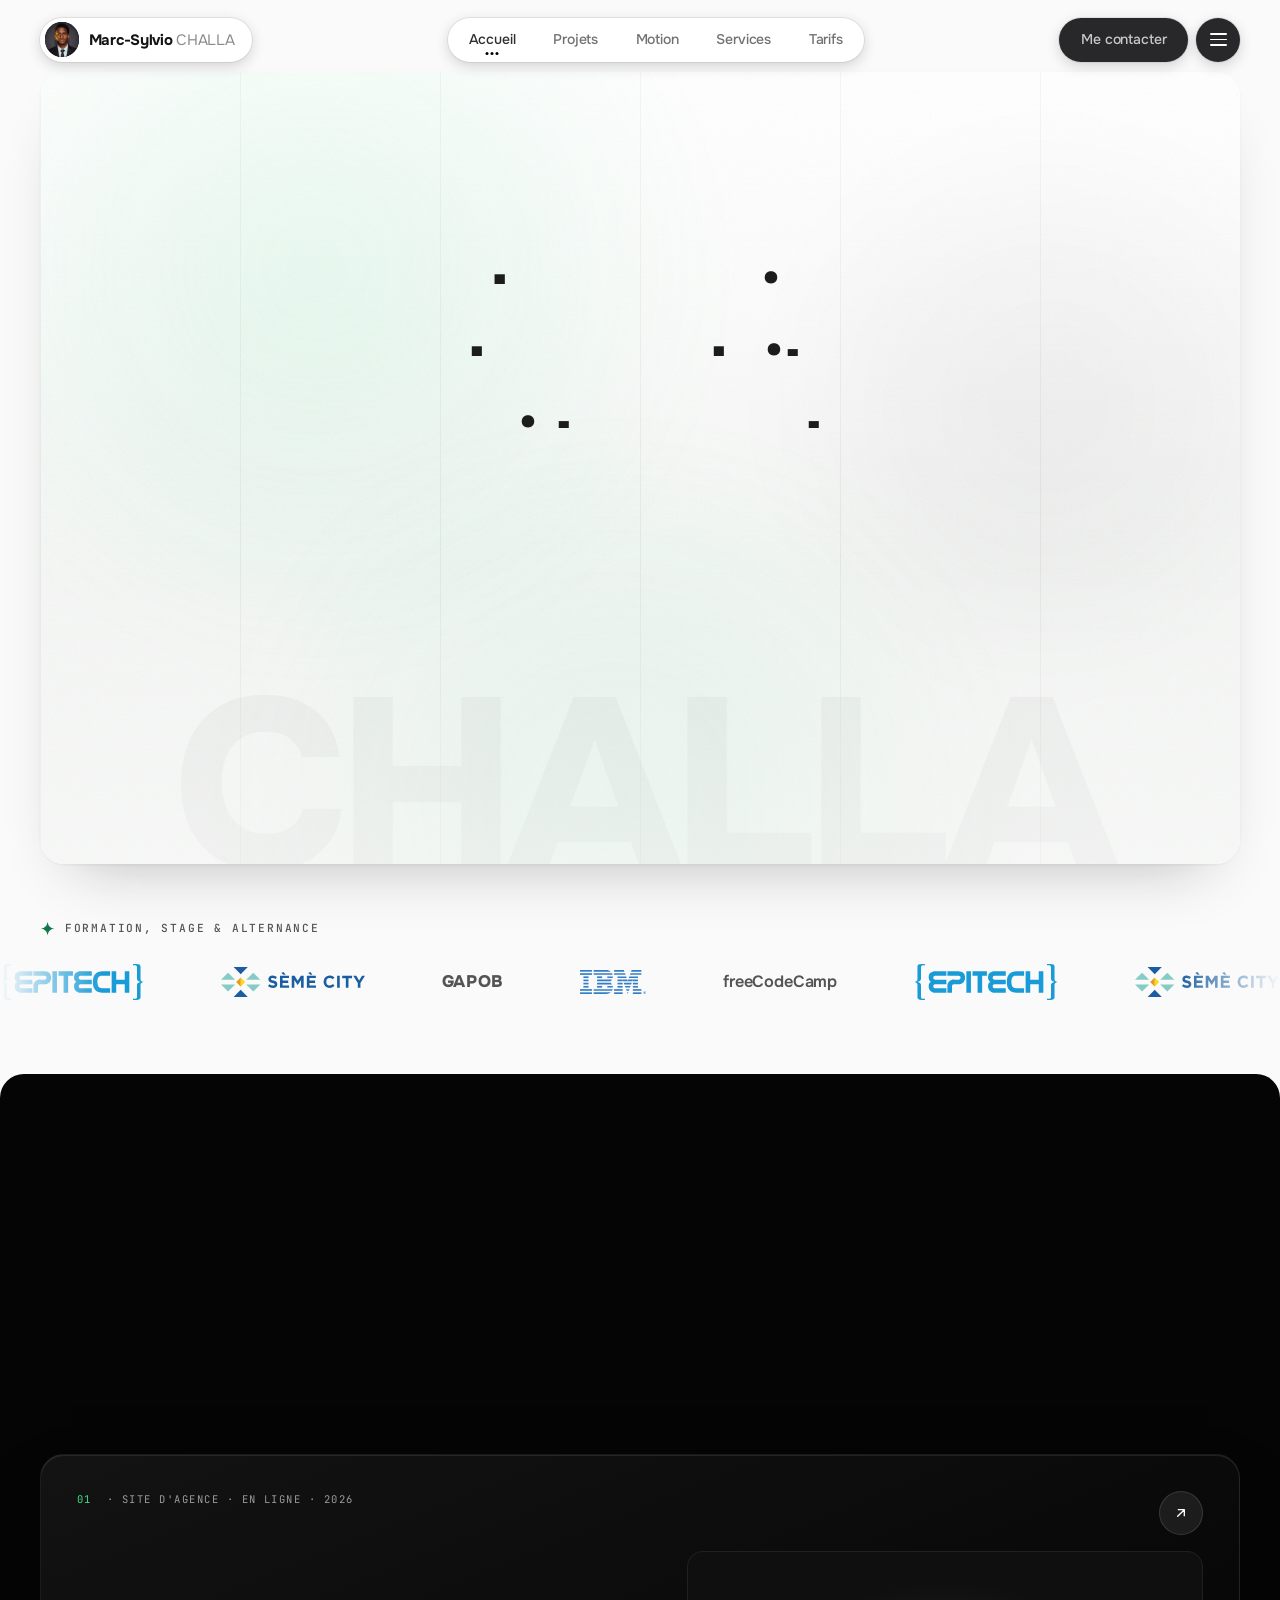
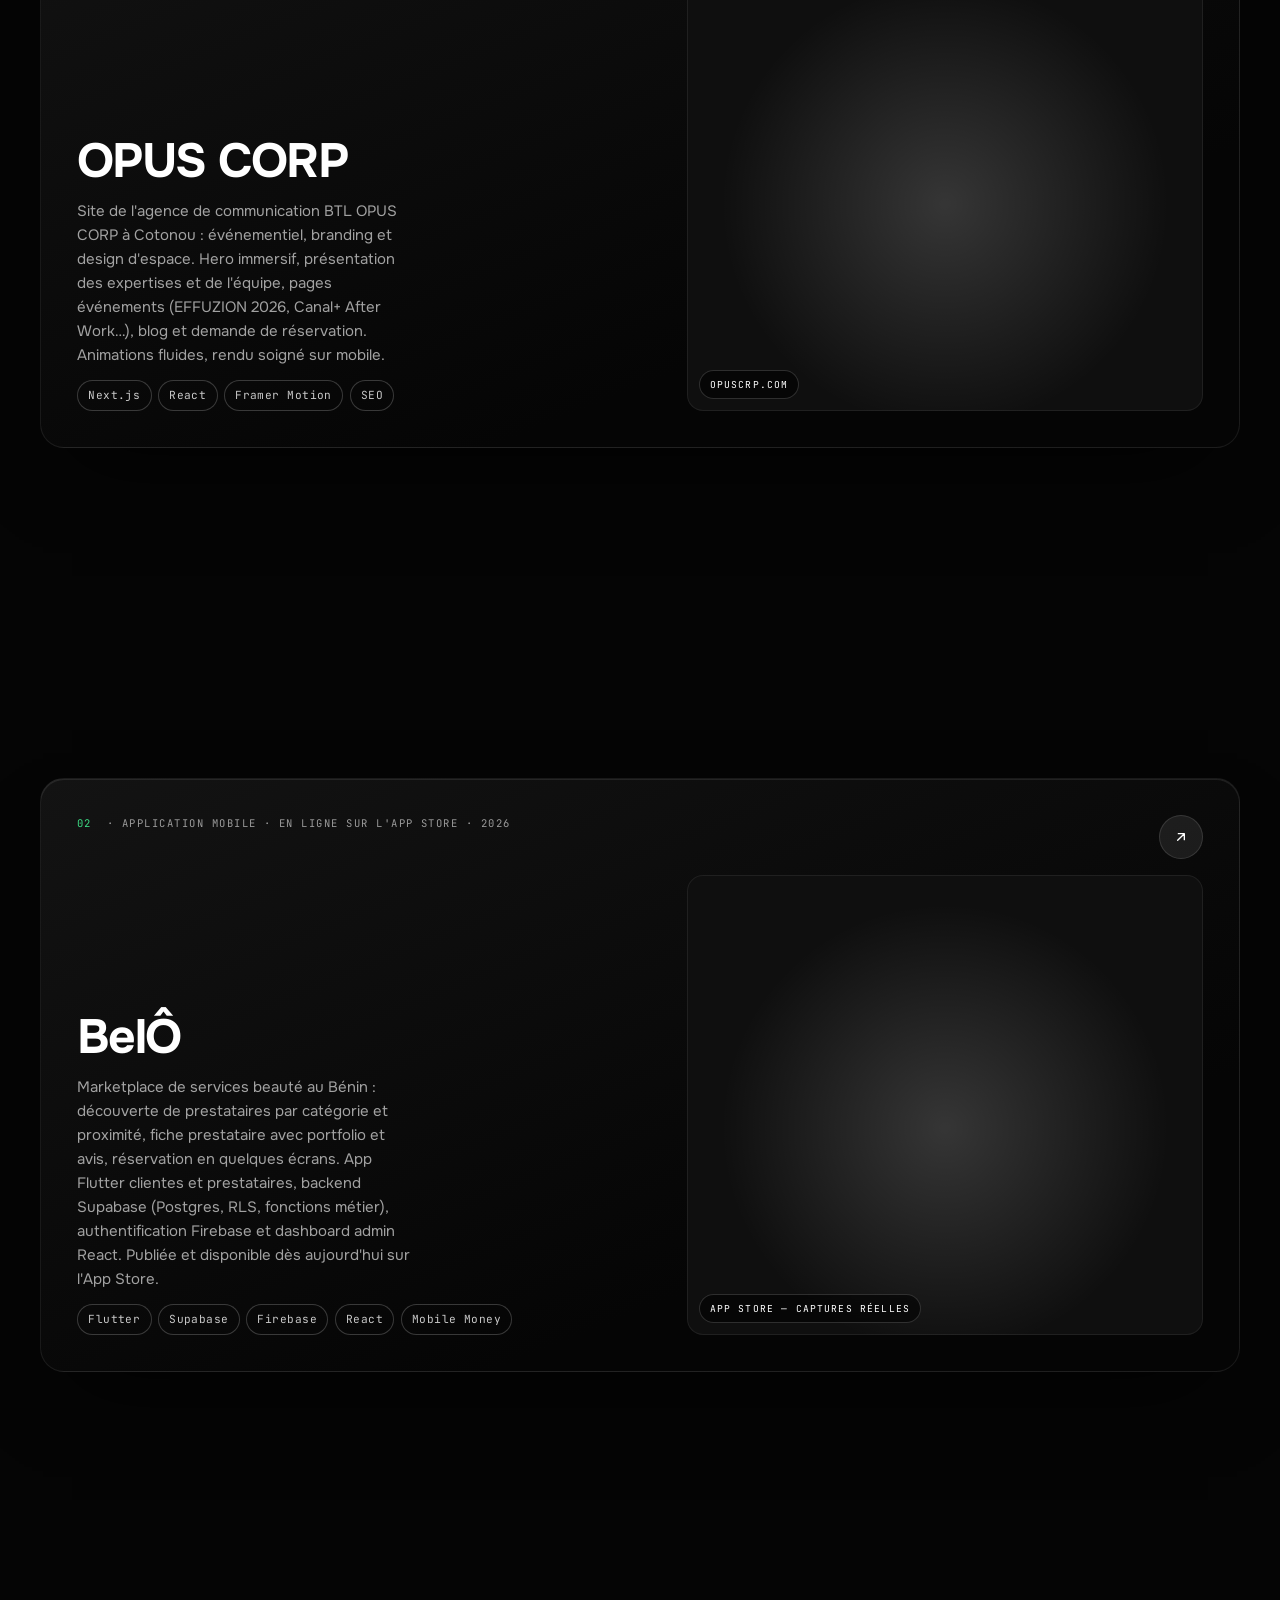
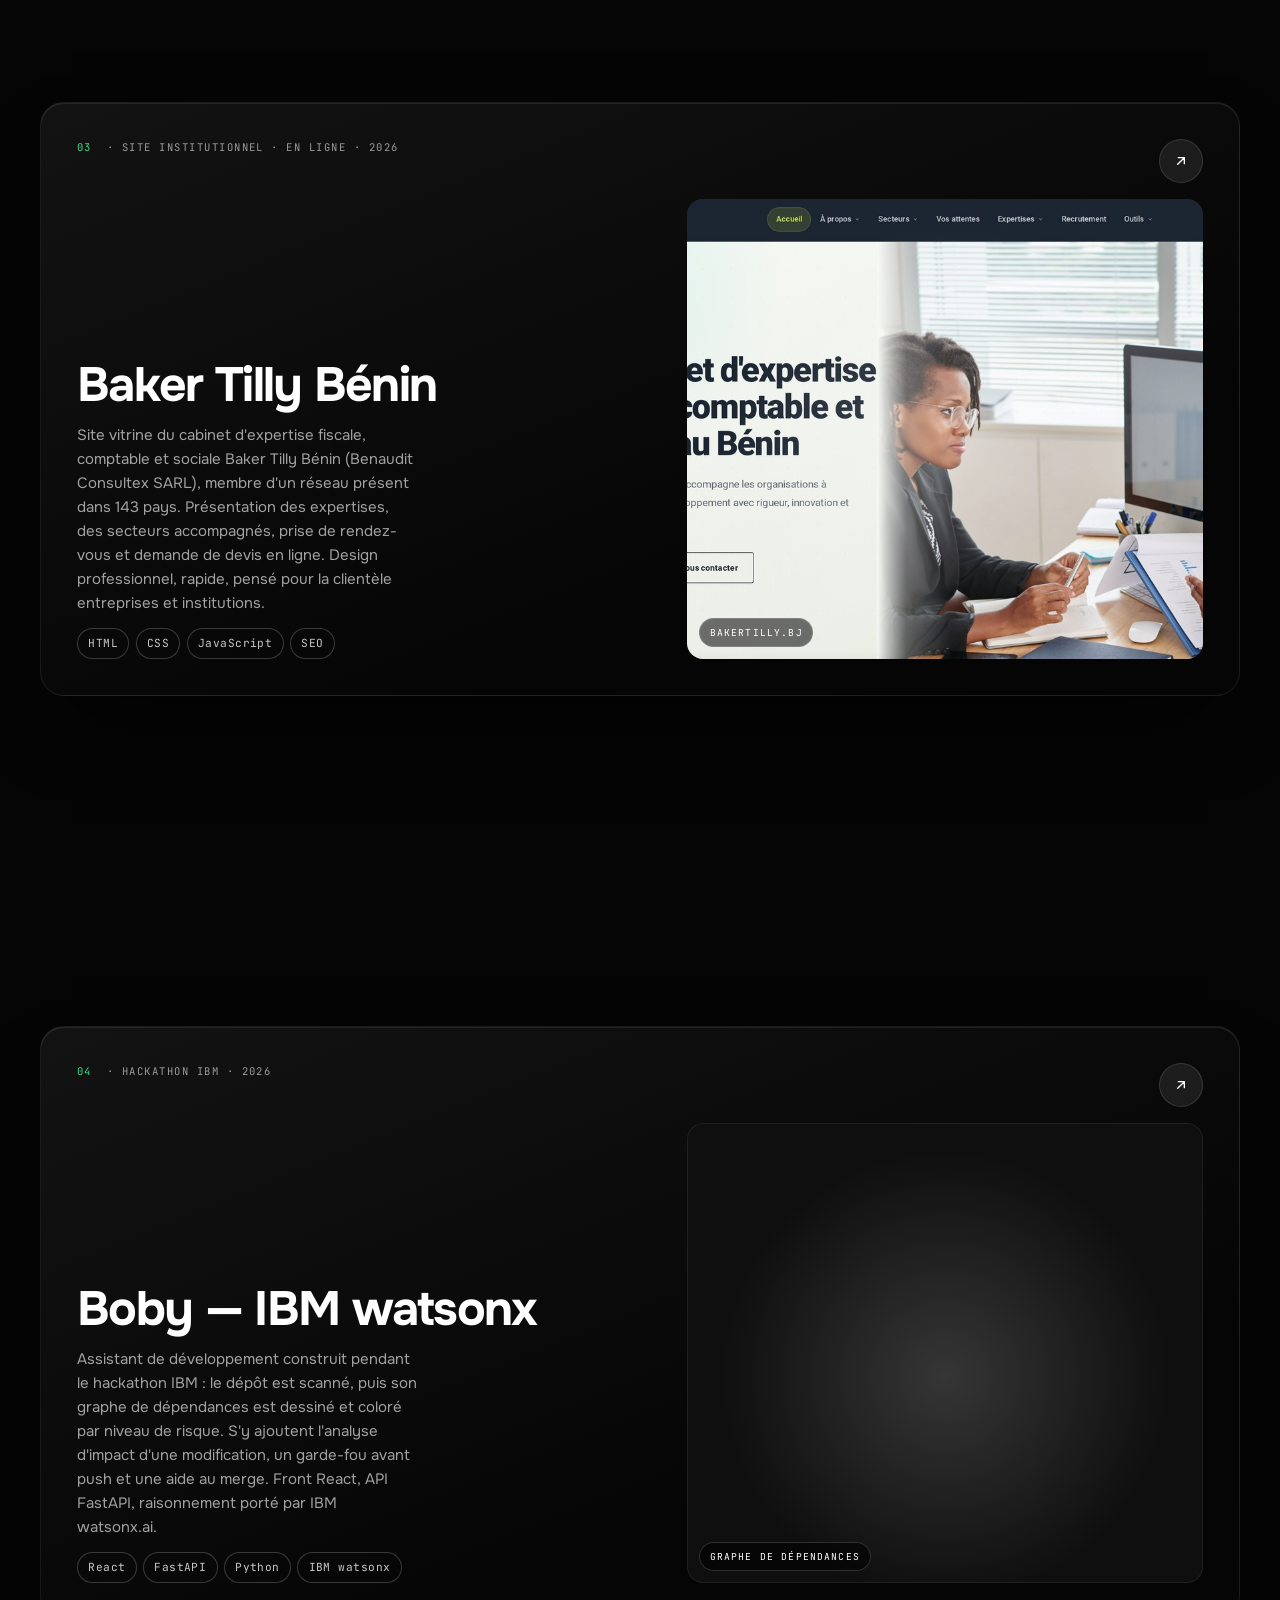
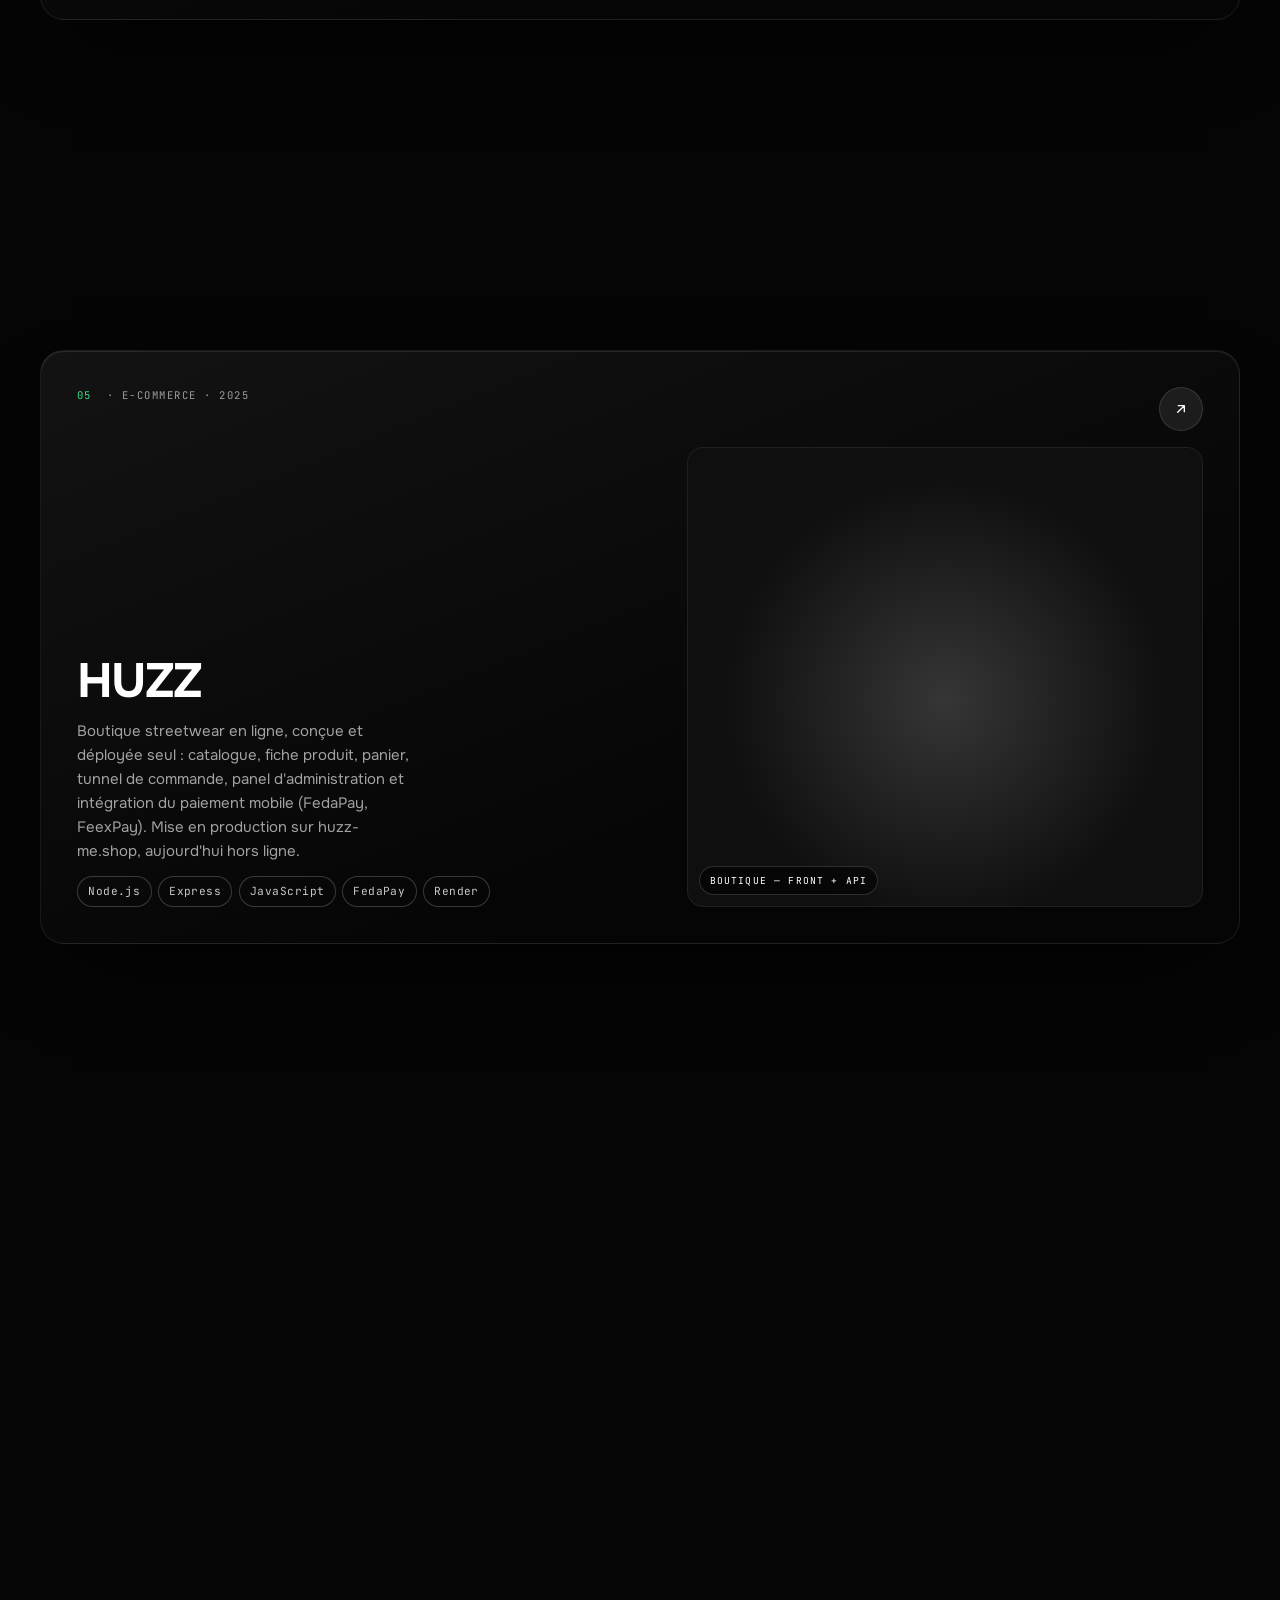
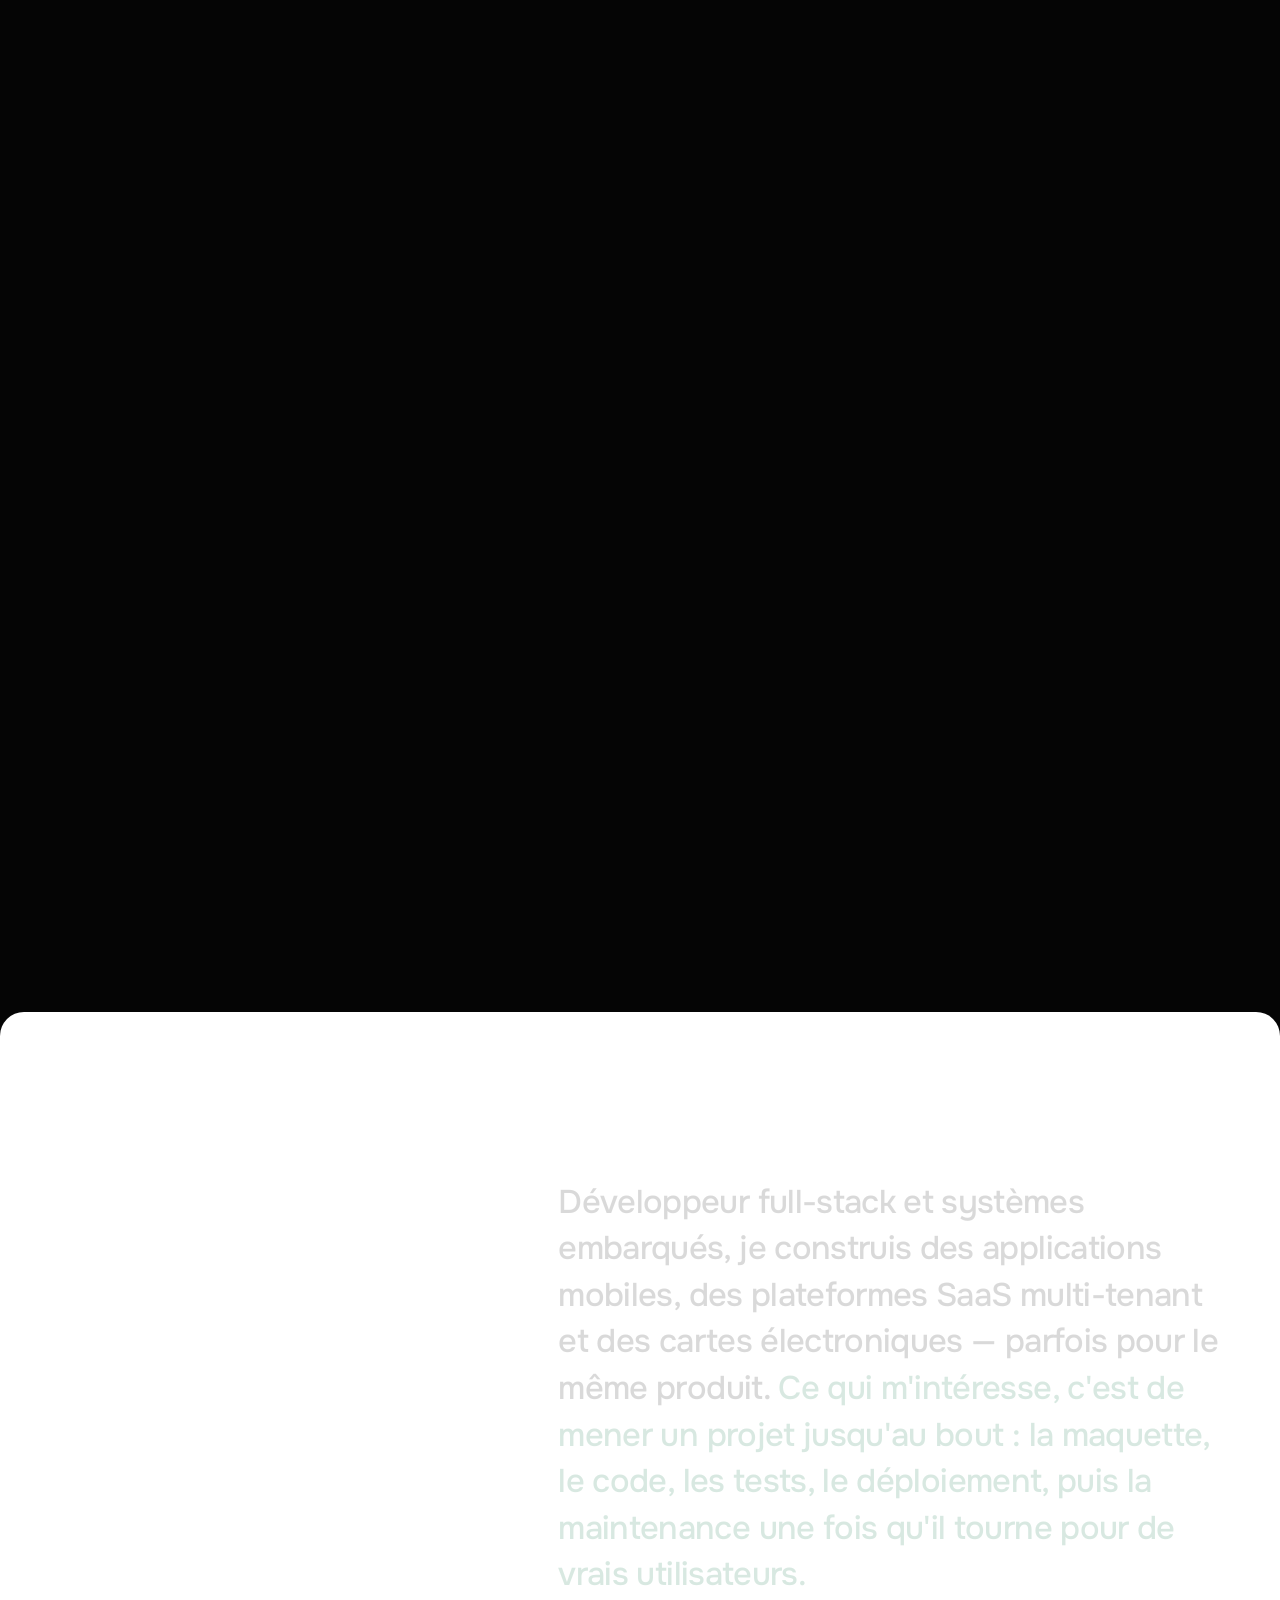
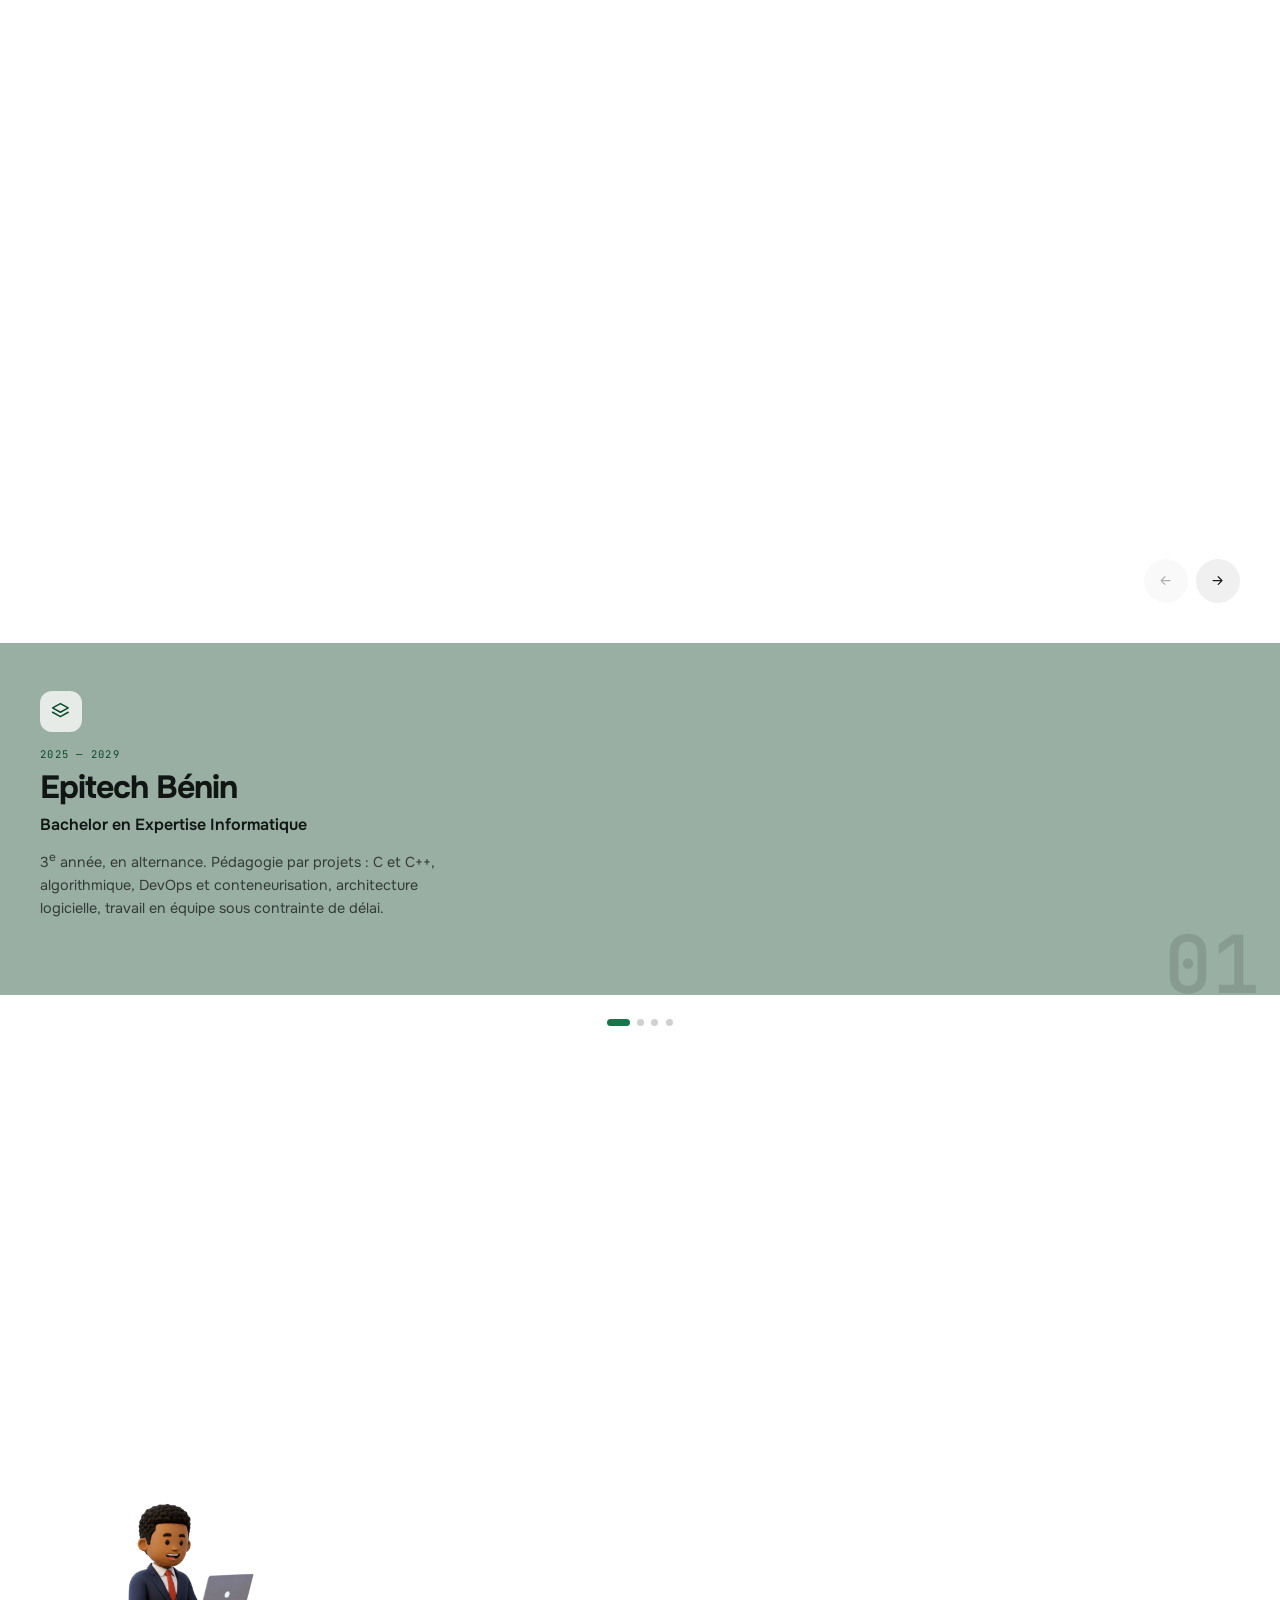
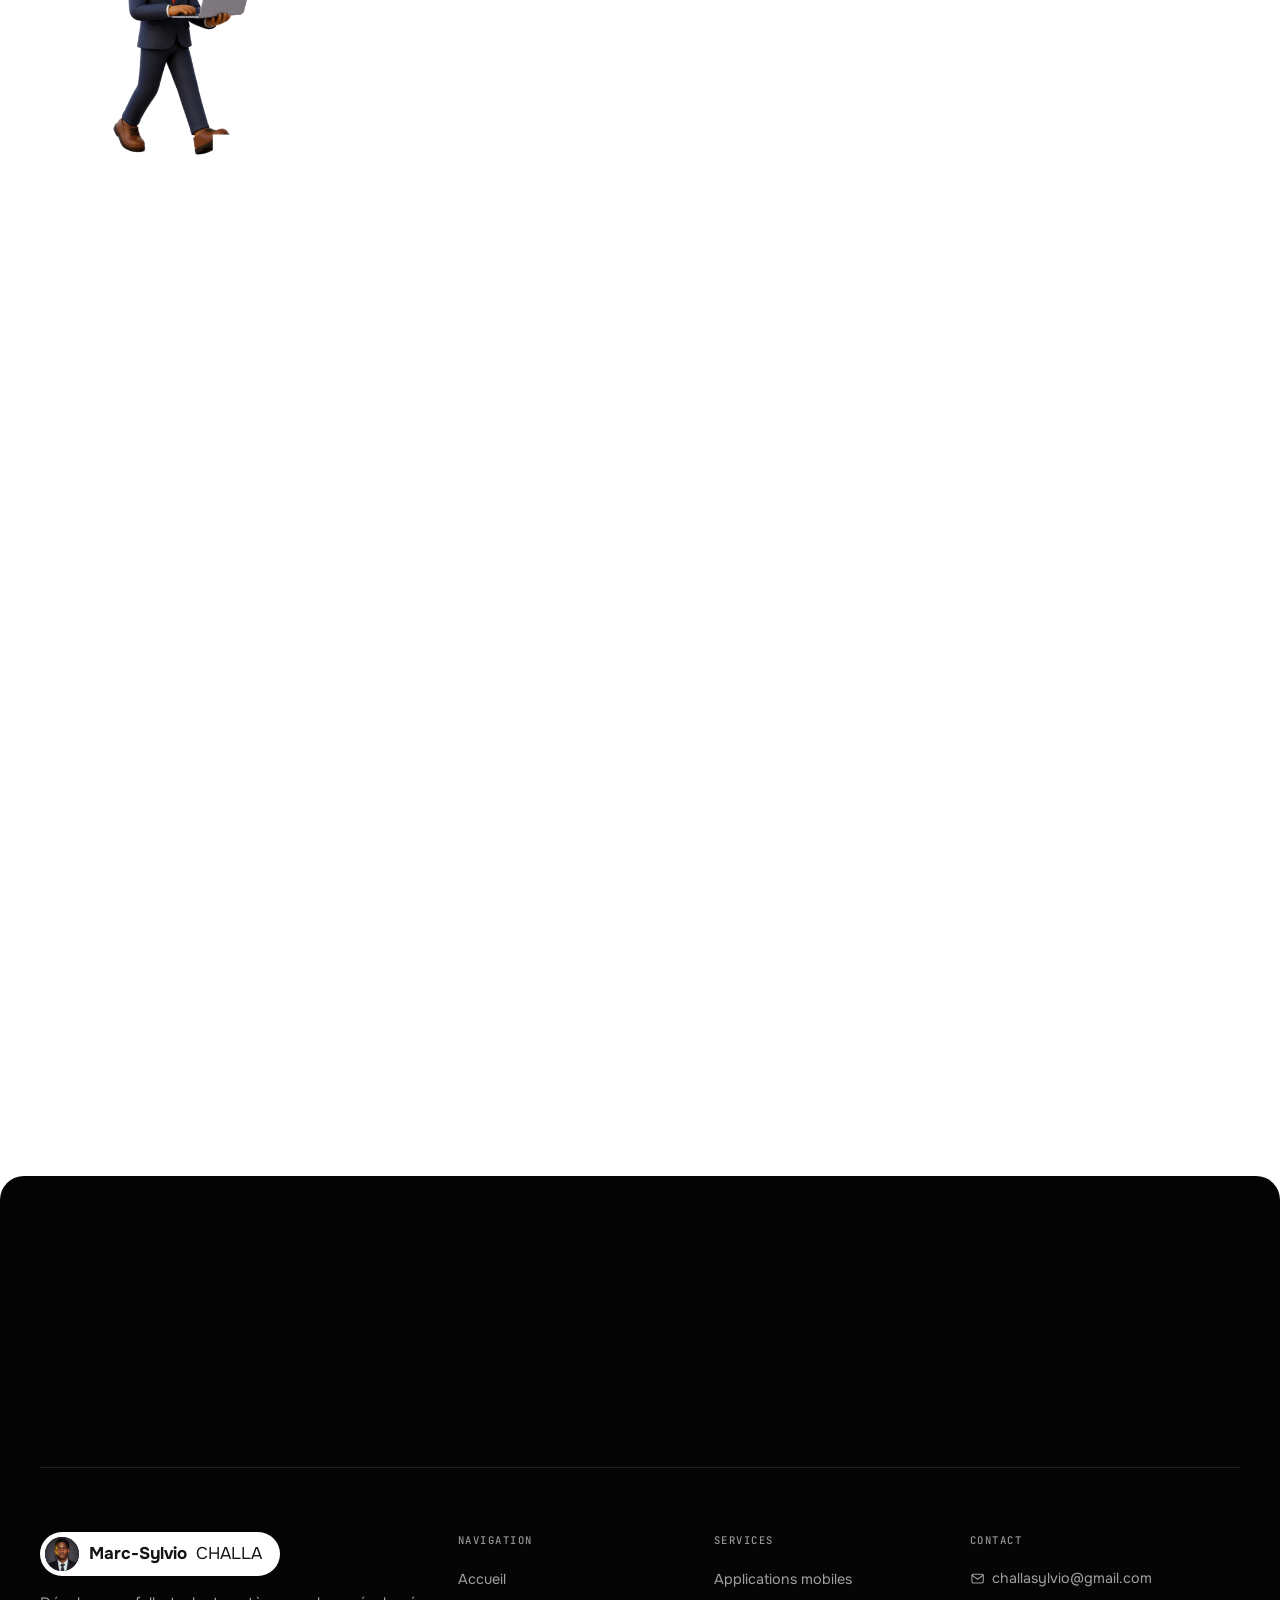
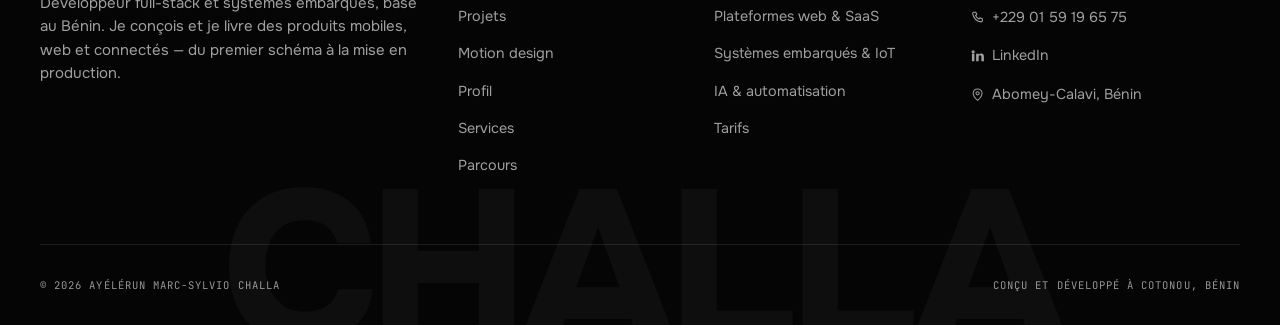
<file: index.html>
<!DOCTYPE html>
<html lang="fr">
<head>
<meta charset="UTF-8" />
<meta name="viewport" content="width=device-width, initial-scale=1, viewport-fit=cover" />
<title>Marc-Sylvio CHALLA — Développeur full-stack &amp; systèmes embarqués</title>
<meta name="description" content="Marc-Sylvio CHALLA, développeur full-stack et systèmes embarqués basé au Bénin. Applications mobiles Flutter, plateformes SaaS Next.js et NestJS, cartes Arduino et ESP32, motion design et identité de marque — du premier schéma à la mise en production." />
<meta name="author" content="Ayélérun Marc-Sylvio CHALLA" />
<meta name="keywords" content="développeur Bénin, Flutter, Next.js, NestJS, Supabase, Arduino, ESP32, IoT, SaaS, motion design, design graphique, Remotion, Cotonou, Epitech" />
<meta property="og:type" content="website" />
<meta property="og:locale" content="fr_FR" />
<meta property="og:title" content="Marc-Sylvio CHALLA — Développeur full-stack &amp; systèmes embarqués" />
<meta property="og:description" content="Applications mobiles, plateformes SaaS, objets connectés. Du premier schéma à la mise en production." />
<meta property="og:image" content="assets/marc-sylvio.jpg" />
<meta name="twitter:card" content="summary_large_image" />
<meta name="theme-color" content="#FAFAFA" />
<meta name="color-scheme" content="dark light" />
<link rel="preconnect" href="https://fonts.googleapis.com">
<link rel="preconnect" href="https://fonts.gstatic.com" crossorigin>
<link href="https://fonts.googleapis.com/css2?family=Onest:wght@400;500;600;700;800&family=JetBrains+Mono:wght@400;500;600&display=swap" rel="stylesheet">
<link rel="icon" href="data:image/svg+xml,<svg xmlns='http://www.w3.org/2000/svg' viewBox='0 0 48 48'><rect width='48' height='48' rx='12' fill='%23121212'/><text x='24' y='33' font-family='Helvetica,Arial,sans-serif' font-size='24' font-weight='700' fill='%23FFFFFF' text-anchor='middle'>M</text></svg>">

<style>
/* ============================================================
   AYÉLÉRUN MARC-SYLVIO CHALLA — Portfolio
   Design system : greyscale + accent vert, liquid glass, motion sobre
   Fichier unique, aucune dépendance externe hors polices Google et Web3Forms.
   ============================================================ */

/* ---------- 1. Tokens ---------- */
:root{
  /* Surfaces sombres — greyscale calé sur faustoswald.com */
  --ink:        #000000;   /* noir pur */
  --dark-950:   #050505;
  --dark-900:   #0B0B0B;
  --dark-850:   #131313;
  --dark-800:   #1C1C1C;
  --dark-700:   #2B2B2B;
  --dark-600:   #3A3A3A;

  /* Surfaces claires */
  --white:      #FFFFFF;
  --paper:      #FAFAFA;
  --paper-2:    #F0F0F0;
  --line:       #DEDEDE;
  --line-dark:  rgba(255,255,255,.10);

  /* Texte */
  --fg-dark:    #1C1C1C;     /* texte sur clair */
  --fg-muted:   #545454;     /* secondaire sur clair — 5.9:1 */
  --fg-light:   #FFFFFF;     /* texte sur sombre */
  --fg-dim:     rgba(255,255,255,.62);
  --fg-faint:   rgba(255,255,255,.58);   /* AA : 4.5:1 mini pour les micro-labels */

  /* Accent */
  /* Vert d'accent — jamais en aplat, seulement en ponctuation */
  --accent:     #3DDC84;     /* sur fond sombre — 11,4:1 */
  --accent-2:   #6BE8A5;
  --accent-ink: #12784A;     /* sur fond clair  — 5,3:1 */
  --accent-deep:#12784A;
  --accent-dot: #22C55E;

  /* Rayons */
  --r-pill: 999px;
  --r-xl:   1.5rem;    /* 24px */
  --r-lg:   1rem;      /* 16px */
  --r-md:   .75rem;    /* 12px */
  --r-sm:   .5rem;     /*  8px */

  /* Courbes (Emil Kowalski / animations.dev) */
  --ease-out:    cubic-bezier(0.23, 1, 0.32, 1);
  --ease-in-out: cubic-bezier(0.77, 0, 0.175, 1);
  --ease-drawer: cubic-bezier(0.32, 0.72, 0, 1);
  --ease-soft:   cubic-bezier(0.16, 1, 0.3, 1);

  /* Durées */
  --d-press: 140ms;
  --d-hover: 220ms;
  --d-ui:    240ms;
  --d-panel: 420ms;
  --d-reveal:760ms;

  /* Layout */
  --shell: 84rem;
  --pad:   1.25rem;
  --blur:  18px;
}
@media (min-width: 640px){ :root{ --pad: 2rem; } }
@media (min-width: 1024px){ :root{ --pad: 2.5rem; } }

/* Sur mobile, le backdrop-filter est coûteux : on l'allège. */
@media (max-width: 640px){ :root{ --blur: 12px; } }

/* ---------- 2. Reset ---------- */
*,*::before,*::after{ box-sizing:border-box; margin:0; padding:0 }
html{
  -webkit-text-size-adjust:100%;
  scroll-behavior:smooth;
  overflow-x:clip;
  background:var(--paper);
}
body{
  font-family:'Onest', system-ui, -apple-system, 'Segoe UI', sans-serif;
  background:var(--paper);
  color:var(--fg-dark);
  font-size:clamp(.95rem, .4vw + .85rem, 1.0625rem);
  line-height:1.6;
  -webkit-font-smoothing:antialiased;
  -moz-osx-font-smoothing:grayscale;
  overflow-x:clip;              /* 'clip' et non 'hidden' : 'hidden' casserait position:sticky */
  overscroll-behavior-y:none;
}
img,svg,video{ display:block; max-width:100% }
a{ color:inherit; text-decoration:none }
button{ font:inherit; color:inherit; background:none; border:none; cursor:pointer; -webkit-tap-highlight-color:transparent }
ul,ol{ list-style:none }
input,textarea{ font:inherit; color:inherit }
::selection{ background:var(--accent); color:var(--dark-950) }
:focus-visible{ outline:2px solid currentColor; outline-offset:3px; border-radius:4px }
.sr-only{ position:absolute!important; width:1px; height:1px; padding:0; margin:-1px; overflow:hidden; clip:rect(0,0,0,0); white-space:nowrap; border:0 }

/* ---------- 3. Primitives ---------- */
.shell{ width:100%; max-width:var(--shell); margin-inline:auto; padding-inline:var(--pad) }

.mono{ font-family:'JetBrains Mono', ui-monospace, SFMono-Regular, Menlo, monospace }

.eyebrow{
  display:inline-flex; align-items:center; gap:.6rem;
  font-family:'JetBrains Mono', monospace;
  font-size:.7rem; font-weight:500; text-transform:uppercase; letter-spacing:.16em;
  color:var(--fg-dim);
}
.eyebrow svg{ width:.95rem; height:.95rem; flex:none; color:var(--accent); opacity:.85 }
/* Sur petit écran on resserre : sur deux lignes, l'icône se décrochait du texte */
@media (max-width:380px){
  .tok b{ font-size:.5rem; padding:.26rem .4rem; gap:.24rem }
  .tok img{ width:.7rem; height:.7rem }
  .orb-core{ width:4rem; height:4rem; margin:-2rem 0 0 -2rem }
}
@media (max-width:560px){
  .eyebrow{ font-size:.6rem; letter-spacing:.1em; gap:.45rem }
  .eyebrow svg{ width:.85rem; height:.85rem }
}
.eyebrow--dark{ color:var(--fg-muted) }
.eyebrow--dark svg{ color:var(--accent-ink); opacity:1 }

/* Titres — tracking négatif qui s'accentue avec la taille (Apple HIG) */
.display{
  font-size:clamp(2.75rem, 9.5vw, 7.5rem);
  font-weight:800; line-height:1; letter-spacing:-.04em;
}
.h2{
  font-size:clamp(2rem, 5.4vw, 4rem);
  font-weight:700; line-height:1.02; letter-spacing:-.032em;
}
.h3{
  font-size:clamp(1.35rem, 2.6vw, 2rem);
  font-weight:600; line-height:1.14; letter-spacing:-.022em;
}
.lead{ font-size:clamp(1rem, .6vw + .9rem, 1.25rem); line-height:1.55; color:var(--fg-dim) }
.lead--dark{ color:var(--fg-muted) }

/* Boutons pilule */
.btn{
  display:inline-flex; align-items:center; gap:.75rem;
  border-radius:var(--r-pill);
  font-size:.9375rem; font-weight:500; letter-spacing:-.01em;
  padding:.4rem .4rem .4rem 1.5rem;
  min-height:44px;                       /* cible tactile */
  transition:background-color var(--d-hover) ease, color var(--d-hover) ease,
             border-color var(--d-hover) ease, transform var(--d-press) var(--ease-out);
  will-change:transform;
}
.btn:active{ transform:scale(.97) }
.btn__ico{
  width:2.1rem; height:2.1rem; flex:none;
  display:grid; place-items:center; border-radius:50%;
  transition:transform var(--d-hover) var(--ease-out);
}
.btn__ico svg{ width:1rem; height:1rem }
.btn--accent{
  background:var(--ink); color:var(--white);
  box-shadow:0 6px 20px -6px rgba(0,0,0,.45), 0 0 0 1px rgba(0,0,0,.06);
}
/* Sur fond sombre la pilule noire disparaissait : elle s'inverse en blanc. */
.dark .btn--accent, #footer .btn--accent, .stats-panel .btn--accent{
  background:var(--white); color:var(--ink);
  box-shadow:0 10px 30px -10px rgba(0,0,0,.8), 0 0 0 1px rgba(255,255,255,.14);
}
.dark .btn--accent .btn__ico, #footer .btn--accent .btn__ico{ background:var(--accent); color:var(--ink) }
.btn--accent .btn__ico{ background:var(--accent); color:var(--ink) }
.btn--dark{ background:var(--dark-950); color:var(--fg-light) }
.btn--dark .btn__ico{ background:var(--accent); color:var(--dark-950) }
.btn--light{ background:var(--white); color:var(--fg-dark) }
.btn--light .btn__ico{ background:var(--dark-900); color:var(--accent) }
.btn--ghost{
  background:transparent; color:var(--fg-light);
  box-shadow:inset 0 0 0 1px rgba(255,255,255,.22);
  padding:.4rem 1.5rem; min-height:44px;
}
.btn--ghost-dark{
  background:transparent; color:var(--fg-dark);
  box-shadow:inset 0 0 0 1px var(--line);
  padding:.4rem 1.5rem;
}
@media (hover:hover) and (pointer:fine){
  .btn--accent:hover{
    background:#1A1A1A; transform:translateY(-2px) scale(1.02);
    box-shadow:0 10px 28px -8px rgba(0,0,0,.5), 0 0 0 1px rgba(0,0,0,.08);
  }
  .dark .btn--accent:hover, #footer .btn--accent:hover{ background:#F0F0F0 }
  .btn--dark:hover{ background:var(--dark-800) }
  .btn--light:hover{ background:var(--paper) }
  .btn--ghost:hover{ background:rgba(255,255,255,.07); box-shadow:inset 0 0 0 1px rgba(255,255,255,.4) }
  .btn--ghost-dark:hover{ background:var(--paper); box-shadow:inset 0 0 0 1px var(--fg-dark) }
  .btn:hover .btn__ico{ transform:translateX(3px) }
  .btn--diag:hover .btn__ico{ transform:translate(2px,-2px) }
}

/* Puces techno */
.chip{
  display:inline-flex; align-items:center; gap:.4rem;
  font-family:'JetBrains Mono', monospace; font-size:.7rem; letter-spacing:.04em;
  padding:.4rem .7rem; border-radius:var(--r-pill);
  box-shadow:inset 0 0 0 1px rgba(255,255,255,.2);
  color:rgba(255,255,255,.78); white-space:nowrap;
}
.chip--dark{ box-shadow:inset 0 0 0 1px var(--line); color:var(--fg-muted) }

/* Verre liquide — matériau translucide (Apple : arête haute lumineuse) */
.glass{
  background:linear-gradient(155deg, rgba(255,255,255,.13), rgba(255,255,255,.035) 60%);
  -webkit-backdrop-filter:blur(var(--blur)) saturate(165%);
  backdrop-filter:blur(var(--blur)) saturate(165%);
  border:1px solid rgba(255,255,255,.14);
  border-top-color:rgba(255,255,255,.32);
  box-shadow:0 32px 64px -28px rgba(0,0,0,.65), inset 0 1px 0 rgba(255,255,255,.14);
}
/* On n'empile jamais deux surfaces translucides claires (lisibilité) */
.glass .glass{ -webkit-backdrop-filter:none; backdrop-filter:none; background:rgba(255,255,255,.06) }

/* ---------- 4. Barre de progression ---------- */
#progress{
  position:fixed; inset:0 0 auto 0; height:2px; z-index:90;
  background:var(--accent); transform:scaleX(0); transform-origin:0 50%;
  will-change:transform; pointer-events:none;
}

/* ---------- 4b. Bulle d'action flottante ---------- */
#fab{
  position:fixed; z-index:75;
  left:50%; bottom:calc(1rem + env(safe-area-inset-bottom));
  display:inline-flex; align-items:center; gap:.5rem;
  min-height:44px; padding:.65rem 1.15rem; border-radius:var(--r-pill);
  font-size:.85rem; font-weight:500; color:var(--fg-light);
  background:rgba(28,28,28,.82);
  -webkit-backdrop-filter:blur(14px) saturate(160%);
  backdrop-filter:blur(14px) saturate(160%);
  box-shadow:0 12px 32px -10px rgba(0,0,0,.6), inset 0 0 0 1px rgba(255,255,255,.16),
             inset 0 1px 0 rgba(255,255,255,.2);
  opacity:0; visibility:hidden; pointer-events:none;
  transform:translate(-50%, 20px);
  transition:opacity var(--d-ui) var(--ease-out), transform var(--d-ui) var(--ease-out),
             visibility 0s linear var(--d-ui), background-color var(--d-hover) ease;
}
#fab.is-on{
  opacity:1; visibility:visible; pointer-events:auto;
  transform:translate(-50%, 0); transition-delay:0s;
}
#fab svg{ width:1rem; height:1rem; color:var(--accent); flex:none }
#fab:active{ transform:translate(-50%,0) scale(.96) }
/* Sur grand écran on la décale à droite : centrée, elle passerait sur le texte */
@media (min-width:1024px){
  #fab{ left:auto; right:1.75rem; bottom:1.75rem; transform:translate(0,20px) }
  #fab.is-on{ transform:translate(0,0) }
  #fab:active{ transform:translate(0,0) scale(.96) }
}
@media (hover:hover) and (pointer:fine){ #fab:hover{ background:rgba(17,49,34,.92) } }
@media (prefers-reduced-transparency: reduce){ #fab{ background:var(--dark-850) } }

/* ---------- 5. Loader ---------- */
#loader{
  position:fixed; inset:0; z-index:200;
  display:flex; flex-direction:column; align-items:center; justify-content:center; gap:2.5rem;
  background:var(--dark-950); color:var(--fg-light);
  border-radius:0 0 var(--r-xl) var(--r-xl);
  transform:translateY(0);
  transition:transform 720ms var(--ease-out);
}
#loader.is-done{ transform:translateY(-101%) }
#loader .l-mark{
  display:flex; align-items:center; gap:.7rem;
  font-size:1.35rem; font-weight:700; letter-spacing:-.02em;
  transition:opacity 420ms ease, transform 420ms var(--ease-out);
}
#loader.is-done .l-mark,#loader.is-done .l-bar{ opacity:0; transform:translateY(-10px) }
#loader .l-mark svg{ width:1.6rem; height:1.6rem; color:var(--accent) }
#loader .l-bar{
  width:min(20rem,68vw); display:flex; flex-direction:column; gap:.7rem;
  transition:opacity 420ms ease, transform 420ms var(--ease-out);
}
#loader .l-track{ height:1px; background:rgba(255,255,255,.16); overflow:hidden }
#loader .l-fill{ height:100%; width:100%; background:var(--accent);
  transform:scaleX(0); transform-origin:0 50% }
#loader .l-row{
  display:flex; justify-content:space-between;
  font-family:'JetBrains Mono',monospace; font-size:.68rem; letter-spacing:.14em;
  text-transform:uppercase; color:var(--fg-faint);
}
#loader .l-num{ color:var(--accent); font-variant-numeric:tabular-nums }
html.is-locked, body.is-locked{ overflow:hidden; height:100% }

/* ---------- 6. Header — pilules flottantes ---------- */
#header{
  position:fixed; inset:0 0 auto 0; z-index:80;
  padding-block:clamp(.7rem,1.6vw,1.1rem);
  transition:transform 320ms var(--ease-out);
}
#header .bar{ display:flex; align-items:center; justify-content:space-between; gap:1rem }

/* Ombre douce commune — la même sur toutes les pilules, jamais lourde */
/* Sur le hero clair, une ombre seule ne suffisait plus : on ajoute un liseré. */
.brand, #nav-desk, .btn-contact, #menu-btn{
  box-shadow:0 4px 14px rgba(0,0,0,.16), 0 0 0 1px rgba(20,20,20,.07);
}

/* La marque est une pilule : le header flotte au-dessus de sections claires
   comme sombres, du texte nu y deviendrait illisible. */
.brand{
  display:inline-flex; align-items:center; gap:.6rem;
  height:2.75rem; padding:0 1.1rem 0 .3rem;
  border-radius:var(--r-pill); background:var(--white); color:#141414;
}
.brand-name{ font-weight:600; font-size:.9375rem; letter-spacing:-.02em; white-space:nowrap }
.brand-name span{ color:#8A8A8A; font-weight:400 }
@media (max-width:900px){
  .brand-name{ display:none }
  .brand{ padding:0; background:transparent; box-shadow:none }
  .brand .avatar{ width:2.75rem; height:2.75rem; font-size:.95rem;
    box-shadow:0 4px 14px rgba(0,0,0,.16), 0 0 0 2px rgba(255,255,255,.9) }
}

.avatar{
  position:relative; flex:none; display:grid; place-items:center; overflow:hidden;
  width:2.15rem; height:2.15rem; border-radius:50%;
  background:var(--dark-900); color:var(--white);
  font-size:.8rem; font-weight:700; letter-spacing:0;
  transition:transform 320ms var(--ease-out);
}
.avatar img{ position:absolute; inset:0; width:100%; height:100%; object-fit:cover }
.avatar--lg{ width:3.25rem; height:3.25rem; font-size:1.2rem }
@media (hover:hover) and (pointer:fine){ .brand:hover .avatar{ transform:scale(1.04) } }

/* Pilule de navigation blanche, comme sur la référence */
#nav-desk{ display:none }
@media (min-width:900px){
  #nav-desk{
    display:flex; align-items:center; justify-content:space-between;
    flex:1; max-width:26rem; height:2.75rem; padding:0 .5rem;
    border-radius:var(--r-pill); background:var(--white);
  }
}
#nav-desk a{
  position:relative; display:flex; align-items:center; height:100%; padding:0 .8rem;
  font-size:.875rem; font-weight:500; letter-spacing:-.01em;
  color:#2E2E2E; opacity:.68;      /* .5 comme la référence tombait à 2,96:1 — sous le seuil AA */
  transition:opacity var(--d-hover) ease;
}
@media (hover:hover) and (pointer:fine){ #nav-desk a:hover{ opacity:.86 } }
#nav-desk a[aria-current="true"]{ opacity:1 }
/* Indicateur : trois points sous le libellé actif */
#nav-desk a[aria-current="true"]::after{
  content:''; position:absolute; left:50%; bottom:7px;
  width:3px; height:3px; border-radius:50%; background:#000;
  box-shadow:-5px 0 0 #000, 5px 0 0 #000;
  transform:translateX(-50%);
}

.h-right{ display:flex; align-items:center; gap:.5rem }

.btn-contact{
  display:none; align-items:center; height:2.75rem; padding:0 1.35rem;
  border-radius:var(--r-pill); background:#28282A; color:#C8C8C8;
  font-size:.875rem; font-weight:500; letter-spacing:-.01em; white-space:nowrap;
  transition:background-color var(--d-hover) ease, color var(--d-hover) ease, transform var(--d-press) var(--ease-out);
}
@media (min-width:900px){ .btn-contact{ display:inline-flex } }
.btn-contact:active{ transform:translateY(0) scale(.97) }
@media (hover:hover) and (pointer:fine){
  .btn-contact:hover{ background:#323234; color:#fff; transform:translateY(-1px) }
}

/* Bouton menu : circulaire sur mobile, étiqueté sur grand écran */
#menu-btn{
  display:inline-grid; place-items:center; flex:none;
  width:2.75rem; height:2.75rem; border-radius:50%;
  background:#28282A; color:var(--fg-light);
  transition:background-color var(--d-hover) ease, transform var(--d-press) var(--ease-out);
}
#menu-btn:active{ transform:scale(.94) }
@media (hover:hover) and (pointer:fine){ #menu-btn:hover{ background:#323234 } }
#menu-btn .lines{ display:grid; gap:4px; width:17px }
#menu-btn .lines i{ display:block; height:1.5px; background:currentColor; border-radius:2px;
  transition:transform var(--d-ui) var(--ease-out) }

/* ---------- 7. Hero ---------- */
#hero{
  position:relative;
  padding:calc(4.5rem + env(safe-area-inset-top)) 0 3rem;
  background:var(--paper);
}
.hero-card{
  box-shadow:0 1px 3px rgba(20,20,20,.06), 0 30px 60px -34px rgba(20,20,20,.3);
  position:relative; isolation:isolate; overflow:hidden;
  border-radius:var(--r-xl);
  min-height:min(84svh, 46rem);
  display:flex; flex-direction:column; justify-content:center;
  padding:clamp(1.35rem, 4vw, 3.5rem);
  background:var(--white);
  transform-origin:50% 100%;
  will-change:transform, opacity;
}
@media (max-width:640px){ .hero-card{ min-height:min(74svh, 40rem) } }
@media (min-width:1024px){ .hero-card{ min-height:min(88svh, 50rem) } }

/* Fond animé — nappes de lumière verte (remplaçable par une vidéo Kling) */
.aurora{ position:absolute; inset:0; z-index:0; overflow:hidden; background:var(--dark-900) }
.aurora i{
  position:absolute; display:block; border-radius:50%;
  filter:blur(64px); opacity:.9; will-change:transform;
}
.aurora{ background:linear-gradient(180deg, #FFFFFF 0%, #F7F8F7 60%, #F1F3F1 100%) }
/* Lignes de repère verticales : de la texture sans ajouter de couleur */
.aurora::before{
  content:''; position:absolute; inset:0; pointer-events:none;
  background-image:linear-gradient(90deg, rgba(20,20,20,.05) 1px, transparent 1px);
  background-size:calc(100% / 6) 100%;
}
.aurora i:nth-child(1){ width:70%; padding-bottom:70%; left:-12%; top:-28%;
  background:radial-gradient(circle, rgba(61,220,132,.16), transparent 66%);
  animation:drift1 26s var(--ease-in-out) infinite alternate }
.aurora i:nth-child(2){ width:56%; padding-bottom:56%; right:-12%; top:0%;
  background:radial-gradient(circle, rgba(20,20,20,.07), transparent 64%);
  animation:drift2 32s var(--ease-in-out) infinite alternate }
.aurora i:nth-child(3){ width:80%; padding-bottom:56%; left:8%; bottom:-34%;
  background:radial-gradient(circle, rgba(61,220,132,.11), transparent 68%);
  animation:drift3 38s var(--ease-in-out) infinite alternate }
/* Grain fin : casse le banding des dégradés */
.aurora::after{
  content:''; position:absolute; inset:-50%; opacity:.16; pointer-events:none;
  background-image:url("data:image/svg+xml,%3Csvg xmlns='http://www.w3.org/2000/svg' width='140' height='140'%3E%3Cfilter id='n'%3E%3CfeTurbulence type='fractalNoise' baseFrequency='.85' numOctaves='3'/%3E%3C/filter%3E%3Crect width='140' height='140' filter='url(%23n)' opacity='.5'/%3E%3C/svg%3E");
}
/* Emplacement pour un clip Kling en boucle (voir README) */
#hero-video{
  position:absolute; inset:0; z-index:0; width:100%; height:100%;
  object-fit:cover; opacity:.55; mix-blend-mode:screen; display:none;
}
#hero-video[src]{ display:block }

/* Voile de lisibilité */
.hero-card::after{
  content:''; position:absolute; inset:0; z-index:1; pointer-events:none;
  background:linear-gradient(to top, rgba(255,255,255,.45) 0%, transparent 40%, rgba(255,255,255,.3) 100%);
}

/* Filigrane géant */
.watermark{
  position:absolute; left:50%; bottom:-.08em; z-index:1;
  transform:translateX(-50%); pointer-events:none; user-select:none;
  font-size:clamp(4.5rem, 19vw, 18rem); font-weight:800; line-height:.78;
  letter-spacing:-.05em; white-space:nowrap;
  color:rgba(20,20,20,.045);
  will-change:transform;
}

/* Ligne de confiance : anneaux qui se chevauchent + pilule, façon référence */
.trust{ --ts:clamp(2.1rem, 4.4vw, 2.5rem); display:inline-flex; align-items:center }
.trust-ring{
  position:relative; flex:none; display:grid; place-items:center;
  width:var(--ts); height:var(--ts); padding:5px; border-radius:50%;
  background:#28282A; box-shadow:inset 0 0 0 1px rgba(255,255,255,.4);
  transition:transform 350ms var(--ease-out);
}
.trust-ring > span{
  display:grid; place-items:center; width:100%; height:100%;
  border-radius:50%; background:var(--white);
}
.trust-ring img{ width:60%; height:60%; object-fit:contain }
.trust-ring:nth-child(1){ z-index:1 }
.trust-ring:nth-child(2){ z-index:2; margin-left:calc(var(--ts) * -.3) }
.trust-ring:nth-child(3){ z-index:4; margin-left:calc(var(--ts) * -.3) }
.trust-pill{
  height:var(--ts); display:inline-flex; align-items:center;
  margin-left:calc(var(--ts) * -.3);
  padding-left:calc(var(--ts) * .46); padding-right:1rem;
  border-radius:var(--r-pill); background:#28282A;
  box-shadow:inset 0 0 0 1px rgba(255,255,255,.4);
  font-size:clamp(.7rem, 1.4vw, .8125rem); font-weight:500; color:#C4C2C3; white-space:nowrap;
  gap:.5rem;
}
.trust-pill .dot{
  width:.4rem; height:.4rem; border-radius:50%; background:var(--accent-dot); flex:none;
  box-shadow:0 0 0 3px rgba(34,197,94,.2);
}
.trust{ max-width:100% }
.tp-short{ display:none }
@media (max-width:640px){
  .trust{ --ts:1.9rem }
  .trust-pill{ font-size:.64rem; padding-right:.7rem; gap:.4rem }
  .tp-long{ display:none }
  .tp-short{ display:inline }
}
@media (max-width:380px){
  .trust-ring:nth-child(1){ display:none }   /* trois anneaux + pilule ne tiennent plus */
}
@media (hover:hover) and (pointer:fine){
  .trust:hover .trust-ring:nth-child(1){ transform:translateY(-2px) }
  .trust:hover .trust-ring:nth-child(2){ transform:translateY(-4px) }
  .trust:hover .trust-ring:nth-child(3){ transform:translateY(-2px) }
}

/* Colonne unique centrée : moins d'éléments, plus de calme */
.hero-inner{
  position:relative; z-index:5; color:var(--fg-dark);
  display:flex; flex-direction:column; align-items:center; text-align:center;
  gap:clamp(1.1rem, 2.4vw, 1.75rem);
  width:100%; max-width:46rem; margin-inline:auto;
}
.hero-inner .display{
  /* poids 700 plutôt que 800 : même présence, sans la lourdeur */
  font-weight:700; letter-spacing:-.032em;
  font-size:clamp(1.95rem, 5.6vw, 4.5rem);
  margin-bottom:.1em;
}
.hero-inner .lead{ max-width:46ch; color:var(--fg-muted) }
.hero-cta{ display:flex; flex-wrap:wrap; gap:.7rem; justify-content:center }
@media (max-width:480px){
  .hero-cta{ flex-direction:column; align-items:center; width:100% }
  .hero-cta .btn{ width:100%; max-width:20rem; justify-content:center }
  /* le libellé principal doit tenir sur une ligne dans la pilule */
  .hero-cta .btn--accent{ padding-left:1.15rem; font-size:.875rem }
}

/* Barre d'état bas de hero */
.hero-status{
  position:relative; z-index:5; margin-top:auto; padding-top:1.25rem;
  border-top:1px solid var(--line);
  display:flex; align-items:center; justify-content:space-between; gap:1rem;
  font-family:'JetBrains Mono',monospace; font-size:.66rem; text-transform:uppercase;
  letter-spacing:.13em; color:#6E6E6E;   /* #8A8A8A tombait a 3,45:1 sur blanc */
}
.hero-status .mid{ display:none }
@media (min-width:768px){ .hero-status .mid{ display:block } }
/* Sur mobile la barre se cassait en deux lignes : on ne garde que l'indice de défilement */
@media (max-width:640px){
  .hero-status{ justify-content:center; font-size:.6rem; letter-spacing:.1em }
  .hero-status > span:first-child{ display:none }
}
.scroll-hint{ display:inline-flex; align-items:center; gap:.5rem }
.scroll-hint svg{ width:.8rem; height:.8rem; animation:nudge 2.4s var(--ease-in-out) infinite }
@keyframes nudge{ 0%,100%{ transform:translateY(0); opacity:.5 } 50%{ transform:translateY(4px); opacity:1 } }

/* ---------- 8. Marquee techno ---------- */
#marquee{ background:var(--paper); padding-block:.5rem 4.5rem; overflow:hidden }
#marquee .eyebrow{ display:flex; margin-bottom:1.5rem }
.mq{ display:flex; overflow:hidden; -webkit-mask-image:linear-gradient(90deg,transparent,#000 8%,#000 92%,transparent);
  mask-image:linear-gradient(90deg,transparent,#000 8%,#000 92%,transparent) }
.mq-track{ display:flex; flex:none; align-items:center; will-change:transform;
  animation:mq 46s linear infinite }
@keyframes mq{ from{ transform:translate3d(0,0,0) } to{ transform:translate3d(-100%,0,0) } }
.wm{
  display:inline-flex; align-items:center; flex:none; white-space:nowrap;
  height:2.5rem; margin-right:clamp(2.5rem,6vw,5rem);
  color:var(--fg-muted); line-height:1;
}
/* Mur de logos monochrome : couleurs normalisées, aucune ne prend le dessus */
.wm img{
  height:100%; width:auto; max-width:9rem; object-fit:contain;
  opacity:.9;
  transition:opacity var(--d-hover) ease;
}
.wm img ~ b{ display:none }        /* le repli typographique ne sert que si le logo manque */
@media (hover:hover) and (pointer:fine){ .mq:hover .wm img{ opacity:1 } }
@media (max-width:640px){ .wm{ height:2rem } }
@media (hover:hover) and (pointer:fine){ .mq:hover .mq-track{ animation-play-state:paused } }

/* ---------- 9. Sections claires ---------- */
.light{
  background:var(--white); color:var(--fg-dark);
  border-radius:var(--r-xl) var(--r-xl) 0 0;
  position:relative; z-index:2;
}
.light + .light{ border-radius:0 }
.dark{ background:var(--dark-950); color:var(--fg-light); position:relative; z-index:2 }
.dark--round{ border-radius:var(--r-xl) var(--r-xl) 0 0 }
.sec{ padding-block:clamp(4rem, 9vw, 8rem) }

/* --- Profil --- */
.about-grid{ display:grid; gap:3rem; align-items:start }
@media (min-width:1024px){ .about-grid{ grid-template-columns:.8fr 1.2fr; gap:4rem } }
.about-visual{ position:relative; display:flex; flex-direction:column; gap:2.5rem; align-items:center }
@media (min-width:1024px){ .about-visual{ align-items:flex-start } }
/* Système orbital : la photo au centre, les technos en révolution autour.
   Chaque pastille contre-tourne pour rester lisible à l'endroit. */
.orbit{
  position:relative; width:min(100%, 26rem); aspect-ratio:1;
  margin-inline:auto; color:var(--accent-ink);
}
.orb-ring{ position:absolute; border-radius:50%; pointer-events:none }
.orb-ring--a{ inset:14%; border:1px dashed rgba(18,120,74,.32) }
.orb-ring--b{ inset:31%; border:1px solid rgba(18,120,74,.16) }
.orb-core{
  position:absolute; left:50%; top:50%; width:6.5rem; height:6.5rem; margin:-3.25rem 0 0 -3.25rem;
  border-radius:50%; overflow:hidden; display:grid; place-items:center;
  background:var(--dark-900); color:var(--accent); font-size:1.5rem; font-weight:700;
  box-shadow:0 12px 30px -12px rgba(20,20,20,.45), 0 0 0 6px var(--white), 0 0 0 7px rgba(18,120,74,.22);
}
.orb-core img{ position:absolute; inset:0; width:100%; height:100%; object-fit:cover }
.orb-spin{ position:absolute; inset:14%; animation:spin 52s linear infinite }
.tok{ position:absolute; left:var(--x); top:var(--y); transform:translate(-50%,-50%) }
.tok b{
  display:flex; align-items:center; gap:.4rem; white-space:nowrap;
  font-family:'JetBrains Mono',monospace; font-size:.62rem; font-weight:500; letter-spacing:.02em;
  padding:.4rem .7rem; border-radius:var(--r-pill);
  background:var(--white); color:var(--fg-dark);
  box-shadow:0 2px 8px -2px rgba(28,28,28,.14), inset 0 0 0 1px var(--line);
  animation:spin 52s linear infinite reverse;   /* annule la rotation du parent */
}
.tok img{ width:.9rem; height:.9rem; flex:none; object-fit:contain }
@media (max-width:560px){
  .tok b{ font-size:.55rem; padding:.3rem .48rem; gap:.28rem }
  .tok img{ width:.78rem; height:.78rem }
  .orb-core{ width:4.5rem; height:4.5rem; margin:-2.25rem 0 0 -2.25rem; font-size:1.2rem }
}

.about-note{ display:flex; align-items:flex-start; gap:.75rem; font-size:.9rem; color:var(--fg-muted); max-width:20rem }
.about-note svg{ width:1.15rem; height:1.15rem; flex:none; margin-top:.2rem; color:var(--accent-ink) }

/* Texte révélé mot à mot au scroll */
.reveal-text{
  font-size:clamp(1.3rem, 2.6vw, 2.05rem); font-weight:500;
  line-height:1.42; letter-spacing:-.02em; color:var(--fg-dark);
}
.reveal-text .w{ opacity:.16; transition:opacity 180ms linear }
.reveal-text .w.accent{ color:var(--accent-ink) }

.about-meta{ display:grid; gap:1.25rem; margin-top:3rem }
@media (min-width:640px){ .about-meta{ grid-template-columns:repeat(2,1fr) } }
.mcard{
  position:relative; overflow:hidden; isolation:isolate;
  border-radius:var(--r-xl);
  padding:clamp(1.6rem,3vw,2.1rem) clamp(1.4rem,2.6vw,1.9rem);
  /* Verre épais gris : dégradé + liseré haut lumineux + ombre portée profonde.
     La section est blanche, donc l'épaisseur vient des couches, pas du flou. */
  background:linear-gradient(158deg, rgba(233,233,233,.96), rgba(202,204,203,.9));
  -webkit-backdrop-filter:blur(18px) saturate(115%);
  backdrop-filter:blur(18px) saturate(115%);
  border:1px solid rgba(255,255,255,.75);
  box-shadow:
    0 26px 50px -26px rgba(20,20,20,.38),
    0 5px 12px -8px rgba(20,20,20,.14),
    inset 0 1px 0 rgba(255,255,255,1),
    inset 0 -18px 34px -24px rgba(20,20,20,.22);
  transition:transform 320ms var(--ease-out), box-shadow 320ms ease;
}
.mcard .chip--dark{ background:rgba(255,255,255,.85); box-shadow:inset 0 0 0 1px rgba(20,20,20,.12) }
.mcard-n{
  position:absolute; right:1rem; bottom:-1.1rem; z-index:-1;
  font-family:'JetBrains Mono',monospace; font-size:5.5rem; font-weight:600; line-height:1;
  color:#141414; opacity:.1; pointer-events:none; user-select:none;
}
.mcard h4{ font-family:'JetBrains Mono',monospace; font-size:.66rem; text-transform:uppercase;
  letter-spacing:.14em; color:var(--fg-muted); font-weight:500; margin-bottom:1rem }
@media (hover:hover) and (pointer:fine){
  .mcard:hover{
    transform:translateY(-3px);
    box-shadow:
      0 34px 60px -26px rgba(20,20,20,.44),
      0 5px 12px -8px rgba(20,20,20,.14),
      inset 0 1px 0 rgba(255,255,255,1),
      inset 0 -18px 34px -24px rgba(20,20,20,.22);
  }
}
@media (prefers-reduced-transparency: reduce){
  .mcard{ background:var(--paper-2); -webkit-backdrop-filter:none; backdrop-filter:none }
}
.tags{ display:flex; flex-wrap:wrap; gap:.4rem }

/* --- Services --- */
.srows{ margin-top:clamp(2.5rem,5vw,4rem) }
.srow{ border-top:1px solid var(--line) }
.srow:last-child{ border-bottom:1px solid var(--line) }
.srow a{
  position:relative; isolation:isolate;
  display:flex; align-items:center; gap:1rem;
  padding:clamp(1.4rem,3vw,2.1rem) clamp(.75rem,2vw,1.5rem);
  border-radius:var(--r-lg);
}
.srow a::before{
  content:''; position:absolute; inset:0; z-index:0; border-radius:inherit;
  background:var(--paper); opacity:0; transform:scaleY(.55); transform-origin:50% 50%;
  transition:opacity 300ms var(--ease-out), transform 300ms var(--ease-out);
}
.srow .n{
  position:relative; z-index:1; flex:none; width:2.2rem;
  font-family:'JetBrains Mono',monospace; font-size:.8rem; color:var(--accent-ink);
  transition:transform 300ms var(--ease-out);
}
.srow h3{ position:relative; z-index:1; flex:1; min-width:0;
  font-size:clamp(1.3rem,3.2vw,2.15rem); font-weight:600; letter-spacing:-.025em; line-height:1.1;
  transition:transform 300ms var(--ease-out) }
.srow p{ position:relative; z-index:1; display:none; max-width:22rem; font-size:.875rem; color:var(--fg-muted) }
@media (min-width:1024px){ .srow p{ display:block } }
.srow .go{
  position:relative; z-index:1; flex:none;
  width:2.75rem; height:2.75rem; display:grid; place-items:center; border-radius:50%;
  background:var(--dark-950); color:var(--accent);
  transition:transform 300ms var(--ease-out);
}
.srow .go svg{ width:.95rem; height:.95rem }
@media (hover:hover) and (pointer:fine){
  .srow a:hover::before{ opacity:1; transform:scaleY(1) }
  .srow a:hover .n{ transform:translateX(4px) }
  .srow a:hover h3{ transform:translateX(8px) }
  .srow a:hover .go{ transform:translate(4px,-4px) }
}

.svc-head{ display:grid; gap:2.5rem; align-items:center }
@media (min-width:900px){ .svc-head{ grid-template-columns:1.15fr .85fr; gap:3rem } }

/* --- Diplômes en diapositives --- */
.sec--compact{ padding-block:calc(clamp(4rem, 9vw, 8rem) * .6) }   /* 40 % de moins */
/* Ces sections prolongent une plage claire : pas de coins arrondis. */
#formation, #tarifs, #interets{ border-radius:0 }

.edu-head{ display:flex; align-items:flex-end; justify-content:space-between; gap:1.5rem; flex-wrap:wrap }
.edu-nav{ display:flex; gap:.5rem }
.edu-nav button{
  width:2.75rem; height:2.75rem; display:grid; place-items:center; border-radius:50%;
  background:var(--paper-2); color:var(--fg-dark);
  transition:background-color var(--d-hover) ease, transform var(--d-press) var(--ease-out);
}
.edu-nav button svg{ width:.95rem; height:.95rem }
.edu-nav button:active{ transform:scale(.92) }
.edu-nav button[disabled]{ opacity:.35; cursor:not-allowed }
@media (hover:hover) and (pointer:fine){ .edu-nav button:not([disabled]):hover{ background:#D9DCDA } }

.edu-track{
  display:grid; grid-auto-flow:column; grid-auto-columns:100%;
  gap:0; margin-top:clamp(1.75rem,3.5vw,2.5rem);
  overflow-x:auto; scroll-snap-type:x mandatory; overscroll-behavior-x:contain;
  scrollbar-width:none; -ms-overflow-style:none;
}
.edu-track::-webkit-scrollbar{ display:none }
.edu-card{
  scroll-snap-align:center; position:relative; isolation:isolate; overflow:hidden;
  min-height:clamp(17rem, 32vw, 22rem);
  display:flex; flex-direction:column; gap:.5rem;
  border-radius:0;
  padding:clamp(1.75rem, 4vw, 3rem) var(--pad);
  background:#9AAFA3;
  color:#101613;
}
.edu-ico{ width:2.6rem; height:2.6rem; display:grid; place-items:center; border-radius:var(--r-md);
  background:rgba(255,255,255,.75); color:#0C4A2E; margin-bottom:.35rem }
.edu-ico svg{ width:1.3rem; height:1.3rem }
.edu-year{ font-family:'JetBrains Mono',monospace; font-size:.66rem; letter-spacing:.12em; color:#0C4A2E }
.edu-card h3{ font-size:clamp(1.5rem,3.2vw,2rem); font-weight:700; letter-spacing:-.03em; line-height:1.05 }
.edu-deg{ font-size:1rem; font-weight:600; color:#101613 }
.edu-txt{ margin-top:.15rem; font-size:.9rem; color:rgba(16,22,19,.75); max-width:44ch }
.edu-i{
  position:absolute; right:1.25rem; bottom:-.6rem; z-index:-1;
  font-family:'JetBrains Mono',monospace; font-size:5rem; font-weight:600; line-height:1;
  color:#101613; opacity:.12; pointer-events:none; user-select:none;
}
.edu-dots{ display:flex; justify-content:center; gap:.45rem; margin-top:1.5rem; padding-inline:var(--pad) }
.edu-dot{ width:.45rem; height:.45rem; border-radius:var(--r-pill); background:rgba(20,20,20,.2);
  transition:width var(--d-ui) var(--ease-out), background-color var(--d-ui) ease }
.edu-dot.on{ width:1.4rem; background:var(--accent-ink) }

/* --- Tarifs révélés par le personnage --- */
/* Le personnage sort du cadre : on écrête sur la section, qui occupe toute la
   largeur, pour qu'il disparaisse au bord réel de l'écran. 'clip' et non 'hidden' :
   'hidden' créerait un conteneur de défilement et casserait position:sticky. */
#tarifs{ overflow-x:clip; overflow-y:visible }
.walk-scene{ --p:0; margin-top:clamp(1.75rem,3vw,2.25rem) }
.walk-rail{ position:relative; width:100%; container-type:inline-size }
.walk-panel{
  /* clip-path : révélation sans coût de layout ni de paint.
     Elle s'achève à p=0,8 ; les 20 % restants servent à la sortie du personnage,
     qui reste ainsi toujours collé au bord révélé. */
  clip-path:inset(0 max(0%, calc((.8 - var(--p)) * 125%)) 0 0 round var(--r-xl));
}

.walker{
  /* top+bottom fixent la hauteur sur celle de la carte ; le ratio donne la largeur */
  position:absolute; left:0; top:0; bottom:0; z-index:2;
  width:auto; aspect-ratio:916/1004; max-width:34cqw;
  overflow:hidden; pointer-events:none;
  /* Jusqu'à p=0,8 il suit le bord de la révélation ; au-delà, un second terme
     l'emmène hors cadre. Un simple (largeur + sa largeur) le faisait sortir bien
     trop tôt sur mobile, où il occupe presque toute la largeur du rail. */
  transform:translateX(calc(var(--p) * 100cqw + max(0px, (var(--p) - .8) * 500%)));
  /* La fusion porte sur le conteneur : posée sur la vidéo, le transform du
     conteneur isolerait le groupe de fusion et le fond blanc resterait opaque. */
  mix-blend-mode:multiply;
}
.walker video{
  position:absolute; inset:0; width:100%; height:100%; object-fit:contain;
  /* Le corps entier reste visible ; seul le coin bas-droit, où se trouve le
     filigrane KlingAI, est découpé — le personnage n'y passe jamais. */
  clip-path:polygon(0 0, 100% 0, 100% 85%, 64% 85%, 64% 100%, 0 100%);
  /* Le fond de la source est blanc pur, mais la compression H.264 laisse des
     pixels à 250-254 autour du sujet : en multiply ils formaient un voile gris.
     Ce léger gain écrase ces valeurs à 255 sans toucher au personnage. */
  filter:brightness(1.06);
}
/* Sur écran étroit, à hauteur de carte il occuperait presque toute la largeur
   et n'aurait plus la place d'avancer : on le cale en bas, plus compact. */
@media (max-width:820px){
  /* Calé en haut de la carte et dimensionné par la largeur : le corps tient
     entier, et il reste de la place pour qu'on le voie avancer. */
  .walker{ top:0; bottom:auto; height:auto; width:min(44cqw, 10rem); max-width:none }
}
@media (prefers-reduced-motion: reduce){
  .walk-panel{ clip-path:none }
  .walker{ transform:none; opacity:0 }
}
@media (prefers-reduced-transparency: reduce){ .walker video{ mix-blend-mode:normal } }

/* --- Panneau stats --- */
.stats-panel{
  border-radius:var(--r-xl); background:var(--dark-950); color:var(--fg-light);
  padding:clamp(2.25rem,5vw,4rem);
  position:relative; overflow:hidden;
}
.stats-panel::before{
  content:''; position:absolute; width:34rem; height:34rem; right:-12rem; top:-16rem;
  background:radial-gradient(circle, rgba(150,150,150,.4), transparent 68%); filter:blur(50px);
  pointer-events:none;
}
.stats-grid{ position:relative; display:grid; grid-template-columns:repeat(2,1fr); gap:2.5rem 1.5rem;
  margin-top:clamp(2.5rem,5vw,3.5rem) }
@media (min-width:1024px){ .stats-grid{ grid-template-columns:repeat(4,1fr) } }
.stat .num{ font-size:clamp(2.5rem,6vw,4.25rem); font-weight:700; letter-spacing:-.04em; line-height:1;
  font-variant-numeric:tabular-nums }
.stat .num em{ font-style:normal; color:var(--accent) }
.stat .lbl{ margin-top:.6rem; font-size:.85rem; color:var(--fg-dim) }

/* ---------- 10. Projets — cartes empilées au scroll ---------- */
#projets{ background:var(--dark-950) }
.stack{ position:relative }
.stack-slot{
  height:100svh; position:sticky; top:0;
  display:flex; align-items:flex-start; justify-content:center;
  padding-top:calc(4.5rem + var(--i) * 1rem);
  pointer-events:none;
}
@media (min-width:768px){
  .stack-slot{ padding-top:calc(6rem + var(--i) * 1.5rem) }
}
/* Sur mobile on raccourcit la course de scroll : un pin trop long est frustrant au doigt */
@media (max-width:767px){ .stack-slot{ height:86svh } }

.pcard{
  pointer-events:auto;
  width:100%; max-width:var(--shell);
  height:clamp(26rem, 64svh, 34rem);
  border-radius:var(--r-xl);
  padding:clamp(1.25rem,3vw,2.25rem);
  display:flex; flex-direction:column; gap:1rem;
  overflow:hidden; position:relative; isolation:isolate;
  background:linear-gradient(158deg, var(--dark-850), var(--dark-950) 72%);
  box-shadow:0 40px 80px -32px rgba(0,0,0,.8), inset 0 1px 0 rgba(255,255,255,.09);
  border:1px solid rgba(255,255,255,.08);
  transform:scale(var(--s,1)); transform-origin:50% 0;
  will-change:transform;
}
@media (min-width:768px){ .pcard{ height:clamp(30rem, 66svh, 38rem) } }
.pcard::after{
  content:''; position:absolute; inset:0; z-index:3; pointer-events:none; border-radius:inherit;
  background:var(--dark-950); opacity:calc(var(--s-dim,0) * .55); transition:none;
}
.pcard .p-top{
  display:flex; align-items:flex-start; justify-content:space-between; gap:1rem;
  font-family:'JetBrains Mono',monospace; font-size:.66rem; text-transform:uppercase;
  letter-spacing:.14em; color:var(--fg-faint);
}
.pcard .p-num{ color:var(--accent) }
.pcard .p-go{
  width:2.75rem; height:2.75rem; flex:none; display:grid; place-items:center; border-radius:50%;
  background:rgba(255,255,255,.08); color:var(--fg-light);
  box-shadow:inset 0 0 0 1px rgba(255,255,255,.12);
  transition:transform 320ms var(--ease-out), background-color 320ms ease;
}
.pcard .p-go svg{ width:1rem; height:1rem }
@media (hover:hover) and (pointer:fine){
  .pcard:hover .p-go{ transform:rotate(45deg); background:var(--accent); color:var(--dark-950) }
}
.p-body{ flex:1; min-height:0; display:grid; gap:1.25rem; align-items:end }
.p-text{ align-self:end }
@media (min-width:768px){ .p-body{ grid-template-columns:1.05fr .95fr; gap:2.5rem; align-items:stretch } }
.p-text{ display:flex; flex-direction:column; gap:.85rem; min-width:0 }
.p-text h3{ font-size:clamp(1.75rem,4.4vw,3rem); font-weight:700; letter-spacing:-.035em; line-height:1 }
.p-text p{ font-size:.9375rem; color:var(--fg-dim); max-width:34ch }
.p-tags{ display:flex; flex-wrap:wrap; gap:.4rem }

/* Illustrations vectorielles par projet */
.p-art{
  position:relative; border-radius:var(--r-lg); overflow:hidden;
  background:rgba(255,255,255,.03);
  box-shadow:inset 0 0 0 1px rgba(255,255,255,.07);
  display:grid; place-items:center; color:var(--accent);
  min-height:0; height:100%;
}
/* Mobile : l'illustration passe au-dessus du texte et absorbe l'espace libre */
@media (max-width:767px){
  .p-body{ grid-template-rows:1fr auto; align-items:stretch }
  .p-art{ order:-1 }
}
.p-art svg{ width:82%; height:82%; overflow:visible }
/* Captures d'écran réelles des projets */
.p-art--shot{ background:#0F0F0F; place-items:stretch }
.p-art--shot img{
  width:100%; height:100%; object-fit:cover; object-position:top center;
  display:block; transform:scale(1.005);
  transition:transform 1.2s var(--ease-out);
}
@media (hover:hover) and (pointer:fine){ .pcard:hover .p-art--shot img{ transform:scale(1.04) } }
.p-art--shot .glow{
  background:linear-gradient(180deg, transparent 55%, rgba(0,0,0,.35));
  mix-blend-mode:normal; z-index:1; pointer-events:none;
}
.p-shot-tag{
  position:absolute; z-index:2; left:.75rem; bottom:.75rem;
  font-family:'JetBrains Mono',monospace; font-size:.6rem; letter-spacing:.12em;
  text-transform:uppercase; color:#fff;
  background:rgba(0,0,0,.55); backdrop-filter:blur(6px);
  padding:.35rem .6rem; border-radius:999px;
  border:1px solid rgba(255,255,255,.16);
}
.p-art .glow{ position:absolute; inset:0;
  background:radial-gradient(circle at 50% 55%, rgba(255,255,255,.16), transparent 62%) }
.dash{ stroke-dasharray:4 6; animation:dashmove 12s linear infinite }
@keyframes dashmove{ to{ stroke-dashoffset:-200 } }
.pulse-node{ animation:nodepulse 3.2s var(--ease-in-out) infinite }
.pulse-node:nth-of-type(2n){ animation-delay:-1.1s }
.pulse-node:nth-of-type(3n){ animation-delay:-2.2s }
@keyframes nodepulse{ 0%,100%{ opacity:.35 } 50%{ opacity:1 } }

/* ---------- 10a. Motion design & identité de marque ---------- */
#motion{ background:var(--dark-950) }
.mo-grid{ display:grid; gap:clamp(1.5rem,3vw,2rem); margin-top:clamp(2rem,5vw,3.5rem) }
/* 16:9 et 9:16 à la même hauteur : les largeurs suivent le rapport 1,778 / 0,5625 ≈ 3,16 */
@media (min-width:900px){ .mo-grid{ grid-template-columns:3.16fr 1fr; align-items:start } }
.mo-item{ display:flex; flex-direction:column; gap:1rem; min-width:0 }
.mo-frame{
  position:relative; border-radius:var(--r-lg); overflow:hidden; background:#0F0F0F;
  box-shadow:0 40px 80px -32px rgba(0,0,0,.8), inset 0 0 0 1px rgba(255,255,255,.08);
}
.mo-frame video{ display:block; width:100%; height:100%; object-fit:cover; background:#0F0F0F }
.mo-frame--h{ aspect-ratio:16/9 }
.mo-frame--v{ aspect-ratio:9/16 }
@media (max-width:899px){ .mo-item--v{ width:100%; max-width:22rem; justify-self:center } }
.mo-item figcaption{ display:flex; flex-direction:column; gap:.6rem }
.mo-meta{
  font-family:'JetBrains Mono',monospace; font-size:.66rem; text-transform:uppercase;
  letter-spacing:.14em; color:var(--fg-faint);
}
.mo-meta b{ color:var(--accent); font-weight:500 }
.mo-item h3{ font-size:clamp(1.35rem,2.6vw,1.75rem); font-weight:700; letter-spacing:-.03em; line-height:1.1 }
.mo-item p{ font-size:.9375rem; color:var(--fg-dim); max-width:52ch }
.mo-brand{
  margin-top:clamp(2rem,4vw,3rem); padding:clamp(1.25rem,3vw,2rem);
  border-radius:var(--r-xl); border:1px solid rgba(255,255,255,.08);
  background:linear-gradient(158deg, var(--dark-850), var(--dark-950) 72%);
  display:grid; gap:1rem;
}
@media (min-width:900px){ .mo-brand{ grid-template-columns:1fr 1fr; align-items:center; gap:2.5rem } }
.mo-brand h3{ font-size:clamp(1.25rem,2.4vw,1.6rem); font-weight:700; letter-spacing:-.03em; line-height:1.15 }
.mo-brand p{ font-size:.9375rem; color:var(--fg-dim) }


/* ---------- 10b. Tarifs ---------- */
.price-grid{ display:grid; gap:1rem; margin-top:clamp(2.5rem,5vw,3.5rem) }
@media (min-width:760px){ .price-grid{ grid-template-columns:repeat(2,1fr); gap:1.25rem } }
@media (min-width:1100px){ .price-grid{ grid-template-columns:repeat(3,1fr) } }
.pcard-price{
  position:relative; isolation:isolate; overflow:hidden;
  display:flex; flex-direction:column; gap:.85rem;
  border-radius:var(--r-xl); padding:clamp(1.5rem,3vw,2.25rem);
  background:linear-gradient(160deg, #131313, #090909 70%);
  box-shadow:inset 0 0 0 1px rgba(255,255,255,.09), 0 24px 50px -30px rgba(0,0,0,.9);
}
.pcard-price--hl{
  background:linear-gradient(160deg, #17231D, #0A0F0C 70%);
  box-shadow:inset 0 0 0 1px rgba(61,220,132,.28), 0 24px 50px -30px rgba(0,0,0,.9);
}
.pp-tag{
  align-self:flex-start; padding:.35rem .7rem; border-radius:var(--r-pill);
  background:var(--accent); color:var(--ink);
  font-family:'JetBrains Mono',monospace; font-size:.6rem; text-transform:uppercase; letter-spacing:.12em;
}
.pp-n{
  position:absolute; right:1.1rem; top:.4rem; z-index:-1;
  font-family:'JetBrains Mono',monospace; font-size:4.5rem; font-weight:600; line-height:1;
  color:#fff; opacity:.05; pointer-events:none; user-select:none;
}
.pcard-price h3{ font-size:clamp(1.35rem,2.6vw,1.75rem); font-weight:600; letter-spacing:-.02em }
.pp-desc{ font-size:.9375rem; color:var(--fg-dim); max-width:36ch }
.pp-quote{
  margin-top:auto; padding-top:1.1rem; border-top:1px solid rgba(255,255,255,.1);
  font-family:'JetBrains Mono',monospace; font-size:.72rem; text-transform:uppercase;
  letter-spacing:.16em; color:var(--accent);
}
.pp-list{ display:flex; flex-direction:column; gap:.5rem; margin:0 }
.pp-list li{ position:relative; padding-left:1.5rem; font-size:.9rem; color:var(--fg-dim) }
.pp-list li::before{
  content:''; position:absolute; left:0; top:.45em;
  width:.85rem; height:.45rem; border-left:1.5px solid var(--accent); border-bottom:1.5px solid var(--accent);
  transform:rotate(-45deg);
}
/* Comment on arrive au prix */
.steps{ margin-top:clamp(3rem,6vw,4.5rem); padding-top:clamp(2rem,4vw,3rem); border-top:1px solid rgba(255,255,255,.1) }
.steps-title{ font-size:clamp(1.15rem,2.4vw,1.5rem); font-weight:600; letter-spacing:-.02em }
.steps-list{ display:grid; gap:1.75rem; margin:2rem 0 2.25rem }
@media (min-width:820px){ .steps-list{ grid-template-columns:repeat(3,1fr); gap:2.5rem } }
.steps-list li{ display:flex; gap:1rem; align-items:flex-start }
.st-n{ flex:none; font-family:'JetBrains Mono',monospace; font-size:.72rem; letter-spacing:.12em;
  color:var(--accent); padding-top:.15rem }
.steps-list b{ display:block; font-size:1rem; font-weight:600; letter-spacing:-.015em }
.steps-list p{ margin-top:.4rem; font-size:.875rem; color:var(--fg-dim); max-width:34ch }

.tarif-card{
  position:relative; overflow:hidden;
  display:grid; gap:1.15rem; align-content:start;
  border-radius:var(--r-xl); padding:clamp(1.4rem,3.2vw,2.5rem);
  /* Blanc plein, comme le fond de la vidéo : si mix-blend-mode n'est pas
     appliqué (certains mobiles), aucun rectangle blanc n'apparaît. */
  background:var(--white);
  box-shadow:inset 0 0 0 1.5px rgba(20,20,20,.14), 0 22px 46px -28px rgba(20,20,20,.45);
  color:var(--fg-dark);
}
.tarif-card h3{ font-size:clamp(1.9rem,4vw,2.5rem); font-weight:700; letter-spacing:-.03em }
.tarif-card .pp-tag{ background:var(--accent-ink); color:var(--white) }
.tarif-card .pp-desc{ color:var(--fg-muted) }
.tarif-card .pp-list li{ color:var(--fg-muted) }
.tarif-card .pp-list li::before{ border-color:var(--accent-ink) }
@media (min-width:820px){ .tarif-card{ grid-template-columns:1.05fr .95fr; gap:3rem; align-items:start } }
.tc-a{ display:flex; flex-direction:column; gap:.8rem; align-items:flex-start }
.tc-b{ margin:0 }
.tarif-card .btn{ margin-top:.5rem }
@media (min-width:820px){ .tc-b{ padding-top:.35rem } }

/* ---------- 11. Intérêts ---------- */
/* Bandes en stade, légèrement superposées, alternées gauche/droite */
.bands{ display:flex; flex-direction:column; margin-top:clamp(2.5rem,5vw,3.5rem) }
.band{
  position:relative; display:flex; align-items:center;
  gap:clamp(1rem, 2.5vw, 2rem);
  min-height:clamp(6rem, 11vw, 8rem);
  padding:clamp(.9rem,2vw,1.25rem) clamp(1.25rem,3vw,2rem);
  border:2px solid #101613; border-radius:var(--r-pill);
  background:var(--white);
  transition:transform 320ms var(--ease-out);
}
.band + .band{ margin-top:clamp(-1.15rem, -1.3vw, -.7rem) }   /* superposition */
.band:nth-child(1){ z-index:4 }
.band:nth-child(2){ z-index:3 }
.band:nth-child(3){ z-index:2 }
.band:nth-child(4){ z-index:1 }
.band:nth-child(even){ flex-direction:row-reverse }

/* Tache organique derrière le pictogramme */
.band-art{
  flex:none; width:clamp(3.75rem, 7.5vw, 5.25rem); aspect-ratio:1;
  display:grid; place-items:center; color:#101613;
  background:#9AAFA3;
  border-radius:62% 38% 55% 45% / 52% 60% 40% 48%;
  transition:transform 420ms var(--ease-out);
}
.band:nth-child(even) .band-art{
  background:#3DDC84;
  border-radius:45% 55% 40% 60% / 55% 45% 58% 42%;
}
.band-art svg{ width:46%; height:46% }

.band-txt{ flex:1; min-width:0 }
.band-title{
  display:inline-block; padding:.2rem .7rem; border-radius:var(--r-pill);
  background:#9AAFA3; color:#101613;
  font-size:clamp(.95rem,1.9vw,1.125rem); font-weight:600; letter-spacing:-.01em;
}
.band:nth-child(even) .band-title{ background:#3DDC84 }
.band-txt p{ margin-top:.5rem; font-size:.875rem; line-height:1.5; color:var(--fg-muted); max-width:48ch }

.band-n{
  flex:none; display:grid; place-items:center;
  width:clamp(2.6rem, 5.2vw, 3.5rem); aspect-ratio:1; border-radius:50%;
  border:2px solid #101613; background:#101613; color:var(--white);
  font-size:clamp(1.05rem, 2.2vw, 1.4rem); font-weight:700; line-height:1;
}
.band:nth-child(even) .band-n{ background:#3DDC84; color:#101613 }

@media (hover:hover) and (pointer:fine){
  .band:hover{ transform:translateX(6px) }
  .band:hover .band-art{ transform:rotate(-8deg) scale(1.06) }
}

/* Sur mobile la forme en stade écrase le texte. On resserre, et la pastille
   se pose sur le coin de la tache : au bord de la bande, elle finissait
   toujours par chevaucher le titre ou la bande du dessus. */
@media (max-width:640px){
  .band{
    border-radius:1.5rem; min-height:0; gap:.85rem;
    padding:1rem 1.1rem;
  }
  .band + .band{ margin-top:.6rem }
  .band-art{ width:3.4rem }
  .band-art svg{ width:44%; height:44% }
  .band-n{
    position:absolute; top:.6rem; left:.6rem; right:auto;
    width:1.75rem; font-size:.72rem; border-width:1.5px;
  }
  .band:nth-child(even) .band-n{ left:auto; right:.6rem }
  .band-title{ font-size:.9375rem; padding:.15rem .6rem }
  .band-txt p{ margin-top:.4rem; font-size:.8125rem; line-height:1.45 }
}

/* ---------- 12. Footer ---------- */
#footer{
  position:relative; overflow:hidden;
  background:var(--dark-950); color:var(--fg-light);
  border-radius:var(--r-xl) var(--r-xl) 0 0;
  padding-bottom:calc(2rem + env(safe-area-inset-bottom));
}
.f-cta{
  display:flex; flex-direction:column; gap:2rem; align-items:flex-start;
  padding-block:clamp(3.5rem,8vw,6rem) clamp(2.5rem,5vw,4rem);
  border-bottom:1px solid var(--line-dark);
}
@media (min-width:1024px){ .f-cta{ flex-direction:row; align-items:flex-end; justify-content:space-between } }
.f-cta h2{ max-width:16ch }
.f-cols{ display:grid; gap:2.5rem; padding-block:clamp(2.5rem,5vw,4rem) }
@media (min-width:640px){ .f-cols{ grid-template-columns:repeat(2,1fr) } }
@media (min-width:1024px){ .f-cols{ grid-template-columns:1.4fr .8fr .8fr 1fr } }
.f-cols h4{ font-family:'JetBrains Mono',monospace; font-size:.66rem; text-transform:uppercase;
  letter-spacing:.14em; color:var(--fg-faint); font-weight:500; margin-bottom:1rem }
.f-cols li + li{ margin-top:.55rem }
.f-cols a{ display:inline-flex; align-items:center; gap:.4rem; font-size:.9rem; color:var(--fg-dim);
  padding-block:.15rem;
  transition:color var(--d-hover) ease, transform var(--d-hover) var(--ease-out) }
@media (hover:hover) and (pointer:fine){ .f-cols a:hover{ color:var(--fg-light); transform:translateX(4px) } }
.f-legal{
  display:flex; flex-direction:column; gap:1rem; padding-top:2rem;
  border-top:1px solid var(--line-dark);
  font-family:'JetBrains Mono',monospace; font-size:.66rem; letter-spacing:.1em;
  text-transform:uppercase; color:var(--fg-faint);
}
@media (min-width:640px){ .f-legal{ flex-direction:row; align-items:center; justify-content:space-between } }
.f-mark{
  position:absolute; left:50%; bottom:-.14em; transform:translateX(-50%);
  font-size:clamp(3.5rem,17vw,15rem); font-weight:800; line-height:.78; letter-spacing:-.05em;
  color:rgba(255,255,255,.038); pointer-events:none; user-select:none; white-space:nowrap; z-index:0;
}
#footer .shell{ position:relative; z-index:1 }

/* ---------- 13. Menu — feuille sous le header ---------- */
#menu{
  position:fixed; inset:0; z-index:150;
  background:rgba(0,0,0,.62);
  -webkit-backdrop-filter:blur(6px); backdrop-filter:blur(6px);
  opacity:0; visibility:hidden;
  transition:opacity 280ms var(--ease-out), visibility 0s linear 280ms;
}
#menu.is-open{ opacity:1; visibility:visible; transition-delay:0s }

.m-sheet{
  position:absolute; left:50%; top:calc(4.6rem + env(safe-area-inset-top));
  width:min(92vw, 23rem);
  border-radius:1.75rem; background:var(--white); color:var(--fg-dark);
  padding:1.1rem 1rem 1rem;
  box-shadow:0 20px 60px rgba(0,0,0,.45);
  transform:translateX(-50%) translateY(-10px) scale(.97);
  transition:transform 380ms var(--ease-out);
  max-height:calc(100svh - 6.5rem); overflow-y:auto;
}
#menu.is-open .m-sheet{ transform:translateX(-50%) translateY(0) scale(1) }
@media (min-width:900px){ .m-sheet{ left:auto; right:max(var(--pad), 1rem); transform:translateY(-10px) scale(.97) }
  #menu.is-open .m-sheet{ transform:translateY(0) scale(1) } }

.m-nav li + li{ margin-top:.15rem }
.m-nav a{
  position:relative; display:flex; align-items:baseline; gap:.75rem;
  padding:.7rem .85rem; border-radius:var(--r-md);
  font-size:1.0625rem; font-weight:500; letter-spacing:-.02em; color:#2E2E2E;
  opacity:0; transform:translateY(8px);
  transition:opacity 380ms var(--ease-out), transform 380ms var(--ease-out), background-color 200ms ease;
}
#menu.is-open .m-nav a{ opacity:1; transform:none }
.m-nav a .i{ font-family:'JetBrains Mono',monospace; font-size:.68rem; font-weight:400;
  color:var(--accent-ink); letter-spacing:.1em }
@media (hover:hover) and (pointer:fine){ .m-nav a:hover{ background:var(--paper-2) } }
.m-nav a[aria-current="true"]{ font-weight:600; color:#000 }

.m-cta{
  width:100%; margin-top:.85rem; min-height:44px;
  display:inline-flex; align-items:center; justify-content:center; gap:.5rem;
  padding:.85rem 1.25rem; border-radius:var(--r-pill);
  background:var(--ink); color:var(--white);
  font-size:.9375rem; font-weight:500;
  transition:background-color var(--d-hover) ease, transform var(--d-press) var(--ease-out);
}
.m-cta:active{ transform:scale(.98) }
@media (hover:hover) and (pointer:fine){ .m-cta:hover{ background:#1A1A1A } }
.m-foot{ margin-top:.85rem; text-align:center;
  font-family:'JetBrains Mono',monospace; font-size:.62rem; letter-spacing:.06em;
  color:var(--fg-muted); word-break:break-word }

/* Le bouton menu reste cliquable au-dessus du voile et se transforme en croix */
#header{ z-index:160 }
#menu-btn[aria-expanded="true"]{ background:var(--white); color:var(--ink) }
#menu-btn[aria-expanded="true"] .lines i:nth-child(1){ transform:translateY(5.5px) rotate(45deg) }
#menu-btn[aria-expanded="true"] .lines i:nth-child(2){ opacity:0 }
#menu-btn[aria-expanded="true"] .lines i:nth-child(3){ transform:translateY(-5.5px) rotate(-45deg) }
#menu-btn .lines i:nth-child(2){ transition:opacity 160ms ease }

/* ---------- 14. Modale contact ---------- */
#modal{
  position:fixed; inset:0; z-index:160;
  display:flex; align-items:flex-end; justify-content:center; padding:1rem;
  background:rgba(5,5,5,.55);
  -webkit-backdrop-filter:blur(10px); backdrop-filter:blur(10px);
  opacity:0; visibility:hidden;
  transition:opacity 260ms var(--ease-out), visibility 0s linear 260ms;
}
@media (min-width:640px){ #modal{ align-items:center } }
#modal.is-open{ opacity:1; visibility:visible; transition-delay:0s }
.m-panel{
  position:relative; width:100%; max-width:32rem;
  border-radius:var(--r-xl); background:var(--white); color:var(--fg-dark);
  padding:clamp(1.5rem,4vw,2.25rem);
  padding-bottom:calc(clamp(1.5rem,4vw,2.25rem) + env(safe-area-inset-bottom));
  box-shadow:0 40px 90px -30px rgba(0,0,0,.6);
  transform:translateY(18px) scale(.97);
  transition:transform 260ms var(--ease-out);
  max-height:92svh; overflow-y:auto;
}
#modal.is-open .m-panel{ transform:translateY(0) scale(1) }
.m-close{
  position:absolute; right:1rem; top:1rem; width:2.4rem; height:2.4rem;
  display:grid; place-items:center; border-radius:50%;
  background:var(--paper); color:var(--fg-muted);
  transition:background-color var(--d-hover) ease, color var(--d-hover) ease;
}
.m-close svg{ width:.9rem; height:.9rem }
@media (hover:hover) and (pointer:fine){ .m-close:hover{ background:var(--paper-2); color:var(--fg-dark) } }
.field{ display:flex; flex-direction:column; gap:.4rem }
.field label{ font-family:'JetBrains Mono',monospace; font-size:.64rem; text-transform:uppercase;
  letter-spacing:.13em; color:var(--fg-muted) }
.field input,.field textarea{
  width:100%; border-radius:var(--r-md); padding:.85rem 1rem;
  background:var(--paper); border:1px solid transparent; font-size:.9375rem; resize:none;
  transition:border-color var(--d-ui) ease, background-color var(--d-ui) ease;
}
.field input:focus,.field textarea:focus{ outline:none; background:var(--white); border-color:var(--accent-deep) }
.field input::placeholder,.field textarea::placeholder{ color:#8A8A8A }
#m-form{ display:flex; flex-direction:column; gap:1rem }
#m-success{ display:none; flex-direction:column; align-items:center; gap:1rem; text-align:center; padding-block:2rem }
#m-success .badge{ width:3.5rem; height:3.5rem; display:grid; place-items:center; border-radius:50%;
  background:var(--dark-950); color:var(--accent) }
#m-success .badge svg{ width:1.5rem; height:1.5rem }
.modal-done #m-form{ display:none }
.modal-done #m-success{ display:flex }

/* ---------- 15. Révélations au scroll ---------- */
[data-reveal]{
  opacity:0; transform:translateY(22px);
  transition:opacity var(--d-reveal) var(--ease-out), transform var(--d-reveal) var(--ease-out);
  transition-delay:var(--rd, 0ms);
}
[data-reveal].in{ opacity:1; transform:none }
[data-reveal="fade"]{ transform:none }
[data-reveal="glass"]{ transform:translateY(24px) scale(.985); filter:blur(10px) }
[data-reveal="glass"].in{ transform:none; filter:blur(0) }
.line-clip{
  display:block;
  overflow:hidden;              /* repli pour les navigateurs anciens */
  overflow:clip;                /* laisse sortir les jambages sans decaler la mise en page */
  overflow-clip-margin:.3em;
}
.line-clip > span{
  display:block; transform:translateY(105%);
  transition:transform 900ms cubic-bezier(0.215,0.61,0.355,1);
  transition-delay:var(--rd, 0ms);
}
.in > .line-clip > span, .line-clip.in > span{ transform:translateY(0) }

/* ---------- 16. Accessibilité : préférences système ---------- */
@media (prefers-reduced-transparency: reduce){
  .glass{ background:var(--dark-850); -webkit-backdrop-filter:none; backdrop-filter:none }
  #header.is-stuck{ background:var(--dark-950); -webkit-backdrop-filter:none; backdrop-filter:none }
  #modal{ background:rgba(5,5,5,.92); -webkit-backdrop-filter:none; backdrop-filter:none }
}
@media (prefers-contrast: more){
  .glass{ background:var(--dark-900); border-color:rgba(255,255,255,.5) }
  .chip{ box-shadow:inset 0 0 0 1px rgba(255,255,255,.45) }
  .lead,.stat .lbl,.pcard .p-text p{ color:var(--fg-light) }
}
/* Fonds d'appui : révèlent la bonne couleur derrière les coins arrondis */
.on-white{ background:var(--white) }
.on-paper{ background:var(--paper) }
.on-dark{ background:var(--dark-950) }

/* Ancrage sous le header fixe */
section[id], footer[id], div[id]{ scroll-margin-top:5.5rem }

/* Le lien d'évitement doit devenir visible au focus */
.sr-only:focus{
  position:fixed!important; top:1rem; left:1rem; z-index:220;
  width:auto; height:auto; margin:0; clip:auto; white-space:normal;
  padding:.7rem 1.1rem; border-radius:var(--r-pill);
  background:var(--accent); color:var(--dark-950); font-weight:500;
}

/* Élément piloté par le curseur : pas de transition sur transform, sinon le suivi traîne */
.is-magnet{
  transition:background-color var(--d-hover) ease, color var(--d-hover) ease!important;
  will-change:transform;
}

@media (prefers-reduced-motion: reduce){
  html{ scroll-behavior:auto }
  *,*::before,*::after{
    animation-duration:.01ms!important; animation-iteration-count:1!important;
    transition-duration:.01ms!important; scroll-behavior:auto!important;
  }
  /* Le mouvement disparaît, la lisibilité reste (jamais d'élément invisible) */
  [data-reveal],[data-reveal="glass"]{ opacity:1!important; transform:none!important; filter:none!important }
  .line-clip > span{ transform:none!important }
  .reveal-text .w{ opacity:1!important }
  .stack-slot{ position:static; height:auto; padding-top:0; margin-bottom:1.5rem }
  .pcard{ transform:none!important; height:auto; min-height:22rem }
  .pcard::after{ opacity:0!important }
  .watermark,.aurora i,.dash,.pulse-node,.orb-spin,.tok b{ animation:none!important }
  .mq-track{ animation:none!important }
}
</style>
</head>
<body>

<!-- Bibliothèque d'icônes (SVG inline, currentColor) -->
<svg width="0" height="0" style="position:absolute" aria-hidden="true" focusable="false">
  <symbol id="i-mark" viewBox="0 0 48 48"><path fill="currentColor" d="M24 2c2.2 13.8 7.9 19.6 22 22-14.1 2.4-19.8 8.2-22 22-2.2-13.8-7.9-19.6-22-22C16.1 21.6 21.8 15.8 24 2Z"/></symbol>
  <symbol id="i-arr" viewBox="0 0 24 24" fill="none" stroke="currentColor" stroke-width="2" stroke-linecap="round" stroke-linejoin="round"><path d="M5 12h14M13 6l6 6-6 6"/></symbol>
  <symbol id="i-arr-ur" viewBox="0 0 24 24" fill="none" stroke="currentColor" stroke-width="2" stroke-linecap="round" stroke-linejoin="round"><path d="M7 17 17 7M8 7h9v9"/></symbol>
  <symbol id="i-arr-down" viewBox="0 0 24 24" fill="none" stroke="currentColor" stroke-width="2" stroke-linecap="round" stroke-linejoin="round"><path d="M12 5v14M6 13l6 6 6-6"/></symbol>
  <symbol id="i-x" viewBox="0 0 24 24" fill="none" stroke="currentColor" stroke-width="2" stroke-linecap="round"><path d="M5 5l14 14M19 5 5 19"/></symbol>
  <symbol id="i-check" viewBox="0 0 24 24" fill="none" stroke="currentColor" stroke-width="2" stroke-linecap="round" stroke-linejoin="round"><path d="M4 12.5 9.5 18 20 6.5"/></symbol>
  <symbol id="i-pin" viewBox="0 0 24 24" fill="none" stroke="currentColor" stroke-width="1.6" stroke-linecap="round" stroke-linejoin="round"><path d="M12 21s7-5.5 7-11a7 7 0 1 0-14 0c0 5.5 7 11 7 11Z"/><circle cx="12" cy="10" r="2.6"/></symbol>
  <symbol id="i-code" viewBox="0 0 24 24" fill="none" stroke="currentColor" stroke-width="1.7" stroke-linecap="round" stroke-linejoin="round"><path d="m8 17-5-5 5-5M16 7l5 5-5 5M14 4l-4 16"/></symbol>
  <symbol id="i-cpu" viewBox="0 0 24 24" fill="none" stroke="currentColor" stroke-width="1.7" stroke-linecap="round" stroke-linejoin="round"><rect x="6" y="6" width="12" height="12" rx="2.5"/><path d="M10 2v4M14 2v4M10 18v4M14 18v4M2 10h4M2 14h4M18 10h4M18 14h4"/></symbol>
  <symbol id="i-layers" viewBox="0 0 24 24" fill="none" stroke="currentColor" stroke-width="1.7" stroke-linecap="round" stroke-linejoin="round"><path d="m12 3 9 5-9 5-9-5 9-5Z"/><path d="m3 13 9 5 9-5"/></symbol>
  <symbol id="i-shield" viewBox="0 0 24 24" fill="none" stroke="currentColor" stroke-width="1.7" stroke-linecap="round" stroke-linejoin="round"><path d="M12 3l7.5 3v6c0 4.5-3.2 8-7.5 9.5C7.7 20 4.5 16.5 4.5 12V6L12 3Z"/><path d="m9.2 12 2 2 3.6-3.8"/></symbol>
  <symbol id="i-music" viewBox="0 0 24 24" fill="none" stroke="currentColor" stroke-width="1.7" stroke-linecap="round" stroke-linejoin="round"><path d="M9 18V5.5l11-2V16"/><circle cx="6.5" cy="18" r="2.5"/><circle cx="17.5" cy="16" r="2.5"/></symbol>
  <symbol id="i-camera" viewBox="0 0 24 24" fill="none" stroke="currentColor" stroke-width="1.7" stroke-linecap="round" stroke-linejoin="round"><path d="M4 8h3l1.6-2.4h6.8L17 8h3a1 1 0 0 1 1 1v9a1 1 0 0 1-1 1H4a1 1 0 0 1-1-1V9a1 1 0 0 1 1-1Z"/><circle cx="12" cy="13.5" r="3.4"/></symbol>
  <symbol id="i-game" viewBox="0 0 24 24" fill="none" stroke="currentColor" stroke-width="1.7" stroke-linecap="round" stroke-linejoin="round"><path d="M7 8h10a4 4 0 0 1 3.9 3.1l.9 4A3 3 0 0 1 16 17.5L14.5 16h-5L8 17.5a3 3 0 0 1-5.8-2.4l.9-4A4 4 0 0 1 7 8Z"/><path d="M7.5 11v2.5M6.25 12.25h2.5M15.5 11.5h.01M17.5 13.5h.01"/></symbol>
  <symbol id="i-ball" viewBox="0 0 24 24" fill="none" stroke="currentColor" stroke-width="1.7" stroke-linecap="round" stroke-linejoin="round"><circle cx="12" cy="12" r="8.5"/><path d="M12 3.5v3.2M12 17.3v3.2M3.5 12h3.2M17.3 12h3.2M12 8.4 8.6 10.9l1.3 4h4.2l1.3-4L12 8.4Z"/></symbol>
  <symbol id="i-car" viewBox="0 0 24 24" fill="none" stroke="currentColor" stroke-width="1.7" stroke-linecap="round" stroke-linejoin="round"><path d="M3 16v-3.2l2-4.3A2 2 0 0 1 6.8 7h10.4a2 2 0 0 1 1.8 1.5l2 4.3V16"/><path d="M3 13h18"/><circle cx="7" cy="17" r="1.8"/><circle cx="17" cy="17" r="1.8"/></symbol>
  <symbol id="i-phone" viewBox="0 0 24 24" fill="none" stroke="currentColor" stroke-width="1.7" stroke-linecap="round" stroke-linejoin="round"><path d="M6.2 3.5h3l1.5 3.8-2 1.4a12 12 0 0 0 5.6 5.6l1.4-2 3.8 1.5v3a2 2 0 0 1-2.2 2A16.5 16.5 0 0 1 4.2 5.7a2 2 0 0 1 2-2.2Z"/></symbol>
  <symbol id="i-user" viewBox="0 0 24 24" fill="none" stroke="currentColor" stroke-width="1.7" stroke-linecap="round" stroke-linejoin="round"><circle cx="12" cy="8" r="3.6"/><path d="M4.5 20a7.5 7.5 0 0 1 15 0"/></symbol>
  <symbol id="i-chart" viewBox="0 0 24 24" fill="none" stroke="currentColor" stroke-width="1.7" stroke-linecap="round" stroke-linejoin="round"><path d="M4 20h16M7 20v-6M12 20V6M17 20v-9"/></symbol>
  <symbol id="i-folder" viewBox="0 0 24 24" fill="none" stroke="currentColor" stroke-width="1.7" stroke-linecap="round" stroke-linejoin="round"><path d="M3 7.5A1.5 1.5 0 0 1 4.5 6h4l2 2.5h7A1.5 1.5 0 0 1 19 10v7.5a1.5 1.5 0 0 1-1.5 1.5h-13A1.5 1.5 0 0 1 3 17.5v-10Z"/></symbol>
  <symbol id="i-clock" viewBox="0 0 24 24" fill="none" stroke="currentColor" stroke-width="1.7" stroke-linecap="round" stroke-linejoin="round"><circle cx="12" cy="12" r="8.5"/><path d="M12 7.5V12l3 1.8"/></symbol>
  <symbol id="i-mail" viewBox="0 0 24 24" fill="none" stroke="currentColor" stroke-width="1.7" stroke-linecap="round" stroke-linejoin="round"><rect x="3" y="5" width="18" height="14" rx="2.5"/><path d="m3.5 7 8.5 6 8.5-6"/></symbol>
  <symbol id="i-github" viewBox="0 0 24 24"><path fill="currentColor" d="M12 2a10 10 0 0 0-3.16 19.49c.5.09.68-.22.68-.48l-.01-1.7c-2.78.6-3.37-1.34-3.37-1.34-.45-1.16-1.11-1.47-1.11-1.47-.91-.62.07-.61.07-.61 1 .07 1.53 1.03 1.53 1.03.89 1.53 2.34 1.09 2.91.83.09-.65.35-1.09.63-1.34-2.22-.25-4.56-1.11-4.56-4.94 0-1.09.39-1.98 1.03-2.68-.1-.25-.45-1.27.1-2.65 0 0 .84-.27 2.75 1.02a9.5 9.5 0 0 1 5 0c1.91-1.29 2.75-1.02 2.75-1.02.55 1.38.2 2.4.1 2.65.64.7 1.03 1.59 1.03 2.68 0 3.84-2.34 4.69-4.57 4.94.36.31.68.92.68 1.85l-.01 2.75c0 .27.18.58.69.48A10 10 0 0 0 12 2Z"/></symbol>
  <symbol id="i-linkedin" viewBox="0 0 24 24"><path fill="currentColor" d="M4.98 3.5a2.5 2.5 0 1 1 0 5 2.5 2.5 0 0 1 0-5ZM3 9h4v12H3V9Zm7 0h3.8v1.7h.05c.53-.95 1.83-1.95 3.77-1.95C21.4 8.75 22 11.1 22 14.1V21h-4v-6.1c0-1.45-.03-3.3-2-3.3-2 0-2.3 1.57-2.3 3.2V21h-4V9Z"/></symbol>
  <symbol id="i-xcom" viewBox="0 0 24 24"><path fill="currentColor" d="M17.5 3h3.2l-7 8 8.2 10h-6.4l-5-6.1-5.7 6.1H1.6l7.5-8.5L1.2 3h6.6l4.5 5.6L17.5 3Zm-1.1 16.1h1.8L7.7 4.8H5.8l10.6 14.3Z"/></symbol>
  <symbol id="i-discord" viewBox="0 0 24 24"><path fill="currentColor" d="M19.3 5.4A16.6 16.6 0 0 0 15.2 4l-.2.4a12.6 12.6 0 0 1 3.6 1.8 17.7 17.7 0 0 0-13.2 0A12.6 12.6 0 0 1 9 4.4L8.8 4a16.6 16.6 0 0 0-4.1 1.4C2.1 9.3 1.4 13.1 1.7 16.8A16.7 16.7 0 0 0 6.8 20l1-1.5a10.9 10.9 0 0 1-1.7-.8l.4-.3a11.9 11.9 0 0 0 11 0l.4.3a10.9 10.9 0 0 1-1.7.8l1 1.5a16.7 16.7 0 0 0 5.1-3.2c.4-4.3-.7-8.1-3-11.4ZM8.5 14.6c-1 0-1.8-.9-1.8-2s.8-2 1.8-2 1.8.9 1.8 2-.8 2-1.8 2Zm7 0c-1 0-1.8-.9-1.8-2s.8-2 1.8-2 1.8.9 1.8 2-.8 2-1.8 2Z"/></symbol>
</svg>

<div id="progress" aria-hidden="true"></div>

<a href="#main" class="sr-only">Aller au contenu</a>

<!-- Rappel d'action discret, présent pendant tout le défilement -->
<button type="button" id="fab" data-modal tabindex="-1" aria-hidden="true">
  <svg aria-hidden="true"><use href="#i-mail"/></svg><span>Contacter</span>
</button>

<!-- ============ LOADER ============ -->
<div id="loader" role="status" aria-live="polite">
  <div class="l-mark"><span class="avatar avatar--lg" aria-hidden="true"><b>M</b><img src="assets/marc-sylvio.jpg" alt="" loading="lazy" onerror="this.remove()"></span> Marc-Sylvio C.</div>
  <div class="l-bar">
    <div class="l-track"><div class="l-fill" id="l-fill"></div></div>
    <div class="l-row"><span>Chargement</span><span class="l-num" id="l-num">000</span></div>
  </div>
</div>

<!-- ============ HEADER ============ -->
<header id="header">
  <div class="shell bar">
    <a href="#hero" class="brand" data-scroll>
      <span class="avatar" aria-hidden="true"><b>M</b><img src="assets/marc-sylvio.jpg" alt="Marc-Sylvio Challa" onerror="this.remove()"></span>
      <span class="brand-name"><b>Marc-Sylvio</b> <span>CHALLA</span></span>
    </a>

    <nav id="nav-desk" aria-label="Navigation principale">
      <a href="#hero" data-scroll aria-current="true">Accueil</a>
      <a href="#projets" data-scroll>Projets</a>
      <a href="#motion" data-scroll>Motion</a>
      <a href="#services" data-scroll>Services</a>
      <a href="#tarifs" data-scroll>Tarifs</a>
    </nav>

    <div class="h-right">
      <button type="button" class="btn-contact" data-modal>Me contacter</button>
      <button id="menu-btn" type="button" aria-haspopup="dialog" aria-expanded="false" aria-controls="menu" aria-label="Ouvrir le menu">
        <span class="lines" aria-hidden="true"><i></i><i></i><i></i></span>
      </button>
    </div>
  </div>
</header>

<main id="main">

<!-- ============ HERO ============ -->
<section id="hero" aria-labelledby="hero-title">
  <div class="shell">
    <div class="hero-card" id="hero-card">

      <div class="aurora" aria-hidden="true"><i></i><i></i><i></i></div>
      <!-- Pour utiliser un clip Kling : ajoutez src="votre-clip.mp4" ci-dessous -->
      <video id="hero-video" autoplay muted loop playsinline preload="none" aria-hidden="true"></video>

      <span class="watermark" id="watermark" aria-hidden="true">CHALLA</span>

      <div class="hero-inner">
        <div class="trust" data-reveal="fade" style="--rd:180ms">
          <span class="trust-ring"><span><img src="assets/flutter.svg" alt="" loading="lazy" onerror="this.remove()"></span></span>
          <span class="trust-ring"><span><img src="assets/nextdotjs.svg" alt="" loading="lazy" onerror="this.remove()"></span></span>
          <span class="trust-ring"><span><img src="assets/arduino.svg" alt="" loading="lazy" onerror="this.remove()"></span></span>
          <span class="trust-pill"><span class="tp-long">Développeur full-stack · Systèmes embarqués</span><span class="tp-short">Développeur full-stack</span><i class="dot" aria-hidden="true"></i> Disponible</span>
        </div>
        <h1 class="display" id="hero-title">
          <span class="line-clip" style="--rd:300ms"><span>Je conçois</span></span>
          <span class="line-clip" style="--rd:400ms"><span>des produits</span></span>
          <span class="line-clip" style="--rd:500ms"><span>qui tournent.</span></span>
        </h1>
        <p class="lead" data-reveal="fade" style="--rd:640ms">Applications mobiles, plateformes SaaS, objets connectés — et le motion design qui les fait connaître. Je prends un produit du premier schéma jusqu'à la mise en production — et je reste dessus une fois qu'il tourne pour de vrais utilisateurs.</p>
        <div class="hero-cta" data-reveal style="--rd:740ms">
          <button type="button" class="btn btn--accent btn--diag" data-modal data-magnet>
            Discutons de votre projet <span class="btn__ico"><svg><use href="#i-arr-ur"/></svg></span>
          </button>
          <a href="#projets" class="btn btn--ghost-dark" data-scroll>Voir mes réalisations</a>
        </div>
      </div>

      <div class="hero-status" data-reveal="fade" style="--rd:820ms">
        <span>7 réalisations, du code au motion design</span>
        <span class="mid">Abomey-Calavi, Bénin · Disponible à distance</span>
        <span class="scroll-hint">Faites défiler <svg><use href="#i-arr-down"/></svg></span>
      </div>

    </div>
  </div>
</section>

<!-- ============ MARQUEE ============ -->
<section id="marquee" aria-labelledby="mq-title">
  <p class="shell eyebrow eyebrow--dark" id="mq-title"><svg aria-hidden="true"><use href="#i-mark"/></svg> Formation, stage &amp; alternance</p>
  <div class="mq"><div class="mq-track" data-mq>
      <span class="wm"><img src="assets/firm-epitech.svg" alt="Epitech Bénin" loading="lazy" onerror="this.remove()"><b style="font-family:'Onest',sans-serif;font-weight:800;letter-spacing:-.04em;font-size:1.15rem">Epitech Bénin</b></span>
      <span class="wm"><img src="assets/firm-semecity.svg" alt="Sèmè City" loading="lazy" onerror="this.remove()"><b style="font-family:'Onest',sans-serif;font-weight:700;letter-spacing:-.02em;font-size:1.05rem">Sèmè City</b></span>
      <span class="wm"><b style="font-family:'Onest',sans-serif;font-weight:800;letter-spacing:.04em;font-size:1.05rem">GAPOB</b></span>
      <span class="wm"><img src="assets/firm-ibm.svg" alt="IBM watsonx" loading="lazy" onerror="this.remove()" style="height:62%"><b style="font-family:'Onest',sans-serif;font-weight:700;font-size:1.05rem">IBM watsonx</b></span>
      <span class="wm"><b style="font-family:'Onest',sans-serif;font-weight:600;letter-spacing:-.01em;font-size:1.02rem">freeCodeCamp</b></span>
      <span class="wm"><img src="assets/firm-epitech.svg" alt="Epitech Bénin" loading="lazy" onerror="this.remove()"><b style="font-family:'Onest',sans-serif;font-weight:800;letter-spacing:-.04em;font-size:1.15rem">Epitech Bénin</b></span>
      <span class="wm"><img src="assets/firm-semecity.svg" alt="Sèmè City" loading="lazy" onerror="this.remove()"><b style="font-family:'Onest',sans-serif;font-weight:700;letter-spacing:-.02em;font-size:1.05rem">Sèmè City</b></span>
      <span class="wm"><b style="font-family:'Onest',sans-serif;font-weight:800;letter-spacing:.04em;font-size:1.05rem">GAPOB</b></span>
      <span class="wm"><img src="assets/firm-ibm.svg" alt="IBM watsonx" loading="lazy" onerror="this.remove()" style="height:62%"><b style="font-family:'Onest',sans-serif;font-weight:700;font-size:1.05rem">IBM watsonx</b></span>
      <span class="wm"><b style="font-family:'Onest',sans-serif;font-weight:600;letter-spacing:-.01em;font-size:1.02rem">freeCodeCamp</b></span>
    </div></div>
</section>

<!-- ============ PROJETS (cartes empilées au scroll) ============ -->
<div class="on-paper">
<section id="projets" class="dark dark--round sec" aria-labelledby="projets-title">
  <div class="shell" style="text-align:center; margin-bottom:clamp(2rem,5vw,3.5rem)">
    <p class="eyebrow" style="justify-content:center" data-reveal="fade"><svg aria-hidden="true"><use href="#i-folder"/></svg> Réalisations</p>
    <h2 id="projets-title" class="h2" data-reveal style="--rd:100ms; margin-top:1.25rem">Projets sélectionnés</h2>
  </div>

  <ol class="stack shell" id="stack">

    <li class="stack-slot" style="--i:0">
      <article class="pcard">
        <div class="p-top">
          <span><span class="p-num">01</span> &nbsp;· Site d'agence · En ligne · 2026</span>
          <a class="p-go" href="https://opuscrp.com/" target="_blank" rel="noopener noreferrer" aria-label="Voir le site OPUS CORP"><svg><use href="#i-arr-ur"/></svg></a>
        </div>
        <div class="p-body">
          <div class="p-text">
            <h3>OPUS CORP</h3>
            <p>Site de l'agence de communication BTL OPUS CORP à Cotonou : événementiel, branding et design d'espace. Hero immersif, présentation des expertises et de l'équipe, pages événements (EFFUZION 2026, Canal+ After Work…), blog et demande de réservation. Animations fluides, rendu soigné sur mobile.</p>
            <div class="p-tags"><span class="chip">Next.js</span><span class="chip">React</span><span class="chip">Framer Motion</span><span class="chip">SEO</span></div>
          </div>
          <div class="p-art p-art--shot">
            <img src="assets/projets/opus.jpg" alt="Page d'accueil du site OPUS CORP" style="object-position:15% top" loading="lazy" decoding="async">
            <span class="glow" aria-hidden="true"></span>
            <span class="p-shot-tag">opuscrp.com</span>
          </div>
        </div>
      </article>
    </li>

    <li class="stack-slot" style="--i:1">
      <article class="pcard">
        <div class="p-top">
          <span><span class="p-num">02</span> &nbsp;· Application mobile · En ligne sur l'App Store · 2026</span>
          <a class="p-go" href="https://apps.apple.com/us/app/bel%C3%B4/id6795993525" target="_blank" rel="noopener noreferrer" aria-label="Voir BelÔ sur l'App Store"><svg><use href="#i-arr-ur"/></svg></a>
        </div>
        <div class="p-body">
          <div class="p-text">
            <h3>BelÔ</h3>
            <p>Marketplace de services beauté au Bénin : découverte de prestataires par catégorie et proximité, fiche prestataire avec portfolio et avis, réservation en quelques écrans. App Flutter clientes et prestataires, backend Supabase (Postgres, RLS, fonctions métier), authentification Firebase et dashboard admin React. Publiée et disponible dès aujourd'hui sur l'App Store.</p>
            <div class="p-tags"><span class="chip">Flutter</span><span class="chip">Supabase</span><span class="chip">Firebase</span><span class="chip">React</span><span class="chip">Mobile Money</span></div>
          </div>
          <div class="p-art p-art--shot">
            <img src="assets/projets/belo-app.jpg" alt="Captures d'écran réelles de l'app BelÔ sur l'App Store : fiche prestataire, recherche de services, liste des prestataires" loading="lazy" decoding="async">
            <span class="glow" aria-hidden="true"></span>
            <span class="p-shot-tag">App Store — captures réelles</span>
          </div>
        </div>
      </article>
    </li>

    <li class="stack-slot" style="--i:2">
      <article class="pcard">
        <div class="p-top">
          <span><span class="p-num">03</span> &nbsp;· Site institutionnel · En ligne · 2026</span>
          <a class="p-go" href="https://www.bakertilly.bj/" target="_blank" rel="noopener noreferrer" aria-label="Voir le site Baker Tilly Bénin"><svg><use href="#i-arr-ur"/></svg></a>
        </div>
        <div class="p-body">
          <div class="p-text">
            <h3>Baker Tilly Bénin</h3>
            <p>Site vitrine du cabinet d'expertise fiscale, comptable et sociale Baker Tilly Bénin (Benaudit Consultex SARL), membre d'un réseau présent dans 143 pays. Présentation des expertises, des secteurs accompagnés, prise de rendez-vous et demande de devis en ligne. Design professionnel, rapide, pensé pour la clientèle entreprises et institutions.</p>
            <div class="p-tags"><span class="chip">HTML</span><span class="chip">CSS</span><span class="chip">JavaScript</span><span class="chip">SEO</span></div>
          </div>
          <div class="p-art p-art--shot">
            <img src="assets/projets/bakertilly.jpg" alt="Page d'accueil du site Baker Tilly Bénin" loading="lazy" decoding="async">
            <span class="glow" aria-hidden="true"></span>
            <span class="p-shot-tag">bakertilly.bj</span>
          </div>
        </div>
      </article>
    </li>

    <li class="stack-slot" style="--i:3">
      <article class="pcard">
        <div class="p-top">
          <span><span class="p-num">04</span> &nbsp;· Hackathon IBM · 2026</span>
          <span class="p-go" aria-hidden="true"><svg><use href="#i-arr-ur"/></svg></span>
        </div>
        <div class="p-body">
          <div class="p-text">
            <h3>Boby — IBM watsonx</h3>
            <p>Assistant de développement construit pendant le hackathon IBM : le dépôt est scanné, puis son graphe de dépendances est dessiné et coloré par niveau de risque. S'y ajoutent l'analyse d'impact d'une modification, un garde-fou avant push et une aide au merge. Front React, API FastAPI, raisonnement porté par IBM watsonx.ai.</p>
            <div class="p-tags"><span class="chip">React</span><span class="chip">FastAPI</span><span class="chip">Python</span><span class="chip">IBM watsonx</span></div>
          </div>
          <div class="p-art p-art--shot">
            <img src="assets/projets/boby.jpg" alt="Diagramme d'architecture généré par Boby" loading="lazy" decoding="async">
            <span class="glow" aria-hidden="true"></span>
            <span class="p-shot-tag">Graphe de dépendances</span>
          </div>
        </div>
      </article>
    </li>

    <li class="stack-slot" style="--i:4">
      <article class="pcard">
        <div class="p-top">
          <span><span class="p-num">05</span> &nbsp;· E-commerce · 2025</span>
          <span class="p-go" aria-hidden="true"><svg><use href="#i-arr-ur"/></svg></span>
        </div>
        <div class="p-body">
          <div class="p-text">
            <h3>HUZZ</h3>
            <p>Boutique streetwear en ligne, conçue et déployée seul : catalogue, fiche produit, panier, tunnel de commande, panel d'administration et intégration du paiement mobile (FedaPay, FeexPay). Mise en production sur huzz-me.shop, aujourd'hui hors ligne.</p>
            <div class="p-tags"><span class="chip">Node.js</span><span class="chip">Express</span><span class="chip">JavaScript</span><span class="chip">FedaPay</span><span class="chip">Render</span></div>
          </div>
          <div class="p-art p-art--shot">
            <img src="assets/projets/huzz.jpg" alt="Page d'accueil de la boutique HUZZ" loading="lazy" decoding="async">
            <span class="glow" aria-hidden="true"></span>
            <span class="p-shot-tag">Boutique — front + API</span>
          </div>
        </div>
      </article>
    </li>

  </ol>
</section>

<!-- ============ MOTION DESIGN & IDENTITÉ DE MARQUE ============ -->
<section id="motion" class="dark sec" style="padding-top:0" aria-labelledby="motion-title">
  <div class="shell">
    <div style="text-align:center">
      <p class="eyebrow" style="justify-content:center" data-reveal="fade"><svg aria-hidden="true"><use href="#i-camera"/></svg> Motion design &amp; design graphique</p>
      <h2 id="motion-title" class="h2" data-reveal style="--rd:100ms; margin-top:1.25rem">Des marques qui bougent</h2>
      <p class="lead" data-reveal style="--rd:160ms; margin:1.25rem auto 0; max-width:46ch">Publicités animées, identités visuelles et supports de marque. Même exigence que pour le code : un découpage précis, chaque image calée sur la voix et la musique.</p>
    </div>

    <div class="mo-grid">
      <figure class="mo-item" data-reveal>
        <div class="mo-frame mo-frame--h">
          <video data-motion src="assets/motion/winix.mp4" poster="assets/motion/winix-poster.jpg" muted loop playsinline controls preload="none" aria-label="Publicité motion design Winix, 37 secondes"></video>
        </div>
        <figcaption>
          <span class="mo-meta"><b>Pub</b> · 16:9 et 9:16 · 37 s · 2026</span>
          <h3>Winix — « Gagne de l'argent avec des missions »</h3>
          <p>Publicité pour l'app Winix, calée mot à mot sur la voix off fournie. Sans aucune capture de l'app : tout est raconté par la typographie cinétique, des objets 3D et les logos des moyens de retrait. Musique et bruitages mixés à -14 LUFS, livrée en vertical et en horizontal.</p>
          <div class="p-tags"><span class="chip">Remotion</span><span class="chip">Typographie cinétique</span><span class="chip">3D</span><span class="chip">Sound design</span></div>
        </figcaption>
      </figure>

      <figure class="mo-item mo-item--v" data-reveal style="--rd:90ms">
        <div class="mo-frame mo-frame--v">
          <video data-motion src="assets/motion/gozemcar.mp4" poster="assets/motion/gozemcar-poster.jpg" muted loop playsinline controls preload="none" aria-label="Motion design GozemCar, 19 secondes"></video>
        </div>
        <figcaption>
          <span class="mo-meta"><b>Motion UI</b> · 9:16 · 19 s · 2026</span>
          <h3>GozemCar — « Prends un Gozem. »</h3>
          <p>Du texto à l'arrivée du chauffeur : chaque écran se transforme en le suivant, sans téléphone ni mockup. Charte Gozem respectée à la lettre.</p>
          <div class="p-tags"><span class="chip">Remotion</span><span class="chip">Morphing UI</span><span class="chip">Charte de marque</span></div>
        </figcaption>
      </figure>
    </div>

    <div class="mo-brand" data-reveal>
      <h3>Design graphique &amp; identité de marque</h3>
      <div>
        <p>Logos, chartes graphiques, déclinaisons pour les réseaux sociaux, visuels publicitaires et affiches. Je relève la charte existante d'une marque — couleurs, typographies, ton — ou je la construis, puis je la décline sur tous les supports.</p>
        <div class="p-tags" style="margin-top:1rem"><span class="chip">Identité visuelle</span><span class="chip">Charte graphique</span><span class="chip">Réseaux sociaux</span><span class="chip">Affiches</span></div>
      </div>
    </div>
  </div>
</section>
</div>

<div class="on-dark">
<!-- ============ PROFIL ============ -->
<section id="profil" class="light sec" aria-labelledby="profil-title">
  <div class="shell about-grid">
    <div class="about-visual" data-reveal>
      <div class="orbit" aria-hidden="true">
        <span class="orb-ring orb-ring--a"></span>
        <span class="orb-ring orb-ring--b"></span>
        <span class="orb-core"><b>M</b><img src="assets/marc-sylvio.jpg" alt="Marc-Sylvio Challa" loading="lazy" onerror="this.remove()"></span>
        <div class="orb-spin">
          <span class="tok" style="--x:50.00%;--y:0.00%"><b><img src="assets/flutter.svg" alt="" loading="lazy" onerror="this.remove()">Flutter</b></span>
          <span class="tok" style="--x:82.14%;--y:11.70%"><b><img src="assets/nextdotjs.svg" alt="" loading="lazy" onerror="this.remove()">Next.js</b></span>
          <span class="tok" style="--x:99.24%;--y:41.32%"><b><img src="assets/typescript.svg" alt="" loading="lazy" onerror="this.remove()">TypeScript</b></span>
          <span class="tok" style="--x:93.30%;--y:75.00%"><b><img src="assets/nestjs.svg" alt="" loading="lazy" onerror="this.remove()">NestJS</b></span>
          <span class="tok" style="--x:67.10%;--y:96.98%"><b><img src="assets/supabase.svg" alt="" loading="lazy" onerror="this.remove()">Supabase</b></span>
          <span class="tok" style="--x:32.90%;--y:96.98%"><b><img src="assets/python.svg" alt="" loading="lazy" onerror="this.remove()">Python</b></span>
          <span class="tok" style="--x:6.70%;--y:75.00%"><b><img src="assets/cplusplus.svg" alt="" loading="lazy" onerror="this.remove()">C++</b></span>
          <span class="tok" style="--x:0.76%;--y:41.32%"><b><img src="assets/docker.svg" alt="" loading="lazy" onerror="this.remove()">Docker</b></span>
          <span class="tok" style="--x:17.86%;--y:11.70%"><b><img src="assets/arduino.svg" alt="" loading="lazy" onerror="this.remove()">Arduino</b></span>
        </div>
      </div>
      <p class="sr-only">Technologies principales : Flutter, Next.js, TypeScript, NestJS, Supabase, Python, C++, Docker, Arduino.</p>
      <div class="about-note">
        <svg><use href="#i-pin"/></svg>
        <span>Basé à Abomey-Calavi, Bénin — je travaille sur place à Cotonou et à distance avec des équipes en Afrique de l'Ouest et en Europe.</span>
      </div>
    </div>

    <div>
      <p class="eyebrow eyebrow--dark" data-reveal="fade"><svg aria-hidden="true"><use href="#i-user"/></svg> Le profil</p>
      <h2 id="profil-title" class="sr-only">À propos de Marc-Sylvio Challa</h2>
      <p class="reveal-text" id="about-text" style="margin-top:1.5rem">
        <span data-split>Développeur full-stack et systèmes embarqués, je construis des applications mobiles, des plateformes SaaS multi-tenant et des cartes électroniques — parfois pour le même produit.</span>
        <span data-split class="accent">Ce qui m'intéresse, c'est de mener un projet jusqu'au bout : la maquette, le code, les tests, le déploiement, puis la maintenance une fois qu'il tourne pour de vrais utilisateurs.</span>
      </p>

      <div class="about-meta">
        <article class="mcard" data-reveal>
          <span class="mcard-n" aria-hidden="true">01</span>
          <h4>Ce que je fais</h4>
          <div class="tags">
            <span class="chip chip--dark">Applications mobiles</span><span class="chip chip--dark">Web &amp; SaaS</span>
            <span class="chip chip--dark">Back-end &amp; API</span><span class="chip chip--dark">Embarqué &amp; IoT</span>
            <span class="chip chip--dark">Intégration IA</span><span class="chip chip--dark">Motion design</span>
            <span class="chip chip--dark">Design graphique</span>
          </div>
        </article>
        <article class="mcard" data-reveal style="--rd:90ms">
          <span class="mcard-n" aria-hidden="true">02</span>
          <h4>Comment je travaille</h4>
          <div class="tags">
            <span class="chip chip--dark">Code documenté</span><span class="chip chip--dark">Tests</span>
            <span class="chip chip--dark">Revue de code</span><span class="chip chip--dark">Git flow</span>
            <span class="chip chip--dark">Docker &amp; CI</span>
          </div>
        </article>
      </div>
    </div>
  </div>
</section>

<!-- ============ SERVICES ============ -->
<section id="services" class="light sec" style="padding-top:0" aria-labelledby="services-title">
  <div class="shell">
    <div class="svc-head">
      <div class="svc-head-text">
        <p class="eyebrow eyebrow--dark" data-reveal="fade"><svg aria-hidden="true"><use href="#i-layers"/></svg> Services</p>
        <h2 id="services-title" class="h2" data-reveal style="--rd:100ms; margin-top:1.25rem; max-width:14ch">Ce sur quoi vous pouvez compter</h2>
        <p class="lead lead--dark" data-reveal style="--rd:160ms; margin-top:1.25rem; max-width:44ch">Un produit, ce sont des couches qui doivent tenir ensemble : l'écran, la logique métier, le serveur, parfois la carte électronique — et l'image de marque qui le fait connaître.</p>
      </div>
    </div>

    <ol class="srows">
      <li class="srow" data-reveal style="--rd:0ms"><a href="services/applications-mobiles.html">
        <span class="n">01</span>
        <h3>Applications mobiles</h3>
        <p>Flutter pour iOS et Android : authentification, temps réel, paiement Mobile Money, publication sur les stores.</p>
        <span class="go" aria-hidden="true"><svg><use href="#i-arr-ur"/></svg></span>
      </a></li>
      <li class="srow" data-reveal style="--rd:70ms"><a href="services/plateformes-web-saas.html">
        <span class="n">02</span>
        <h3>Plateformes web &amp; SaaS</h3>
        <p>Next.js, NestJS, PostgreSQL et Prisma : multi-tenant, tableaux de bord, facturation, rôles et permissions.</p>
        <span class="go" aria-hidden="true"><svg><use href="#i-arr-ur"/></svg></span>
      </a></li>
      <li class="srow" data-reveal style="--rd:140ms"><a href="services/systemes-embarques-iot.html">
        <span class="n">03</span>
        <h3>Systèmes embarqués &amp; IoT</h3>
        <p>Arduino et ESP32 : capteurs, écrans I2C, circuits imprimés sous KiCad, boîtiers imprimés en 3D.</p>
        <span class="go" aria-hidden="true"><svg><use href="#i-arr-ur"/></svg></span>
      </a></li>
      <li class="srow" data-reveal style="--rd:210ms"><a href="services/ia-automatisation.html">
        <span class="n">04</span>
        <h3>IA &amp; automatisation</h3>
        <p>Assistants et agents (IBM watsonx, LLM), workflows n8n, relances WhatsApp Business — la machine fait ce qui se répète.</p>
        <span class="go" aria-hidden="true"><svg><use href="#i-arr-ur"/></svg></span>
      </a></li>
      <li class="srow" data-reveal style="--rd:280ms"><a href="#motion" data-scroll>
        <span class="n">05</span>
        <h3>Motion design &amp; identité de marque</h3>
        <p>Pubs animées pour les réseaux et le web, logos, chartes graphiques et visuels de campagne.</p>
        <span class="go" aria-hidden="true"><svg><use href="#i-arr-ur"/></svg></span>
      </a></li>
    </ol>
  </div>
</section>

<!-- ============ CHIFFRES ============ -->
<section class="light sec" style="padding-top:0" aria-labelledby="stats-title">
  <div class="shell">
    <div class="stats-panel" data-reveal>
      <p class="eyebrow"><svg aria-hidden="true"><use href="#i-chart"/></svg> En chiffres</p>
      <h2 id="stats-title" class="h2" style="margin-top:1rem; max-width:20ch; font-size:clamp(1.75rem,4vw,3rem)">La preuve par les produits livrés, pas par les promesses.</h2>
      <ul class="stats-grid">
        <li class="stat"><div class="num"><span data-count="12">0</span><em>+</em></div><div class="lbl">Projets livrés</div></li>
        <li class="stat"><div class="num"><span data-count="15">0</span><em>+</em></div><div class="lbl">Technologies maîtrisées</div></li>
        <li class="stat"><div class="num"><span data-count="15">0</span><em>+</em></div><div class="lbl">Prototypes électroniques</div></li>
        <li class="stat"><div class="num"><span data-count="24">0</span><em>h</em></div><div class="lbl">Délai de réponse</div></li>
      </ul>
    </div>
  </div>
</section>
</div>

<!-- ============ DIPLÔMES & FORMATIONS ============ -->
<section id="formation" class="light sec sec--compact" aria-labelledby="formation-title">
  <div class="shell">
    <div class="edu-head">
      <div>
        <p class="eyebrow eyebrow--dark" data-reveal="fade"><svg aria-hidden="true"><use href="#i-user"/></svg> Parcours</p>
        <h2 id="formation-title" class="h2" data-reveal style="--rd:100ms; margin-top:1rem">Formation &amp; expérience</h2>
      </div>
      <div class="edu-nav">
        <button type="button" id="edu-prev" aria-label="Diapositive précédente"><svg style="transform:rotate(180deg)"><use href="#i-arr"/></svg></button>
        <button type="button" id="edu-next" aria-label="Diapositive suivante"><svg><use href="#i-arr"/></svg></button>
      </div>
    </div>

  </div>

  <ol class="edu-track" id="edu-track" tabindex="0" aria-label="Parcours, faites défiler horizontalement">
        <li class="edu-card" role="group" aria-roledescription="diapositive" aria-label="1 sur 4">
          <span class="edu-ico"><svg aria-hidden="true"><use href="#i-layers"/></svg></span>
          <span class="edu-year">2025 — 2029</span>
          <h3>Epitech Bénin</h3>
          <p class="edu-deg">Bachelor en Expertise Informatique</p>
          <p class="edu-txt">3<sup>e</sup> année, en alternance. Pédagogie par projets : C et C++, algorithmique, DevOps et conteneurisation, architecture logicielle, travail en équipe sous contrainte de délai.</p>
          <span class="edu-i" aria-hidden="true">01</span>
        </li>
        <li class="edu-card" role="group" aria-roledescription="diapositive" aria-label="2 sur 4">
          <span class="edu-ico"><svg aria-hidden="true"><use href="#i-code"/></svg></span>
          <span class="edu-year">Depuis 2026</span>
          <h3>GAPOB</h3>
          <p class="edu-deg">Développeur en alternance</p>
          <p class="edu-txt">Développement en entreprise, en parallèle du cursus Epitech : conception, intégration et mise en production de fonctionnalités sur des projets réels.</p>
          <span class="edu-i" aria-hidden="true">02</span>
        </li>
        <li class="edu-card" role="group" aria-roledescription="diapositive" aria-label="3 sur 4">
          <span class="edu-ico"><svg aria-hidden="true"><use href="#i-cpu"/></svg></span>
          <span class="edu-year">Oct. — Déc. 2025</span>
          <h3>Sèmè City Open Park</h3>
          <p class="edu-deg">Stage technique — Robotique &amp; IoT</p>
          <p class="edu-txt">Robots éducatifs en Python et Scratch, microcontrôleurs Arduino et ESP32, capteurs et affichage I2C, conception de PCB sous KiCad, modélisation 3D et soudure — 15+ prototypes fonctionnels.</p>
          <span class="edu-i" aria-hidden="true">03</span>
        </li>
        <li class="edu-card" role="group" aria-roledescription="diapositive" aria-label="4 sur 4">
          <span class="edu-ico"><svg aria-hidden="true"><use href="#i-chart"/></svg></span>
          <span class="edu-year">2024</span>
          <h3>Baccalauréat</h3>
          <p class="edu-deg">Série C</p>
          <p class="edu-txt">Mathématiques et sciences physiques — la base qui rend l'électronique et l'algorithmique lisibles.</p>
          <span class="edu-i" aria-hidden="true">04</span>
        </li>
    </ol>
  <div class="edu-dots" id="edu-dots"><button type="button" class="edu-dot on" data-go="0" aria-label="Diapositive 1"></button><button type="button" class="edu-dot" data-go="1" aria-label="Diapositive 2"></button><button type="button" class="edu-dot" data-go="2" aria-label="Diapositive 3"></button><button type="button" class="edu-dot" data-go="3" aria-label="Diapositive 4"></button></div>
  </section>

<!-- ============ TARIFS ============ -->
<section id="tarifs" class="light sec sec--compact" aria-labelledby="tarifs-title">
  <div class="shell">
    <p class="eyebrow eyebrow--dark" data-reveal="fade"><svg aria-hidden="true"><use href="#i-chart"/></svg> Tarifs</p>
    <h2 id="tarifs-title" class="h2" data-reveal style="--rd:100ms; margin-top:1rem; max-width:15ch">Un tarif adapté à votre besoin</h2>
    <p class="lead lead--dark" data-reveal style="--rd:160ms; margin-top:1rem; max-width:46ch">Mission au forfait, en régie ou en renfort ponctuel. Chaque projet est chiffré après un échange, selon le périmètre et le délai réels — jamais avant.</p>

    <!-- Le personnage avance, la carte se dévoile derrière lui. Piloté au scroll. -->
    <div class="walk-scene" id="walk-scene">
      <div class="walk-rail">
        <div class="walk-panel">
        <div class="tarif-card">
          <div class="tc-a">
            <h3>Sur devis</h3>
            <p class="pp-desc">Au projet, au mois ou en renfort ponctuel. Le cadrage est offert — et je suis ouvert aux collaborations longues.</p>
            <button type="button" class="btn btn--accent btn--diag" data-modal>
              Demander un devis <span class="btn__ico"><svg><use href="#i-arr-ur"/></svg></span>
            </button>
          </div>
          <ul class="pp-list tc-b">
            <li>Cadrage et estimation offerts</li>
            <li>Devis ferme, sans dépassement</li>
            <li>Réponse sous 24 h</li>
            <li>Code et documentation livrés</li>
            <li>Sans engagement</li>
          </ul>
        </div>
        </div>
        <span class="walker" aria-hidden="true">
          <video id="walker" src="assets/walk.mp4" poster="assets/walk-poster.png"
                 muted playsinline webkit-playsinline preload="auto"></video>
        </span>
      </div>
    </div>
  </div>
</section>


<div class="on-dark">
<!-- ============ INTÉRÊTS ============ -->
<section id="interets" class="light sec" aria-labelledby="interets-title">
  <div class="shell">
    <p class="eyebrow eyebrow--dark" data-reveal="fade"><svg aria-hidden="true"><use href="#i-mark"/></svg> Hors du code</p>
    <h2 id="interets-title" class="h2" data-reveal style="--rd:100ms; margin-top:1.25rem; max-width:16ch">Ce qui nourrit ma façon de construire</h2>
    <ol class="bands">
      <li class="band" data-reveal style="--rd:0ms">
        <span class="band-art"><svg aria-hidden="true"><use href="#i-cpu"/></svg></span>
        <div class="band-txt">
          <span class="band-title">Robotique &amp; IA</span>
          <p>Faire bouger la matière avec du code : capteurs, moteurs, modèles.</p>
        </div>
        <span class="band-n" aria-hidden="true">1</span>
      </li>
      <li class="band" data-reveal style="--rd:80ms">
        <span class="band-art"><svg aria-hidden="true"><use href="#i-game"/></svg></span>
        <div class="band-txt">
          <span class="band-title">Jeu vidéo &amp; game dev</span>
          <p>La référence absolue en matière de réactivité et de retour immédiat.</p>
        </div>
        <span class="band-n" aria-hidden="true">2</span>
      </li>
      <li class="band" data-reveal style="--rd:160ms">
        <span class="band-art"><svg aria-hidden="true"><use href="#i-ball"/></svg></span>
        <div class="band-txt">
          <span class="band-title">Football &amp; basketball</span>
          <p>Le collectif : un projet se gagne comme un match, à plusieurs.</p>
        </div>
        <span class="band-n" aria-hidden="true">3</span>
      </li>
      <li class="band" data-reveal style="--rd:240ms">
        <span class="band-art"><svg aria-hidden="true"><use href="#i-car"/></svg></span>
        <div class="band-txt">
          <span class="band-title">Automobile &amp; supercars</span>
          <p>L'ingénierie poussée à l'extrême, où chaque gramme est justifié.</p>
        </div>
        <span class="band-n" aria-hidden="true">4</span>
      </li>
    </ol>
  </div>
</section>
</div>

<!-- ============ FOOTER ============ -->
<div class="on-white">
<footer id="footer">
  <span class="f-mark" aria-hidden="true">CHALLA</span>
  <div class="shell">
    <div class="f-cta">
      <h2 class="h2" data-reveal>
        <span class="line-clip" style="--rd:0ms"><span>Un projet en tête ?</span></span>
        <span class="line-clip" style="--rd:110ms"><span>Écrivez-moi.</span></span>
      </h2>
      <button type="button" class="btn btn--accent btn--diag" data-modal data-reveal style="--rd:220ms">
        Démarrer un projet <span class="btn__ico"><svg><use href="#i-arr-ur"/></svg></span>
      </button>
    </div>

    <div class="f-cols">
      <div>
        <div class="brand" style="margin-bottom:1rem"><span class="avatar" aria-hidden="true"><b>M</b><img src="assets/marc-sylvio.jpg" alt="Marc-Sylvio Challa" loading="lazy" onerror="this.remove()"></span><b>Marc-Sylvio</b> <span>CHALLA</span></div>
        <p class="lead" style="max-width:24rem; font-size:.9375rem">Développeur full-stack et systèmes embarqués, basé au Bénin. Je conçois et je livre des produits mobiles, web et connectés — du premier schéma à la mise en production.</p>
      </div>
      <div>
        <h4>Navigation</h4>
        <ul>
          <li><a href="#hero" data-scroll>Accueil</a></li>
          <li><a href="#projets" data-scroll>Projets</a></li>
          <li><a href="#motion" data-scroll>Motion design</a></li>
          <li><a href="#profil" data-scroll>Profil</a></li>
          <li><a href="#services" data-scroll>Services</a></li>
          <li><a href="#formation" data-scroll>Parcours</a></li>
        </ul>
      </div>
      <div>
        <h4>Services</h4>
        <ul>
          <li><a href="services/applications-mobiles.html">Applications mobiles</a></li>
          <li><a href="services/plateformes-web-saas.html">Plateformes web &amp; SaaS</a></li>
          <li><a href="services/systemes-embarques-iot.html">Systèmes embarqués &amp; IoT</a></li>
          <li><a href="services/ia-automatisation.html">IA &amp; automatisation</a></li>
          <li><a href="#tarifs" data-scroll>Tarifs</a></li>
        </ul>
      </div>
      <div id="contact">
        <h4>Contact</h4>
        <ul>
          <li><a href="mailto:challasylvio@gmail.com"><svg style="width:.95rem;height:.95rem"><use href="#i-mail"/></svg> challasylvio@gmail.com</a></li>
          <li><a href="tel:+2290159196575"><svg style="width:.95rem;height:.95rem"><use href="#i-phone"/></svg> +229 01 59 19 65 75</a></li>
          <li><a href="https://www.linkedin.com/in/sylvio-challa-322807412" target="_blank" rel="noopener noreferrer"><svg style="width:.95rem;height:.95rem"><use href="#i-linkedin"/></svg> LinkedIn</a></li>
          <li><a href="#profil" data-scroll><svg style="width:.95rem;height:.95rem"><use href="#i-pin"/></svg> Abomey-Calavi, Bénin</a></li>
        </ul>
      </div>
    </div>

    <div class="f-legal">
      <span>© <span id="year">2026</span> Ayélérun Marc-Sylvio Challa</span>
      <span>Conçu et développé à Cotonou, Bénin</span>
    </div>
  </div>
</footer>
</div>

</main>

<!-- ============ MENU PLEIN ÉCRAN ============ -->
<div id="menu" role="dialog" aria-modal="true" aria-label="Menu de navigation">
  <div class="m-sheet">
    <nav class="m-nav" aria-label="Navigation">
      <ul>
        <li><a href="#hero"     data-scroll data-menu-link aria-current="true"><span class="i">01</span> Accueil</a></li>
        <li><a href="#projets"  data-scroll data-menu-link><span class="i">02</span> Projets</a></li>
        <li><a href="#motion"   data-scroll data-menu-link><span class="i">03</span> Motion</a></li>
        <li><a href="#profil"   data-scroll data-menu-link><span class="i">04</span> Profil</a></li>
        <li><a href="#services" data-scroll data-menu-link><span class="i">05</span> Services</a></li>
        <li><a href="#formation" data-scroll data-menu-link><span class="i">06</span> Parcours</a></li>
        <li><a href="#tarifs"   data-scroll data-menu-link><span class="i">07</span> Tarifs</a></li>
        <li><a href="#interets" data-scroll data-menu-link><span class="i">08</span> Intérêts</a></li>
      </ul>
    </nav>
    <button type="button" class="m-cta" data-modal>Me contacter</button>
    <p class="m-foot">Abomey-Calavi, Bénin · <a href="mailto:challasylvio@gmail.com" style="color:inherit">challasylvio@gmail.com</a> · <a href="tel:+2290159196575" style="color:inherit">+229 01 59 19 65 75</a></p>
  </div>
</div>

<!-- ============ MODALE CONTACT ============ -->
<div id="modal" role="dialog" aria-modal="true" aria-labelledby="modal-title">
  <div class="m-panel" id="m-panel">
    <button type="button" class="m-close" id="modal-close" aria-label="Fermer"><svg><use href="#i-x"/></svg></button>

    <form id="m-form" novalidate action="https://api.web3forms.com/submit" method="POST">
      <!-- Champs de configuration Web3Forms (invisibles pour le visiteur).
           La clé d'accès est publique par conception : elle ne permet que d'envoyer vers challasylvio@gmail.com. -->
      <input type="hidden" name="access_key" value="7b060eb9-b716-453f-9390-d77c5019cb9d">
      <input type="hidden" name="subject" value="Nouveau message depuis votre portfolio">
      <input type="hidden" name="from_name" value="Portfolio Marc-Sylvio CHALLA">
      <input type="checkbox" name="botcheck" tabindex="-1" autocomplete="off" aria-hidden="true" style="display:none">
      <div style="margin-bottom:.5rem">
        <p class="eyebrow eyebrow--dark"><svg aria-hidden="true"><use href="#i-mail"/></svg> Nouveau projet</p>
        <h2 id="modal-title" class="h3" style="margin-top:.6rem">Parlez-moi de ce que vous construisez.</h2>
        <p class="lead lead--dark" style="font-size:.875rem; margin-top:.5rem">Ou directement : <a href="mailto:challasylvio@gmail.com" style="color:inherit;text-decoration:underline">challasylvio@gmail.com</a> · <a href="tel:+2290159196575" style="color:inherit;text-decoration:underline">+229 01 59 19 65 75</a></p>
      </div>
      <div class="field">
        <label for="f-name">Nom</label>
        <input id="f-name" name="name" type="text" required autocomplete="name" placeholder="Votre nom">
      </div>
      <div class="field">
        <label for="f-mail">Email</label>
        <input id="f-mail" name="email" type="email" required autocomplete="email" placeholder="vous@entreprise.com">
      </div>
      <div class="field">
        <label for="f-tel">Téléphone <span style="font-weight:400; text-transform:none; letter-spacing:0">(facultatif)</span></label>
        <input id="f-tel" name="telephone" type="tel" autocomplete="tel" placeholder="+229 ...">
      </div>
      <div class="field">
        <label for="f-msg">Projet</label>
        <textarea id="f-msg" name="message" rows="4" required placeholder="Quelques mots sur votre projet, le délai et le budget."></textarea>
      </div>
      <div style="display:flex; align-items:center; justify-content:space-between; gap:1rem; flex-wrap:wrap; margin-top:.25rem">
        <span style="font-size:.75rem; color:var(--fg-muted)">Réponse sous 24 h ouvrées.</span>
        <button type="submit" class="btn btn--dark btn--diag" id="m-submit">
          <span id="m-submit-label">Envoyer</span> <span class="btn__ico"><svg><use href="#i-arr-ur"/></svg></span>
        </button>
      </div>
      <p id="m-error" style="font-size:.75rem; color:#B3261E; margin-top:-.25rem; display:none"></p>
      <p style="font-size:.7rem; color:var(--fg-muted); margin-top:-.25rem">Votre message m'est envoyé par e-mail. Aucune donnée n'est conservée sur ce site.</p>
    </form>

    <div id="m-success">
      <span class="badge"><svg><use href="#i-check"/></svg></span>
      <h2 class="h3">Message bien reçu</h2>
      <p class="lead lead--dark" style="max-width:32ch; font-size:.9375rem">Merci de votre message — je reviens vers vous sous 24 heures ouvrées, à l'adresse que vous avez indiquée.</p>
      <button type="button" class="btn btn--dark" id="m-done" style="padding:.85rem 1.75rem">Fermer</button>
    </div>
  </div>
</div>

<script>
(function () {
  'use strict';

  var $  = function (s, c) { return (c || document).querySelector(s); };
  var $$ = function (s, c) { return Array.prototype.slice.call((c || document).querySelectorAll(s)); };
  var clamp = function (v, a, b) { return v < a ? a : v > b ? b : v; };

  var motionQuery = window.matchMedia('(prefers-reduced-motion: reduce)');
  var reduced = function () { return motionQuery.matches; };
  var finePointer = window.matchMedia('(hover: hover) and (pointer: fine)');

  /* ---------------------------------------------------------------
     1. Verrou de scroll (compatible iOS : position fixed + offset)
     --------------------------------------------------------------- */
  var lockCount = 0, savedY = 0;
  function lockScroll() {
    if (lockCount++ > 0) return;
    savedY = window.scrollY || window.pageYOffset;
    document.body.style.position = 'fixed';
    document.body.style.top = (-savedY) + 'px';
    document.body.style.left = '0';
    document.body.style.right = '0';
    document.body.style.width = '100%';
  }
  function unlockScroll() {
    if (--lockCount > 0) return;
    lockCount = 0;
    document.body.style.position = '';
    document.body.style.top = '';
    document.body.style.left = '';
    document.body.style.right = '';
    document.body.style.width = '';
    window.scrollTo(0, savedY);
  }

  /* ---------------------------------------------------------------
     2. Loader — compteur 000 → 100 puis glissement vers le haut
     Sur "reduced motion" on saute complètement l'intro.
     --------------------------------------------------------------- */
  var loader = $('#loader');
  var ready = false;
  var loaderStarted = false;

  function finishIntro() {
    if (ready) return;
    ready = true;
    document.documentElement.setAttribute('data-ready', '');
    revealAll();
  }

  function runLoader() {
    if (loaderStarted) return;
    loaderStarted = true;
    if (reduced()) {
      loader.remove();
      finishIntro();
      return;
    }
    lockScroll();
    window.scrollTo(0, 0);
    var fill = $('#l-fill'), num = $('#l-num');
    var DUR = 1150, t0 = performance.now();
    var ease = function (t) { return t < .5 ? 4 * t * t * t : 1 - Math.pow(-2 * t + 2, 3) / 2; };

    (function tick(now) {
      var t = clamp((now - t0) / DUR, 0, 1);
      var p = Math.round(ease(t) * 100);
      fill.style.transform = 'scaleX(' + (p / 100) + ')';
      num.textContent = String(p).padStart(3, '0');
      if (t < 1) { requestAnimationFrame(tick); return; }
      loader.classList.add('is-done');
      setTimeout(function () {
        loader.remove();
        unlockScroll();
        finishIntro();
      }, 740);
    })(t0);
  }

  /* ---------------------------------------------------------------
     3. Révélations au scroll (une seule fois)
     --------------------------------------------------------------- */
  var revealTargets = $$('[data-reveal], .line-clip');
  var pending = [];

  var io = new IntersectionObserver(function (entries) {
    entries.forEach(function (e) {
      if (!e.isIntersecting) return;
      io.unobserve(e.target);
      if (ready) e.target.classList.add('in');
      else pending.push(e.target);
    });
  }, { rootMargin: '0px 0px -8% 0px', threshold: 0.12 });

  revealTargets.forEach(function (el) { io.observe(el); });

  function revealAll() {
    pending.forEach(function (el) { el.classList.add('in'); });
    pending.length = 0;
  }

  /* ---------------------------------------------------------------
     4. Texte révélé mot à mot pendant le scroll
     --------------------------------------------------------------- */
  var aboutEl = $('#about-text');
  var words = [];
  if (aboutEl) {
    $$('[data-split]', aboutEl).forEach(function (span) {
      var isAccent = span.classList.contains('accent');
      var frag = document.createDocumentFragment();
      span.textContent.trim().split(/\s+/).forEach(function (w) {
        var s = document.createElement('span');
        s.className = 'w' + (isAccent ? ' accent' : '');
        s.textContent = w;
        s.dataset.o = '0.16';
        frag.appendChild(s);
        frag.appendChild(document.createTextNode(' '));
        words.push(s);
      });
      span.textContent = '';
      span.appendChild(frag);
    });
  }

  function updateWords(vh) {
    if (!words.length || reduced()) return;
    var r = aboutEl.getBoundingClientRect();
    var span = r.height + vh * 0.42;
    var p = clamp((vh * 0.86 - r.top) / span, 0, 1);
    var head = p * (words.length + 7);
    for (var i = 0; i < words.length; i++) {
      var o = clamp((head - i) / 5, 0.16, 1);
      var prev = +words[i].dataset.o;
      if (Math.abs(o - prev) > 0.03 || (o === 1 && prev !== 1)) {
        words[i].dataset.o = o;
        words[i].style.opacity = o;
      }
    }
  }

  /* ---------------------------------------------------------------
     5. Compteurs (progression liée au scroll, monotone)
     --------------------------------------------------------------- */
  var counters = $$('[data-count]').map(function (el) {
    return { el: el, target: +el.dataset.count, shown: -1 };
  });
  var statsPanel = $('.stats-panel');

  function updateCounters(vh) {
    if (!statsPanel || !counters.length) return;
    var r = statsPanel.getBoundingClientRect();
    if (r.bottom < 0 || r.top > vh) return;
    // progression de "haut de l'element = bas du viewport" a "centre = centre"
    var p = clamp((vh - r.top) / (vh / 2 + r.height / 2), 0, 1);
    counters.forEach(function (c) {
      var v = Math.round(p * c.target);
      if (v > c.shown) { c.shown = v; c.el.textContent = v; }
    });
  }

  /* ---------------------------------------------------------------
     6. Cartes projets empilées — la signature du site
     --------------------------------------------------------------- */
  var slots = $$('.stack-slot');
  var cards = slots.map(function (s) { return $('.pcard', s); });
  var lastDim = slots.map(function () { return -1; });

  function updateStack(vh) {
    if (reduced() || !slots.length) return;
    var maxScale = window.innerWidth < 768 ? 0.035 : 0.06;
    for (var i = 0; i < slots.length; i++) {
      var p = 0;
      var next = slots[i + 1];
      if (next) {
        var top = next.getBoundingClientRect().top;
        p = clamp(1 - top / vh, 0, 1);
      }
      // transform posé directement sur la carte : pas de recalcul du sous-arbre
      cards[i].style.transform = 'scale(' + (1 - p * maxScale).toFixed(4) + ')';
      // l'assombrissement passe par une variable, quantifiée pour limiter les recalculs
      var dim = Math.round(p * 10) / 10;
      if (dim !== lastDim[i]) { lastDim[i] = dim; cards[i].style.setProperty('--s-dim', dim); }
    }
  }

  /* ---------------------------------------------------------------
     6b. Vidéos motion : lecture muette quand elles sont à l'écran,
     pause dès qu'elles en sortent. Rien d'automatique en "reduced motion".
     --------------------------------------------------------------- */
  var motionVideos = $$('video[data-motion]');
  if (motionVideos.length && 'IntersectionObserver' in window) {
    var moIO = new IntersectionObserver(function (entries) {
      entries.forEach(function (e) {
        var v = e.target;
        if (e.isIntersecting && e.intersectionRatio >= 0.5) {
          if (reduced() || v.dataset.userPaused) return;
          var pr = v.play();
          if (pr && pr.catch) pr.catch(function () {});
        } else if (!v.paused) {
          v.dataset.autoPaused = '1';
          v.pause();
        }
      });
    }, { threshold: [0, 0.5] });
    motionVideos.forEach(function (v) {
      // une pause voulue par le visiteur n'est pas relancée au scroll suivant
      v.addEventListener('pause', function () {
        if (v.dataset.autoPaused) delete v.dataset.autoPaused;
        else v.dataset.userPaused = '1';
      });
      v.addEventListener('play', function () { delete v.dataset.userPaused; });
      moIO.observe(v);
    });
  }

  /* ---------------------------------------------------------------
     7. Hero : recul de la carte + parallaxe du filigrane
     --------------------------------------------------------------- */
  var heroCard = $('#hero-card');
  var heroSection = $('#hero');
  var watermark = $('#watermark');

  function updateHero(vh) {
    if (reduced() || !heroCard) return;
    var h = heroSection.offsetHeight || vh;
    var y = window.scrollY || window.pageYOffset;
    if (y > h) return;
    var p = clamp(y / h, 0, 1);
    heroCard.style.transform = 'scale(' + (1 - p * 0.055).toFixed(4) + ')';
    heroCard.style.opacity = (1 - p * 0.4).toFixed(3);
    if (watermark) watermark.style.transform = 'translate3d(-50%,' + (p * -60).toFixed(1) + 'px,0)';
  }

  /* ---------------------------------------------------------------
     8. Header + barre de progression
     --------------------------------------------------------------- */
  var header = $('#header');
  var progress = $('#progress');

  function updateChrome(vh) {
    var y = window.scrollY || window.pageYOffset;
    header.classList.toggle('is-stuck', y > 40);
    var max = document.documentElement.scrollHeight - vh;
    progress.style.transform = 'scaleX(' + (max > 0 ? clamp(y / max, 0, 1) : 0) + ')';
  }

  /* ---------------------------------------------------------------
     8a. Tarifs révélés par le personnage
     Une seule variable --p pilote le clip du panneau, la position du
     personnage et l'instant de la vidéo : les trois restent synchrones.
     La vidéo n'est jamais lue, elle est uniquement déplacée dans le temps,
     donc remonter le scroll la rembobine naturellement.
     --------------------------------------------------------------- */
  var walkScene = $('#walk-scene');
  var walker = $('#walker');
  var walkP = -1;
  var walkDur = 0;

  if (walker) {
    walker.addEventListener('loadedmetadata', function () {
      walkDur = walker.duration || 0;
      schedule();
    });
    // iOS ne peint aucune image tant que play() n'a jamais été appelé : déplacer
    // currentTime ne suffit pas. On lance puis on met en pause aussitôt pour
    // forcer le décodage, d'abord au chargement, puis au premier geste si le
    // navigateur a refusé la lecture sans interaction.
    var kicked = false;
    function kickVideo() {
      if (kicked || !walker) return;
      var pr = walker.play();
      if (pr && pr.then) {
        pr.then(function () { walker.pause(); kicked = true; schedule(); })
          .catch(function () { /* refusé : on retentera au premier geste */ });
      } else {
        try { walker.pause(); kicked = true; } catch (e) {}
      }
    }
    walker.addEventListener('loadeddata', kickVideo);
    if (walker.readyState >= 2) kickVideo();
    ['touchstart', 'pointerdown', 'scroll'].forEach(function (ev) {
      window.addEventListener(ev, kickVideo, { once: true, passive: true });
    });
  }

  function updateWalk(vh) {
    if (!walkScene) return;
    var r = walkScene.getBoundingClientRect();
    if (r.bottom < -240 || r.top > vh + 240) return;

    var p = reduced() ? 1
          : clamp((vh * 0.86 - r.top) / (vh * 0.6), 0, 1);
    var q = Math.round(p * 200) / 200;          // pas de 0,5 % : assez fin, peu d'écritures
    if (q === walkP) return;
    walkP = q;
    walkScene.style.setProperty('--p', q);

    // La durée est lue paresseusement : "loadedmetadata" peut avoir déjà eu
    // lieu avant l'installation de l'écouteur (fichier local, cache).
    if (!walkDur && walker && walker.readyState >= 1) walkDur = walker.duration || 0;

    if (walkDur && walker.readyState >= 1 && !reduced()) {
      var t = q * walkDur * 0.985;
      if (Math.abs(walker.currentTime - t) > 0.02) {
        try { walker.currentTime = t; } catch (e) {}
      }
    }
  }

  /* ---------------------------------------------------------------
     8b. Bulle d'action flottante
     Visible dès qu'on a quitté le hero, masquée quand le CTA du pied de
     page est à l'écran (inutile de doubler l'appel à l'action) ou quand
     une surface modale est ouverte.
     --------------------------------------------------------------- */
  var fab = $('#fab');
  // Sections qui portent déjà un appel à l'action : la bulle s'y efface
  var ctaZones = [$('.f-cta'), $('#tarifs')].filter(Boolean);
  var fabOn = false;

  function setFab(on) {
    if (on === fabOn) return;
    fabOn = on;
    fab.classList.toggle('is-on', on);
    fab.setAttribute('aria-hidden', on ? 'false' : 'true');
    if (on) fab.removeAttribute('tabindex'); else fab.setAttribute('tabindex', '-1');
  }

  function updateFab(vh) {
    if (!ready || overlayOpen()) { setFab(false); return; }
    var past = (window.scrollY || window.pageYOffset) > (heroSection ? heroSection.offsetHeight * 0.6 : vh);
    var inCtaZone = ctaZones.some(function (el) {
      var r = el.getBoundingClientRect();
      return r.top < vh * 0.85 && r.bottom > vh * 0.15;
    });
    setFab(past && !inCtaZone);
  }

  function overlayOpen() {
    return document.querySelector('#menu.is-open') !== null ||
           document.querySelector('#modal.is-open') !== null;
  }

  /* ---------------------------------------------------------------
     9. Boucle de scroll unique (rAF) — un seul point de lecture layout
     --------------------------------------------------------------- */
  var queued = false;
  function onFrame() {
    queued = false;
    var vh = window.innerHeight;
    updateChrome(vh);
    updateHero(vh);
    updateStack(vh);
    updateWords(vh);
    updateCounters(vh);
    updateWalk(vh);
    updateFab(vh);
  }
  function schedule() { if (!queued) { queued = true; requestAnimationFrame(onFrame); } }

  window.addEventListener('scroll', schedule, { passive: true });
  window.addEventListener('resize', schedule, { passive: true });
  window.addEventListener('orientationchange', schedule, { passive: true });
  schedule();

  var yearEl = $('#year'); if (yearEl) yearEl.textContent = new Date().getFullYear();

  /* ---------------------------------------------------------------
     10b. Diplômes — diapositives (défilement natif + accrochage)
     --------------------------------------------------------------- */
  var eduTrack = $('#edu-track');
  if (eduTrack) {
    var eduCards = $$('.edu-card', eduTrack);
    var eduDots = $$('.edu-dot', $('#edu-dots'));
    var eduPrev = $('#edu-prev'), eduNext = $('#edu-next');
    var eduIndex = 0, eduRaf = null;

    function eduWidth() {
      if (eduCards.length < 2) return eduTrack.clientWidth;
      return eduCards[1].offsetLeft - eduCards[0].offsetLeft;
    }
    function eduSync() {
      eduRaf = null;
      var i = Math.round(eduTrack.scrollLeft / eduWidth());
      i = clamp(i, 0, eduCards.length - 1);
      if (i !== eduIndex) {
        eduIndex = i;
        eduDots.forEach(function (d, n) { d.classList.toggle('on', n === i); });
      }
      eduPrev.disabled = eduIndex === 0;
      eduNext.disabled = eduIndex === eduCards.length - 1;
    }
    function eduGo(i) {
      i = clamp(i, 0, eduCards.length - 1);
      eduTrack.scrollTo({ left: i * eduWidth(), behavior: reduced() ? 'auto' : 'smooth' });
    }

    eduTrack.addEventListener('scroll', function () {
      if (!eduRaf) eduRaf = requestAnimationFrame(eduSync);
    }, { passive: true });
    eduPrev.addEventListener('click', function () { eduGo(eduIndex - 1); });
    eduNext.addEventListener('click', function () { eduGo(eduIndex + 1); });
    eduDots.forEach(function (d) {
      d.addEventListener('click', function () { eduGo(+d.dataset.go); });
    });
    eduTrack.addEventListener('keydown', function (e) {
      if (e.key === 'ArrowRight') { e.preventDefault(); eduGo(eduIndex + 1); }
      if (e.key === 'ArrowLeft')  { e.preventDefault(); eduGo(eduIndex - 1); }
    });
    window.addEventListener('resize', eduSync, { passive: true });
    eduSync();
  }

  /* ---------------------------------------------------------------
     11. Marquee     12. Marquee — duplication de piste pour une boucle sans couture
     --------------------------------------------------------------- */
  $$('[data-mq]').forEach(function (track) {
    var clone = track.cloneNode(true);
    clone.setAttribute('aria-hidden', 'true');
    clone.removeAttribute('data-mq');
    track.parentNode.appendChild(clone);
  });

  /* ---------------------------------------------------------------
     13. Bouton magnétique (décoratif — desktop uniquement)
     --------------------------------------------------------------- */
  $$('[data-magnet]').forEach(function (el) {
    if (!finePointer.matches || reduced()) return;
    el.classList.add('is-magnet');
    var tx = 0, ty = 0, cx = 0, cy = 0, raf = null, active = false;
    var PAD = 90, STRENGTH = 5.5;

    function loop() {
      cx += (tx - cx) * 0.16;
      cy += (ty - cy) * 0.16;
      el.style.transform = 'translate3d(' + cx.toFixed(2) + 'px,' + cy.toFixed(2) + 'px,0)';
      if (Math.abs(tx - cx) > 0.1 || Math.abs(ty - cy) > 0.1) { raf = requestAnimationFrame(loop); }
      else { raf = null; el.style.transform = active ? el.style.transform : ''; }
    }
    function start() { if (!raf) raf = requestAnimationFrame(loop); }

    window.addEventListener('pointermove', function (e) {
      var r = el.getBoundingClientRect();
      var mx = e.clientX - (r.left + r.width / 2);
      var my = e.clientY - (r.top + r.height / 2);
      active = Math.abs(mx) < r.width / 2 + PAD && Math.abs(my) < r.height / 2 + PAD;
      tx = active ? mx / STRENGTH : 0;
      ty = active ? my / STRENGTH : 0;
      start();
    }, { passive: true });
  });

  /* ---------------------------------------------------------------
     14. Menu plein écran
     --------------------------------------------------------------- */
  var menu = $('#menu'), menuBtn = $('#menu-btn');
  var menuLinks = $$('#menu .m-nav a');
  var lastFocus = null;

  function openMenu() {
    lastFocus = document.activeElement;
    menuLinks.forEach(function (a, i) { a.style.transitionDelay = (60 + i * 35) + 'ms'; });
    menu.classList.add('is-open');
    schedule();
    menuBtn.setAttribute('aria-expanded', 'true');
    lockScroll();
    setTimeout(function () { menuLinks[0] && menuLinks[0].focus(); }, 300);
  }
  function closeMenu() {
    if (!menu.classList.contains('is-open')) return;
    menuLinks.forEach(function (a) { a.style.transitionDelay = '0ms'; });
    menu.classList.remove('is-open');
    schedule();
    menuBtn.setAttribute('aria-expanded', 'false');
    unlockScroll();
    lastFocus && lastFocus.focus();
  }
  menuBtn.addEventListener('click', function () {
    menu.classList.contains('is-open') ? closeMenu() : openMenu();
  });
  // clic sur le voile (hors feuille) = fermeture
  menu.addEventListener('click', function (e) { if (e.target === menu) closeMenu(); });

  /* ---------------------------------------------------------------
     15. Modale contact
     --------------------------------------------------------------- */
  var modal = $('#modal'), mPanel = $('#m-panel'), mForm = $('#m-form');
  var modalReturn = null;

  function openModal() {
    modalReturn = document.activeElement;
    modal.classList.add('is-open');
    schedule();
    lockScroll();
    setTimeout(function () { var f = $('#f-name'); f && f.focus(); }, 300);
  }
  function closeModal() {
    if (!modal.classList.contains('is-open')) return;
    modal.classList.remove('is-open');
    schedule();
    unlockScroll();
    modalReturn && modalReturn.focus();
    setTimeout(function () {
      mPanel.classList.remove('modal-done');
      mForm.reset();
      $('#m-error').style.display = 'none';
      $('#m-submit-label').textContent = 'Envoyer';
      $('#m-submit').disabled = false;
    }, 320);
  }

  document.addEventListener('click', function (e) {
    var trigger = e.target.closest('[data-modal]');
    if (trigger) {
      e.preventDefault();
      if (menu.classList.contains('is-open')) { closeMenu(); setTimeout(openModal, 260); }
      else openModal();
    }
  });
  $('#modal-close').addEventListener('click', closeModal);
  $('#m-done').addEventListener('click', closeModal);
  modal.addEventListener('click', function (e) { if (e.target === modal) closeModal(); });

  /* Envoi réel via Web3Forms — aucun backend à héberger. La clé d'accès (champ
     caché access_key) est rattachée à challasylvio@gmail.com : chaque message y
     arrive directement, avec l'e-mail du visiteur en adresse de réponse. */
  var ENDPOINT = 'https://api.web3forms.com/submit';

  mForm.addEventListener('submit', function (e) {
    e.preventDefault();
    if (!mForm.checkValidity()) { mForm.reportValidity(); return; }

    var btn = $('#m-submit'), label = $('#m-submit-label'), err = $('#m-error');
    err.style.display = 'none';
    btn.disabled = true; label.textContent = 'Envoi…';

    var data = {};
    new FormData(mForm).forEach(function (v, k) { data[k] = v; });

    var done = function () { mPanel.classList.add('modal-done'); };
    var fail = function (why) {
      btn.disabled = false; label.textContent = 'Envoyer';
      var body = encodeURIComponent(
        (data.message || '') + '\n\n\u2014 ' + (data.name || '') +
        (data.telephone ? ' \u00b7 ' + data.telephone : '') + ' \u00b7 ' + (data.email || ''));
      var lead = (location.protocol === 'file:')
        ? "Le formulaire ne fonctionne que sur le site en ligne, pas en ouvrant le fichier local. En attendant, "
        : "L'envoi n'a pas abouti. ";
      err.innerHTML = lead + "\u00e9crivez-moi directement \u00e0 " +
        '<a href="mailto:challasylvio@gmail.com?subject=Projet&amp;body=' + body + '" style="color:inherit">challasylvio@gmail.com</a>' +
        " ou appelez le +229 01 59 19 65 75.";
      err.style.display = 'block';
    };

    if (!window.fetch || location.protocol === 'file:') { fail(); return; }

    // FormData (multipart) plutôt que JSON : requête "simple", sans pré-vol CORS,
    // que Web3Forms refuse depuis un autre domaine
    fetch(ENDPOINT, {
      method: 'POST',
      headers: { 'Accept': 'application/json' },
      body: new FormData(mForm)
    }).then(function (r) { return r.ok ? r.json() : Promise.reject(r); })
      .then(function (j) { if (String(j.success) === 'true') done(); else fail(); })
      .catch(fail);
  });

  document.addEventListener('keydown', function (e) {
    if (e.key !== 'Escape') return;
    if (modal.classList.contains('is-open')) closeModal();
    else if (menu.classList.contains('is-open')) closeMenu();
  });

  /* ---------------------------------------------------------------
     16. Défilement doux vers les ancres (compense le header fixe)
     --------------------------------------------------------------- */
  document.addEventListener('click', function (e) {
    var a = e.target.closest('[data-scroll]');
    if (!a) return;
    var id = a.getAttribute('href');
    if (!id || id.charAt(0) !== '#') return;
    var target = document.querySelector(id);
    if (!target) return;
    e.preventDefault();

    var wasMenu = menu.classList.contains('is-open');
    if (wasMenu) closeMenu();

    var go = function () {
      var offset = header.offsetHeight + 12;
      var top = target.getBoundingClientRect().top + (window.scrollY || window.pageYOffset) - offset;
      window.scrollTo({ top: Math.max(top, 0), behavior: reduced() ? 'auto' : 'smooth' });
    };
    wasMenu ? setTimeout(go, 300) : go();
  });

  /* ---------------------------------------------------------------
     17. Lien de navigation actif
     --------------------------------------------------------------- */
  var navLinks = $$('#nav-desk a[data-scroll]');
  var sections = navLinks.map(function (a) { return document.querySelector(a.getAttribute('href')); }).filter(Boolean);
  if (sections.length) {
    var spy = new IntersectionObserver(function (entries) {
      entries.forEach(function (en) {
        if (!en.isIntersecting) return;
        navLinks.forEach(function (a) {
          a.setAttribute('aria-current', a.getAttribute('href') === '#' + en.target.id ? 'true' : 'false');
        });
      });
    }, { rootMargin: '-45% 0px -50% 0px' });
    sections.forEach(function (s) { spy.observe(s); });
  }

  /* ---------------------------------------------------------------
     18. Démarrage
     --------------------------------------------------------------- */
  if (document.readyState === 'complete') runLoader();
  else window.addEventListener('load', runLoader);
  // filet de sécurité : si "load" tarde (police lente), on lance quand même
  setTimeout(runLoader, 2500);

  motionQuery.addEventListener('change', schedule);
})();
</script>

</body>
</html>
</file>
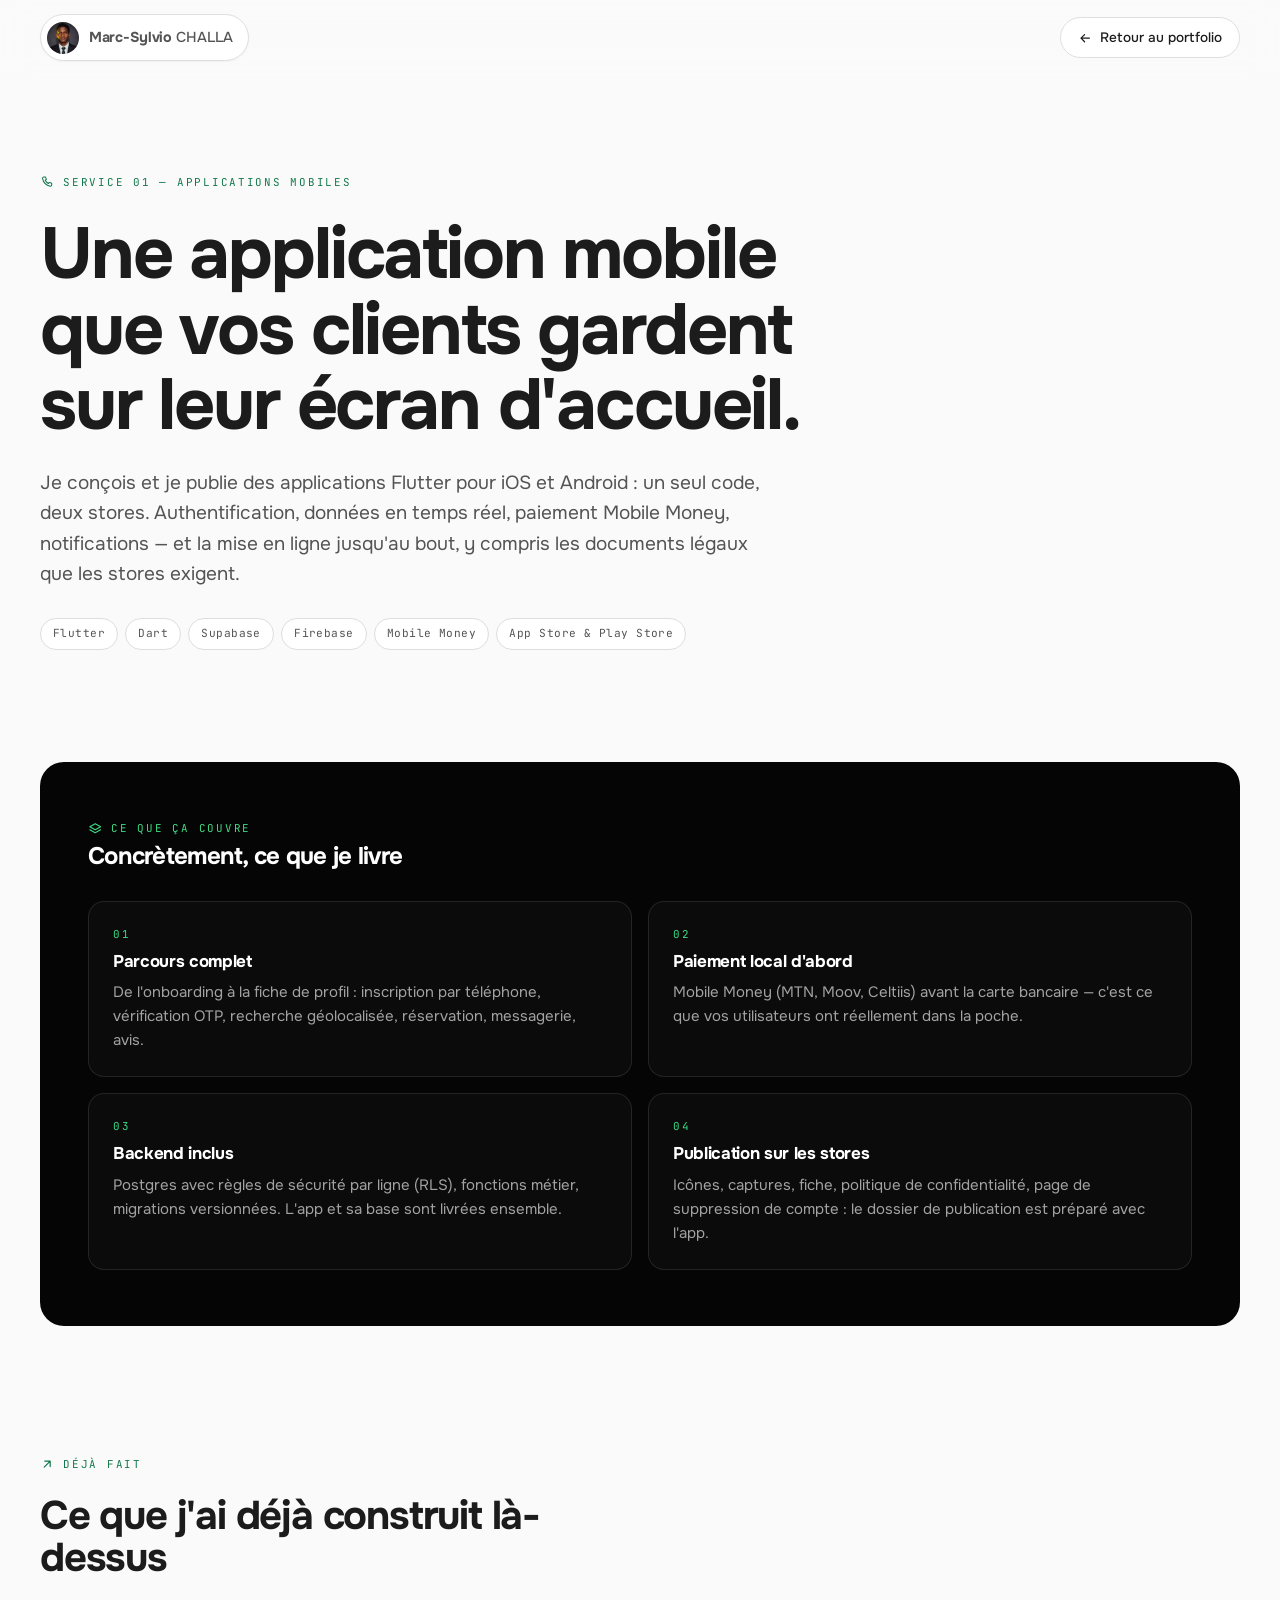
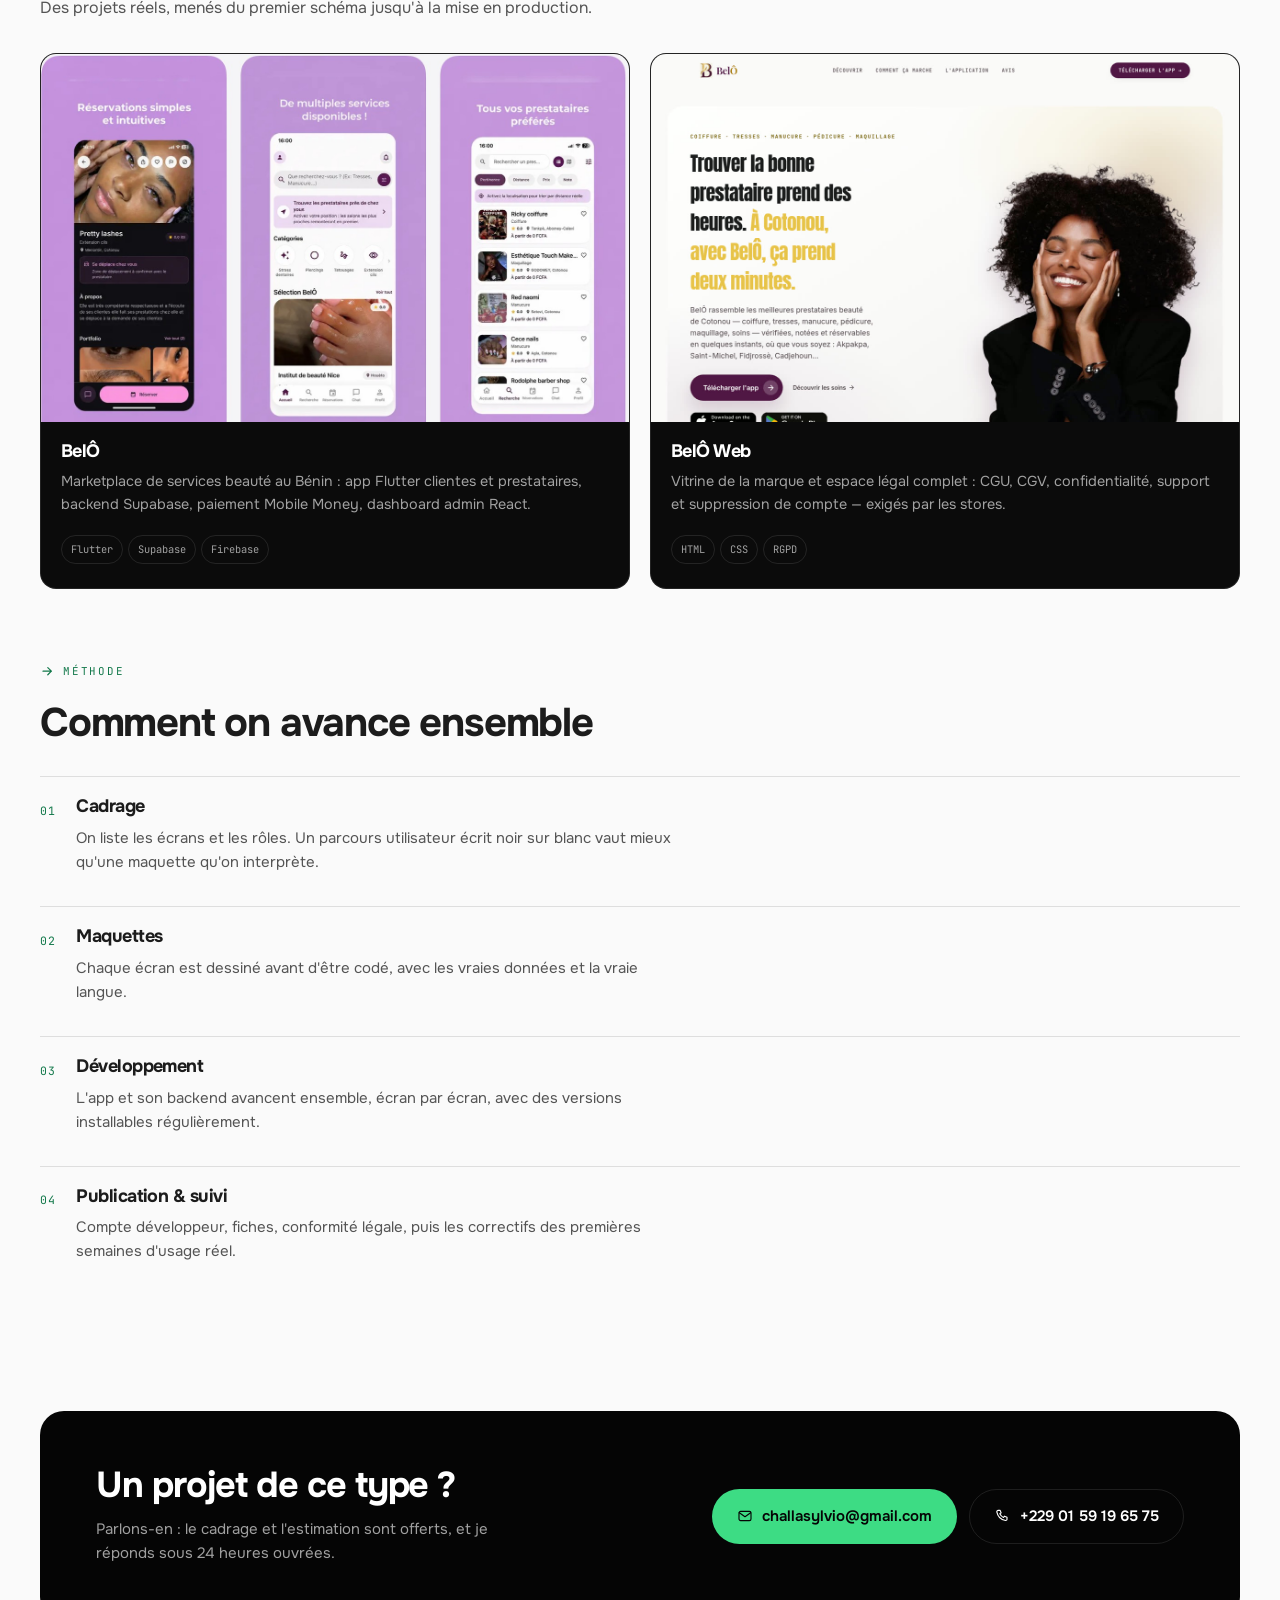
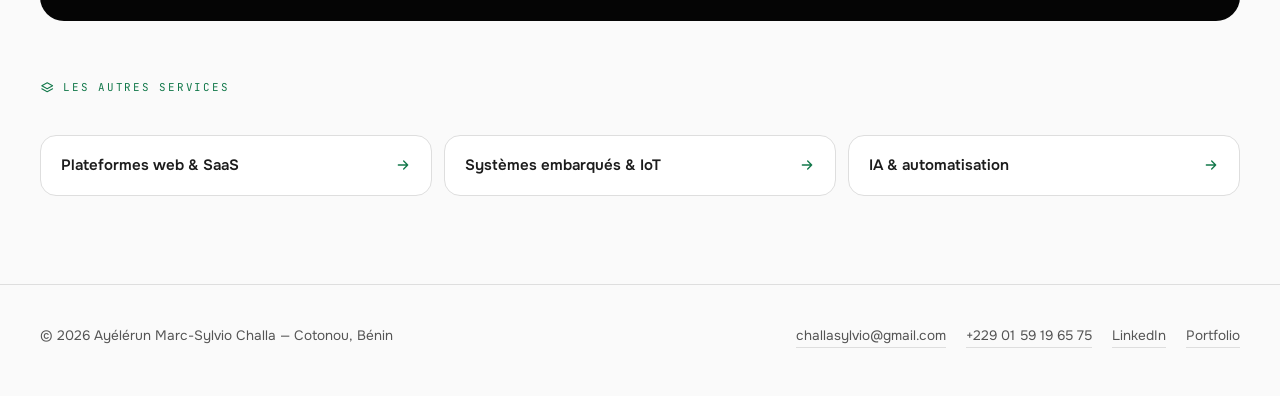
<file: services/applications-mobiles.html>
<!DOCTYPE html>
<html lang="fr">
<head>
<meta charset="UTF-8" />
<meta name="viewport" content="width=device-width, initial-scale=1, viewport-fit=cover" />
<title>Applications mobiles — Marc-Sylvio CHALLA</title>
<meta name="description" content="Je conçois et je publie des applications Flutter pour iOS et Android : un seul code, deux stores. Authentification, données en temps réel, paiement Mobile Money, notifications — et" />
<meta name="theme-color" content="#FAFAFA" />
<meta name="color-scheme" content="light" />
<link rel="preconnect" href="https://fonts.googleapis.com">
<link rel="preconnect" href="https://fonts.gstatic.com" crossorigin>
<link href="https://fonts.googleapis.com/css2?family=Onest:wght@400;500;600;700;800&family=JetBrains+Mono:wght@400;500;600&display=swap" rel="stylesheet">
<link rel="icon" href="data:image/svg+xml,<svg xmlns='http://www.w3.org/2000/svg' viewBox='0 0 48 48'><rect width='48' height='48' rx='12' fill='%23121212'/><text x='24' y='33' font-family='Helvetica,Arial,sans-serif' font-size='24' font-weight='700' fill='%23FFFFFF' text-anchor='middle'>M</text></svg>">
<link rel="stylesheet" href="../assets/page.css">
</head>
<body>

<svg width="0" height="0" style="position:absolute" aria-hidden="true" focusable="false">
  <symbol id="i-arr" viewBox="0 0 24 24" fill="none" stroke="currentColor" stroke-width="2" stroke-linecap="round" stroke-linejoin="round"><path d="M5 12h14M13 6l6 6-6 6"/></symbol>
  <symbol id="i-arr-ur" viewBox="0 0 24 24" fill="none" stroke="currentColor" stroke-width="2" stroke-linecap="round" stroke-linejoin="round"><path d="M7 17 17 7M8 7h9v9"/></symbol>
  <symbol id="i-mail" viewBox="0 0 24 24" fill="none" stroke="currentColor" stroke-width="1.7" stroke-linecap="round" stroke-linejoin="round"><rect x="3" y="5" width="18" height="14" rx="2.5"/><path d="m3.5 7 8.5 6 8.5-6"/></symbol>
  <symbol id="i-phone" viewBox="0 0 24 24" fill="none" stroke="currentColor" stroke-width="1.7" stroke-linecap="round" stroke-linejoin="round"><path d="M6.2 3.5h3l1.5 3.8-2 1.4a12 12 0 0 0 5.6 5.6l1.4-2 3.8 1.5v3a2 2 0 0 1-2.2 2A16.5 16.5 0 0 1 4.2 5.7a2 2 0 0 1 2-2.2Z"/></symbol>
  <symbol id="i-layers" viewBox="0 0 24 24" fill="none" stroke="currentColor" stroke-width="1.7" stroke-linecap="round" stroke-linejoin="round"><path d="m12 3 9 5-9 5-9-5 9-5Z"/><path d="m3 13 9 5 9-5"/></symbol>
  <symbol id="i-cpu" viewBox="0 0 24 24" fill="none" stroke="currentColor" stroke-width="1.7" stroke-linecap="round" stroke-linejoin="round"><rect x="6" y="6" width="12" height="12" rx="2.5"/><path d="M10 2v4M14 2v4M10 18v4M14 18v4M2 10h4M2 14h4M18 10h4M18 14h4"/></symbol>
  <symbol id="i-shield" viewBox="0 0 24 24" fill="none" stroke="currentColor" stroke-width="1.7" stroke-linecap="round" stroke-linejoin="round"><path d="M12 3l7.5 3v6c0 4.5-3.2 8-7.5 9.5C7.7 20 4.5 16.5 4.5 12V6L12 3Z"/><path d="m9.2 12 2 2 3.6-3.8"/></symbol>
</svg>

<a href="#main" class="sr-only">Aller au contenu</a>

<header class="hdr">
  <div class="shell hdr-bar">
    <a class="brand" href="../index.html">
      <img src="../assets/marc-sylvio.jpg" alt="" onerror="this.remove()">
      <span><b>Marc-Sylvio</b> <span>CHALLA</span></span>
    </a>
    <a class="back" href="../index.html#services"><svg><use href="#i-arr"/></svg> Retour au portfolio</a>
  </div>
</header>

<main id="main">

  <section class="shell hero">
    <p class="eyebrow"><svg aria-hidden="true"><use href="#i-phone"/></svg> Service 01 — Applications mobiles</p>
    <h1>Une application mobile que vos clients gardent sur leur écran d'accueil.</h1>
    <p class="lead">Je conçois et je publie des applications Flutter pour iOS et Android : un seul code, deux stores. Authentification, données en temps réel, paiement Mobile Money, notifications — et la mise en ligne jusqu'au bout, y compris les documents légaux que les stores exigent.</p>
    <div class="hero-tags"><span class="chip">Flutter</span><span class="chip">Dart</span><span class="chip">Supabase</span><span class="chip">Firebase</span><span class="chip">Mobile Money</span><span class="chip">App Store &amp; Play Store</span></div>
  </section>

  <section class="shell">
    <div class="dark">
      <p class="eyebrow eyebrow--light"><svg aria-hidden="true"><use href="#i-layers"/></svg> Ce que ça couvre</p>
      <h2>Concrètement, ce que je livre</h2>
      <ul class="caps">
      <li class="cap">
        <span class="cap-n">01</span>
        <h3>Parcours complet</h3>
        <p>De l'onboarding à la fiche de profil : inscription par téléphone, vérification OTP, recherche géolocalisée, réservation, messagerie, avis.</p>
      </li>
      <li class="cap">
        <span class="cap-n">02</span>
        <h3>Paiement local d'abord</h3>
        <p>Mobile Money (MTN, Moov, Celtiis) avant la carte bancaire — c'est ce que vos utilisateurs ont réellement dans la poche.</p>
      </li>
      <li class="cap">
        <span class="cap-n">03</span>
        <h3>Backend inclus</h3>
        <p>Postgres avec règles de sécurité par ligne (RLS), fonctions métier, migrations versionnées. L'app et sa base sont livrées ensemble.</p>
      </li>
      <li class="cap">
        <span class="cap-n">04</span>
        <h3>Publication sur les stores</h3>
        <p>Icônes, captures, fiche, politique de confidentialité, page de suppression de compte : le dossier de publication est préparé avec l'app.</p>
      </li>
      </ul>
    </div>
  </section>

  <section class="shell sec">
    <p class="eyebrow"><svg aria-hidden="true"><use href="#i-arr-ur"/></svg> Déjà fait</p>
    <h2>Ce que j'ai déjà construit là-dessus</h2>
    <p class="intro">Des projets réels, menés du premier schéma jusqu'à la mise en production.</p>
    <ul class="proofs">
      <li class="proof">
        <div class="proof-shot"><img src="../assets/projets/belo-app.jpg" alt="BelÔ" loading="lazy" decoding="async"></div>
        <div class="proof-body">
          <h3>BelÔ</h3>
          <p>Marketplace de services beauté au Bénin : app Flutter clientes et prestataires, backend Supabase, paiement Mobile Money, dashboard admin React.</p>
          <div class="proof-tags"><span>Flutter</span><span>Supabase</span><span>Firebase</span></div>
        </div>
      </li>
      <li class="proof">
        <div class="proof-shot"><img src="../assets/projets/belo-web.jpg" alt="BelÔ Web" loading="lazy" decoding="async"></div>
        <div class="proof-body">
          <h3>BelÔ Web</h3>
          <p>Vitrine de la marque et espace légal complet : CGU, CGV, confidentialité, support et suppression de compte — exigés par les stores.</p>
          <div class="proof-tags"><span>HTML</span><span>CSS</span><span>RGPD</span></div>
        </div>
      </li>
    </ul>
  </section>

  <section class="shell sec" style="padding-top:0">
    <p class="eyebrow"><svg aria-hidden="true"><use href="#i-arr"/></svg> Méthode</p>
    <h2>Comment on avance ensemble</h2>
    <ol class="steps">
      <li class="step"><h3>Cadrage</h3><p>On liste les écrans et les rôles. Un parcours utilisateur écrit noir sur blanc vaut mieux qu'une maquette qu'on interprète.</p></li>
      <li class="step"><h3>Maquettes</h3><p>Chaque écran est dessiné avant d'être codé, avec les vraies données et la vraie langue.</p></li>
      <li class="step"><h3>Développement</h3><p>L'app et son backend avancent ensemble, écran par écran, avec des versions installables régulièrement.</p></li>
      <li class="step"><h3>Publication &amp; suivi</h3><p>Compte développeur, fiches, conformité légale, puis les correctifs des premières semaines d'usage réel.</p></li>
    </ol>
  </section>

  <section class="shell">
    <div class="cta">
      <div>
        <h2>Un projet de ce type&nbsp;?</h2>
        <p>Parlons-en : le cadrage et l'estimation sont offerts, et je réponds sous 24 heures ouvrées.</p>
      </div>
      <div class="cta-actions">
        <a class="btn btn--accent" href="mailto:challasylvio@gmail.com?subject=Applications%20mobiles"><svg><use href="#i-mail"/></svg> challasylvio@gmail.com</a>
        <a class="btn btn--ghost" href="tel:+2290159196575"><svg><use href="#i-phone"/></svg> +229 01 59 19 65 75</a>
      </div>
    </div>
  </section>

  <section class="shell sec" style="padding-top:0">
    <p class="eyebrow"><svg aria-hidden="true"><use href="#i-layers"/></svg> Les autres services</p>
    <div class="more">
      <a href="plateformes-web-saas.html">Plateformes web &amp; SaaS <svg><use href="#i-arr"/></svg></a>
      <a href="systemes-embarques-iot.html">Systèmes embarqués &amp; IoT <svg><use href="#i-arr"/></svg></a>
      <a href="ia-automatisation.html">IA &amp; automatisation <svg><use href="#i-arr"/></svg></a>
    </div>
  </section>

</main>

<footer class="ftr">
  <div class="shell ftr-in">
    <span>© <span id="y">2026</span> Ayélérun Marc-Sylvio Challa — Cotonou, Bénin</span>
    <span class="ftr-links">
      <a href="mailto:challasylvio@gmail.com">challasylvio@gmail.com</a>
      <a href="tel:+2290159196575">+229 01 59 19 65 75</a>
      <a href="https://www.linkedin.com/in/sylvio-challa-322807412" target="_blank" rel="noopener noreferrer">LinkedIn</a>
      <a href="../index.html">Portfolio</a>
    </span>
  </div>
</footer>

<script>document.getElementById('y').textContent = new Date().getFullYear();</script>
</body>
</html>
</file>
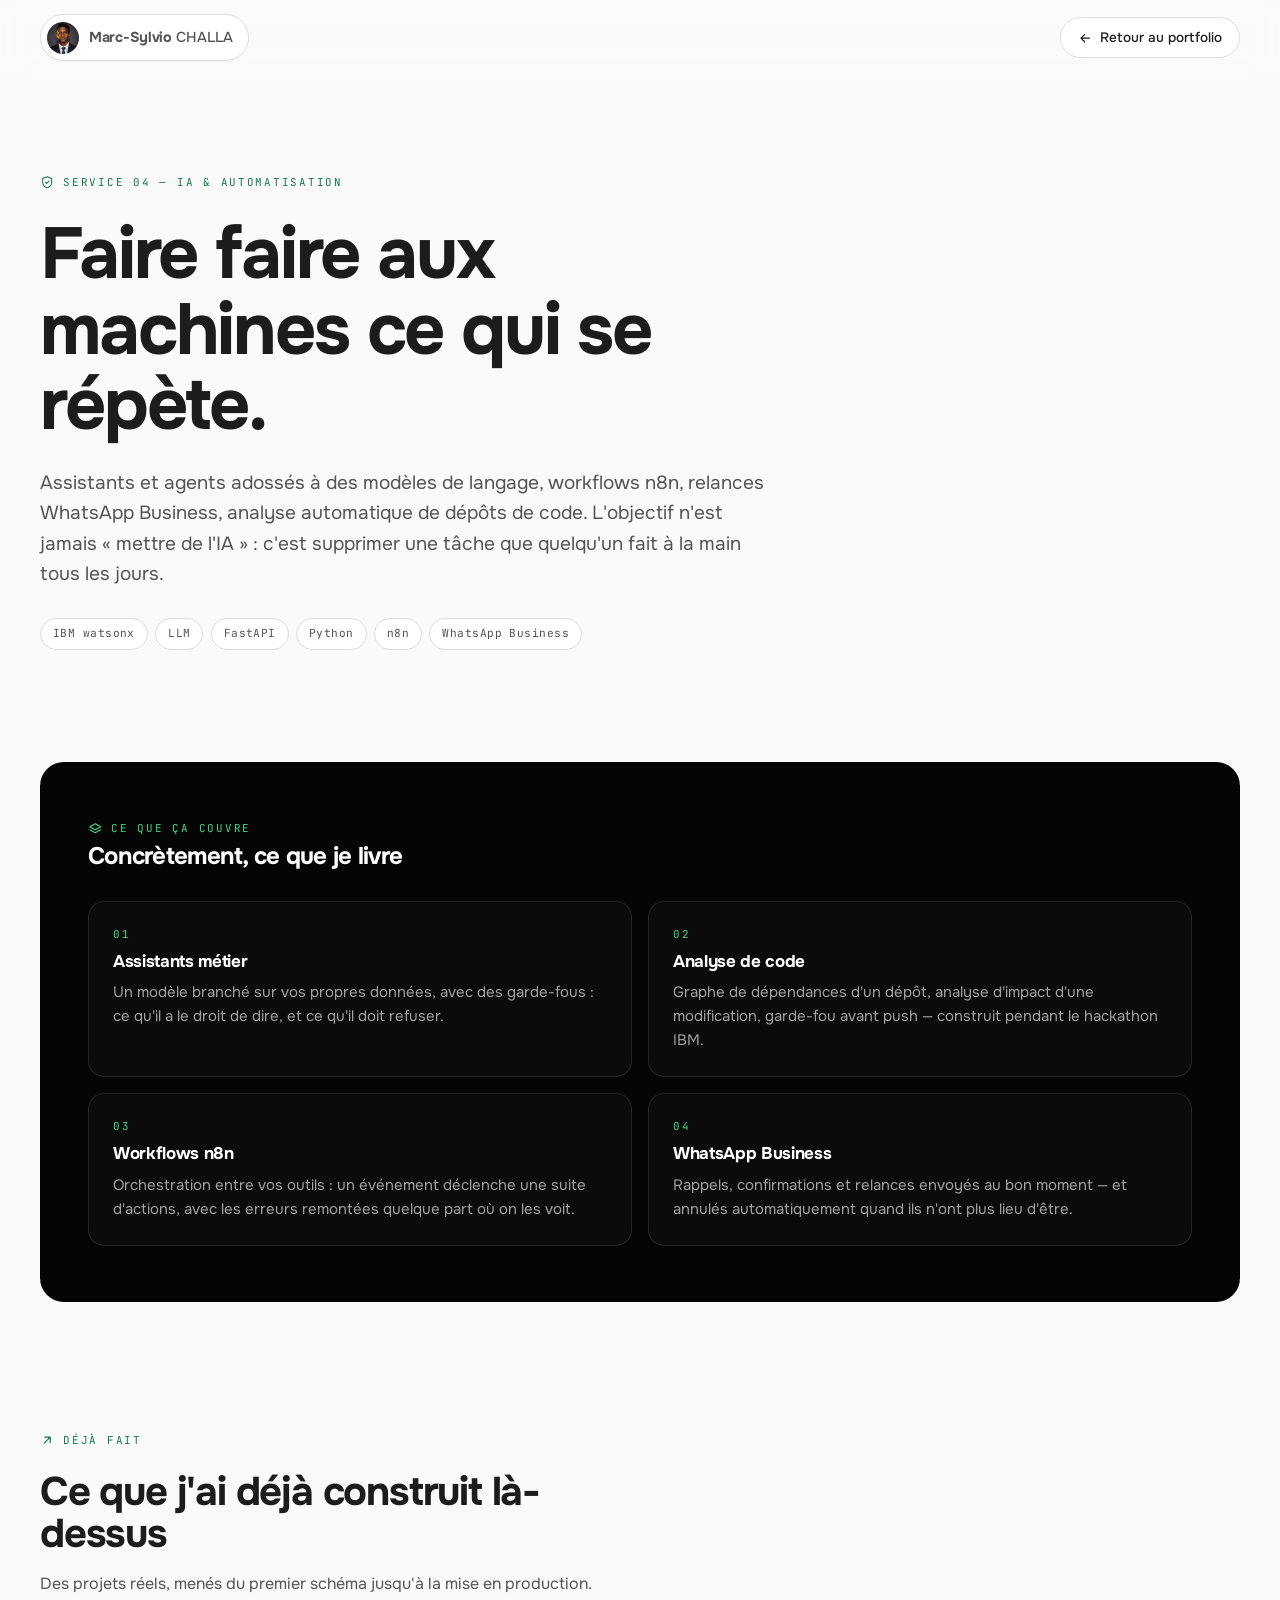
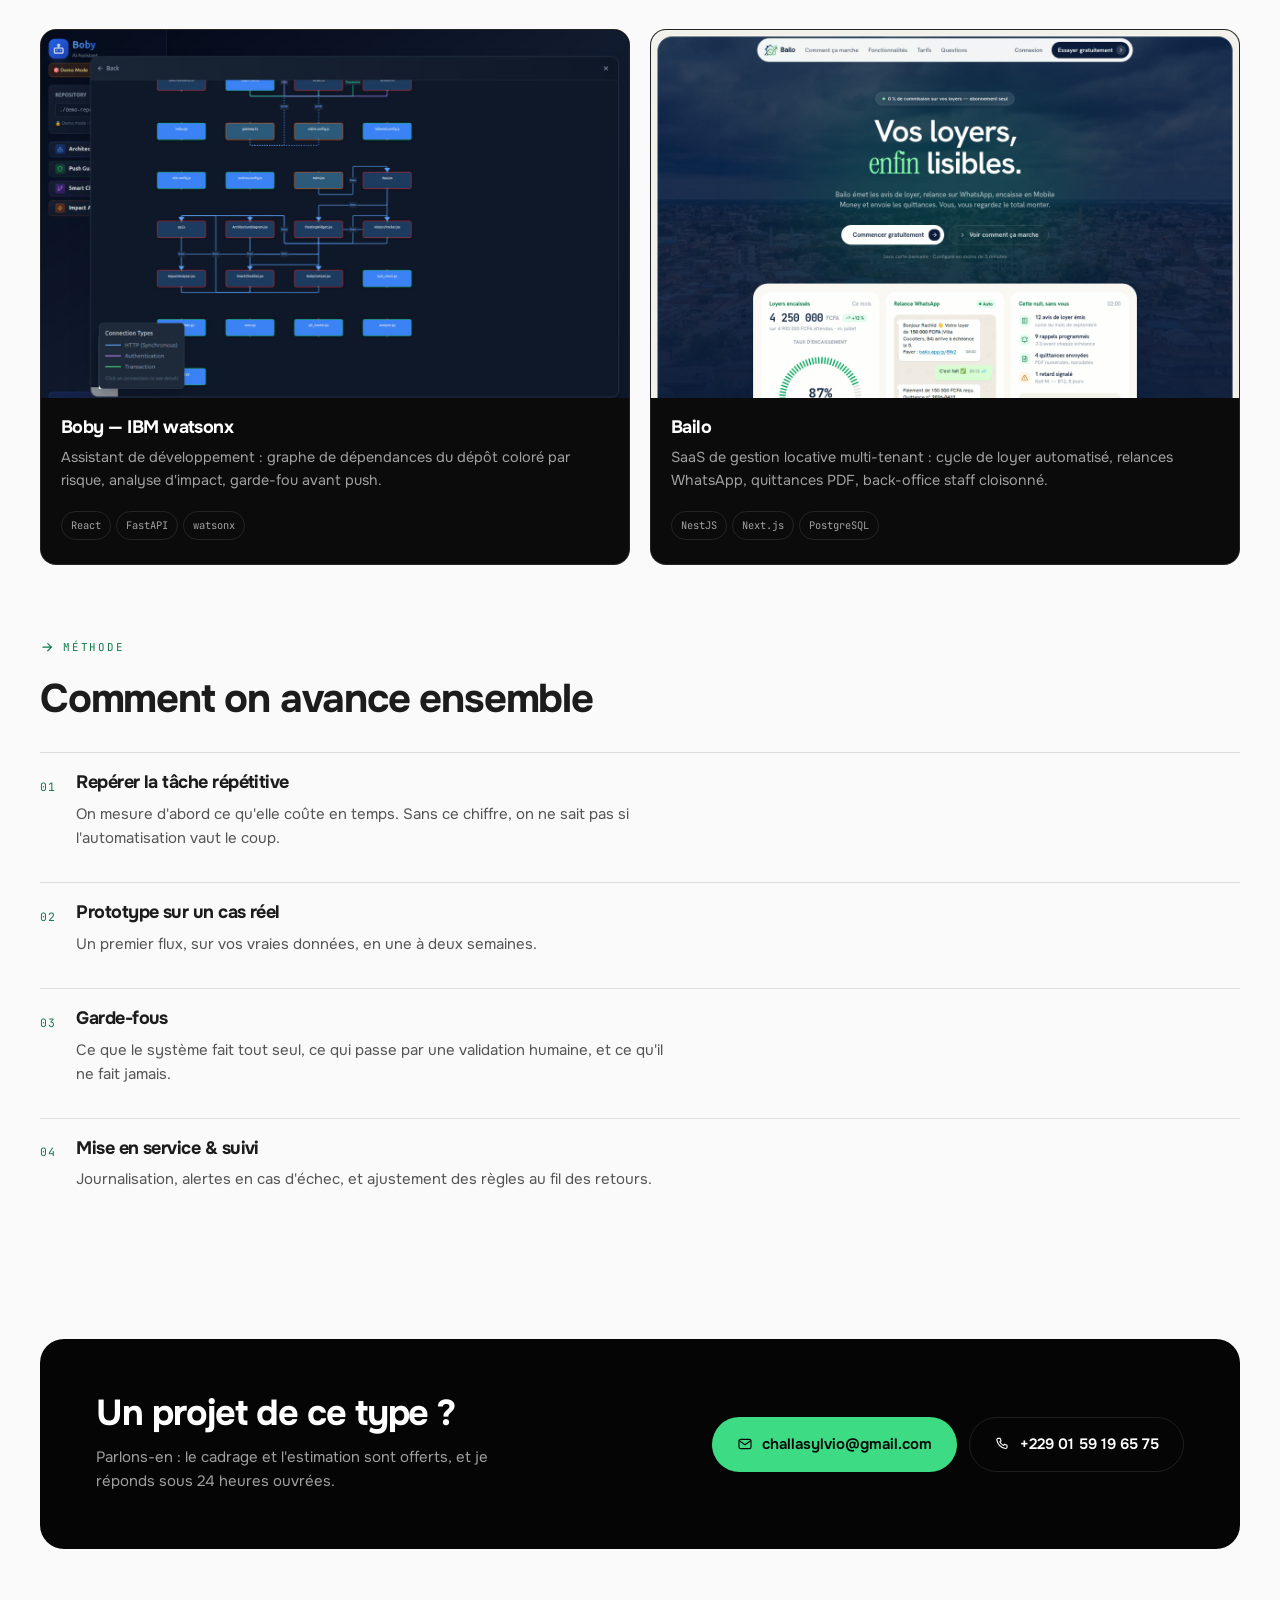
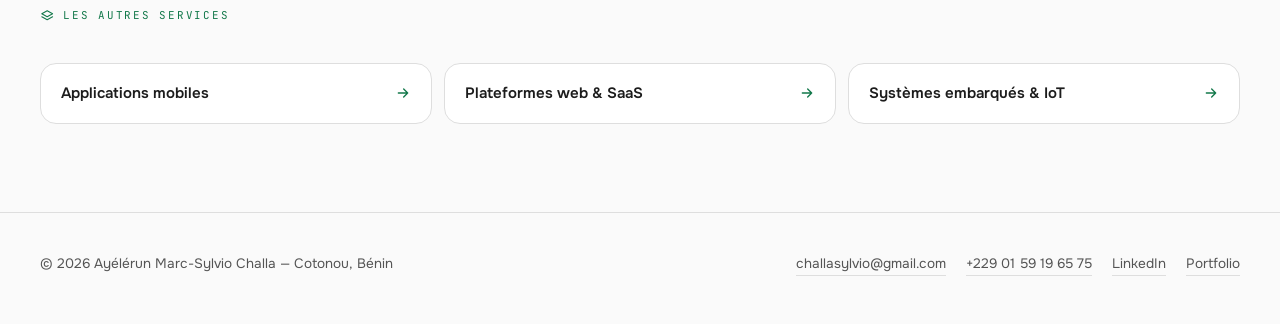
<file: services/ia-automatisation.html>
<!DOCTYPE html>
<html lang="fr">
<head>
<meta charset="UTF-8" />
<meta name="viewport" content="width=device-width, initial-scale=1, viewport-fit=cover" />
<title>IA & automatisation — Marc-Sylvio CHALLA</title>
<meta name="description" content="Assistants et agents adossés à des modèles de langage, workflows n8n, relances WhatsApp Business, analyse automatique de dépôts de code. L'objectif n'est jamais « mettre de l'IA » " />
<meta name="theme-color" content="#FAFAFA" />
<meta name="color-scheme" content="light" />
<link rel="preconnect" href="https://fonts.googleapis.com">
<link rel="preconnect" href="https://fonts.gstatic.com" crossorigin>
<link href="https://fonts.googleapis.com/css2?family=Onest:wght@400;500;600;700;800&family=JetBrains+Mono:wght@400;500;600&display=swap" rel="stylesheet">
<link rel="icon" href="data:image/svg+xml,<svg xmlns='http://www.w3.org/2000/svg' viewBox='0 0 48 48'><rect width='48' height='48' rx='12' fill='%23121212'/><text x='24' y='33' font-family='Helvetica,Arial,sans-serif' font-size='24' font-weight='700' fill='%23FFFFFF' text-anchor='middle'>M</text></svg>">
<link rel="stylesheet" href="../assets/page.css">
</head>
<body>

<svg width="0" height="0" style="position:absolute" aria-hidden="true" focusable="false">
  <symbol id="i-arr" viewBox="0 0 24 24" fill="none" stroke="currentColor" stroke-width="2" stroke-linecap="round" stroke-linejoin="round"><path d="M5 12h14M13 6l6 6-6 6"/></symbol>
  <symbol id="i-arr-ur" viewBox="0 0 24 24" fill="none" stroke="currentColor" stroke-width="2" stroke-linecap="round" stroke-linejoin="round"><path d="M7 17 17 7M8 7h9v9"/></symbol>
  <symbol id="i-mail" viewBox="0 0 24 24" fill="none" stroke="currentColor" stroke-width="1.7" stroke-linecap="round" stroke-linejoin="round"><rect x="3" y="5" width="18" height="14" rx="2.5"/><path d="m3.5 7 8.5 6 8.5-6"/></symbol>
  <symbol id="i-phone" viewBox="0 0 24 24" fill="none" stroke="currentColor" stroke-width="1.7" stroke-linecap="round" stroke-linejoin="round"><path d="M6.2 3.5h3l1.5 3.8-2 1.4a12 12 0 0 0 5.6 5.6l1.4-2 3.8 1.5v3a2 2 0 0 1-2.2 2A16.5 16.5 0 0 1 4.2 5.7a2 2 0 0 1 2-2.2Z"/></symbol>
  <symbol id="i-layers" viewBox="0 0 24 24" fill="none" stroke="currentColor" stroke-width="1.7" stroke-linecap="round" stroke-linejoin="round"><path d="m12 3 9 5-9 5-9-5 9-5Z"/><path d="m3 13 9 5 9-5"/></symbol>
  <symbol id="i-cpu" viewBox="0 0 24 24" fill="none" stroke="currentColor" stroke-width="1.7" stroke-linecap="round" stroke-linejoin="round"><rect x="6" y="6" width="12" height="12" rx="2.5"/><path d="M10 2v4M14 2v4M10 18v4M14 18v4M2 10h4M2 14h4M18 10h4M18 14h4"/></symbol>
  <symbol id="i-shield" viewBox="0 0 24 24" fill="none" stroke="currentColor" stroke-width="1.7" stroke-linecap="round" stroke-linejoin="round"><path d="M12 3l7.5 3v6c0 4.5-3.2 8-7.5 9.5C7.7 20 4.5 16.5 4.5 12V6L12 3Z"/><path d="m9.2 12 2 2 3.6-3.8"/></symbol>
</svg>

<a href="#main" class="sr-only">Aller au contenu</a>

<header class="hdr">
  <div class="shell hdr-bar">
    <a class="brand" href="../index.html">
      <img src="../assets/marc-sylvio.jpg" alt="" onerror="this.remove()">
      <span><b>Marc-Sylvio</b> <span>CHALLA</span></span>
    </a>
    <a class="back" href="../index.html#services"><svg><use href="#i-arr"/></svg> Retour au portfolio</a>
  </div>
</header>

<main id="main">

  <section class="shell hero">
    <p class="eyebrow"><svg aria-hidden="true"><use href="#i-shield"/></svg> Service 04 — IA &amp; automatisation</p>
    <h1>Faire faire aux machines ce qui se répète.</h1>
    <p class="lead">Assistants et agents adossés à des modèles de langage, workflows n8n, relances WhatsApp Business, analyse automatique de dépôts de code. L'objectif n'est jamais « mettre de l'IA » : c'est supprimer une tâche que quelqu'un fait à la main tous les jours.</p>
    <div class="hero-tags"><span class="chip">IBM watsonx</span><span class="chip">LLM</span><span class="chip">FastAPI</span><span class="chip">Python</span><span class="chip">n8n</span><span class="chip">WhatsApp Business</span></div>
  </section>

  <section class="shell">
    <div class="dark">
      <p class="eyebrow eyebrow--light"><svg aria-hidden="true"><use href="#i-layers"/></svg> Ce que ça couvre</p>
      <h2>Concrètement, ce que je livre</h2>
      <ul class="caps">
      <li class="cap">
        <span class="cap-n">01</span>
        <h3>Assistants métier</h3>
        <p>Un modèle branché sur vos propres données, avec des garde-fous : ce qu'il a le droit de dire, et ce qu'il doit refuser.</p>
      </li>
      <li class="cap">
        <span class="cap-n">02</span>
        <h3>Analyse de code</h3>
        <p>Graphe de dépendances d'un dépôt, analyse d'impact d'une modification, garde-fou avant push — construit pendant le hackathon IBM.</p>
      </li>
      <li class="cap">
        <span class="cap-n">03</span>
        <h3>Workflows n8n</h3>
        <p>Orchestration entre vos outils : un événement déclenche une suite d'actions, avec les erreurs remontées quelque part où on les voit.</p>
      </li>
      <li class="cap">
        <span class="cap-n">04</span>
        <h3>WhatsApp Business</h3>
        <p>Rappels, confirmations et relances envoyés au bon moment — et annulés automatiquement quand ils n'ont plus lieu d'être.</p>
      </li>
      </ul>
    </div>
  </section>

  <section class="shell sec">
    <p class="eyebrow"><svg aria-hidden="true"><use href="#i-arr-ur"/></svg> Déjà fait</p>
    <h2>Ce que j'ai déjà construit là-dessus</h2>
    <p class="intro">Des projets réels, menés du premier schéma jusqu'à la mise en production.</p>
    <ul class="proofs">
      <li class="proof">
        <div class="proof-shot"><img src="../assets/projets/boby.jpg" alt="Boby — IBM watsonx" loading="lazy" decoding="async"></div>
        <div class="proof-body">
          <h3>Boby — IBM watsonx</h3>
          <p>Assistant de développement : graphe de dépendances du dépôt coloré par risque, analyse d'impact, garde-fou avant push.</p>
          <div class="proof-tags"><span>React</span><span>FastAPI</span><span>watsonx</span></div>
        </div>
      </li>
      <li class="proof">
        <div class="proof-shot"><img src="../assets/projets/bailo.jpg" alt="Bailo" loading="lazy" decoding="async"></div>
        <div class="proof-body">
          <h3>Bailo</h3>
          <p>SaaS de gestion locative multi-tenant : cycle de loyer automatisé, relances WhatsApp, quittances PDF, back-office staff cloisonné.</p>
          <div class="proof-tags"><span>NestJS</span><span>Next.js</span><span>PostgreSQL</span></div>
        </div>
      </li>
    </ul>
  </section>

  <section class="shell sec" style="padding-top:0">
    <p class="eyebrow"><svg aria-hidden="true"><use href="#i-arr"/></svg> Méthode</p>
    <h2>Comment on avance ensemble</h2>
    <ol class="steps">
      <li class="step"><h3>Repérer la tâche répétitive</h3><p>On mesure d'abord ce qu'elle coûte en temps. Sans ce chiffre, on ne sait pas si l'automatisation vaut le coup.</p></li>
      <li class="step"><h3>Prototype sur un cas réel</h3><p>Un premier flux, sur vos vraies données, en une à deux semaines.</p></li>
      <li class="step"><h3>Garde-fous</h3><p>Ce que le système fait tout seul, ce qui passe par une validation humaine, et ce qu'il ne fait jamais.</p></li>
      <li class="step"><h3>Mise en service &amp; suivi</h3><p>Journalisation, alertes en cas d'échec, et ajustement des règles au fil des retours.</p></li>
    </ol>
  </section>

  <section class="shell">
    <div class="cta">
      <div>
        <h2>Un projet de ce type&nbsp;?</h2>
        <p>Parlons-en : le cadrage et l'estimation sont offerts, et je réponds sous 24 heures ouvrées.</p>
      </div>
      <div class="cta-actions">
        <a class="btn btn--accent" href="mailto:challasylvio@gmail.com?subject=IA%20%26%20automatisation"><svg><use href="#i-mail"/></svg> challasylvio@gmail.com</a>
        <a class="btn btn--ghost" href="tel:+2290159196575"><svg><use href="#i-phone"/></svg> +229 01 59 19 65 75</a>
      </div>
    </div>
  </section>

  <section class="shell sec" style="padding-top:0">
    <p class="eyebrow"><svg aria-hidden="true"><use href="#i-layers"/></svg> Les autres services</p>
    <div class="more">
      <a href="applications-mobiles.html">Applications mobiles <svg><use href="#i-arr"/></svg></a>
      <a href="plateformes-web-saas.html">Plateformes web &amp; SaaS <svg><use href="#i-arr"/></svg></a>
      <a href="systemes-embarques-iot.html">Systèmes embarqués &amp; IoT <svg><use href="#i-arr"/></svg></a>
    </div>
  </section>

</main>

<footer class="ftr">
  <div class="shell ftr-in">
    <span>© <span id="y">2026</span> Ayélérun Marc-Sylvio Challa — Cotonou, Bénin</span>
    <span class="ftr-links">
      <a href="mailto:challasylvio@gmail.com">challasylvio@gmail.com</a>
      <a href="tel:+2290159196575">+229 01 59 19 65 75</a>
      <a href="https://www.linkedin.com/in/sylvio-challa-322807412" target="_blank" rel="noopener noreferrer">LinkedIn</a>
      <a href="../index.html">Portfolio</a>
    </span>
  </div>
</footer>

<script>document.getElementById('y').textContent = new Date().getFullYear();</script>
</body>
</html>
</file>
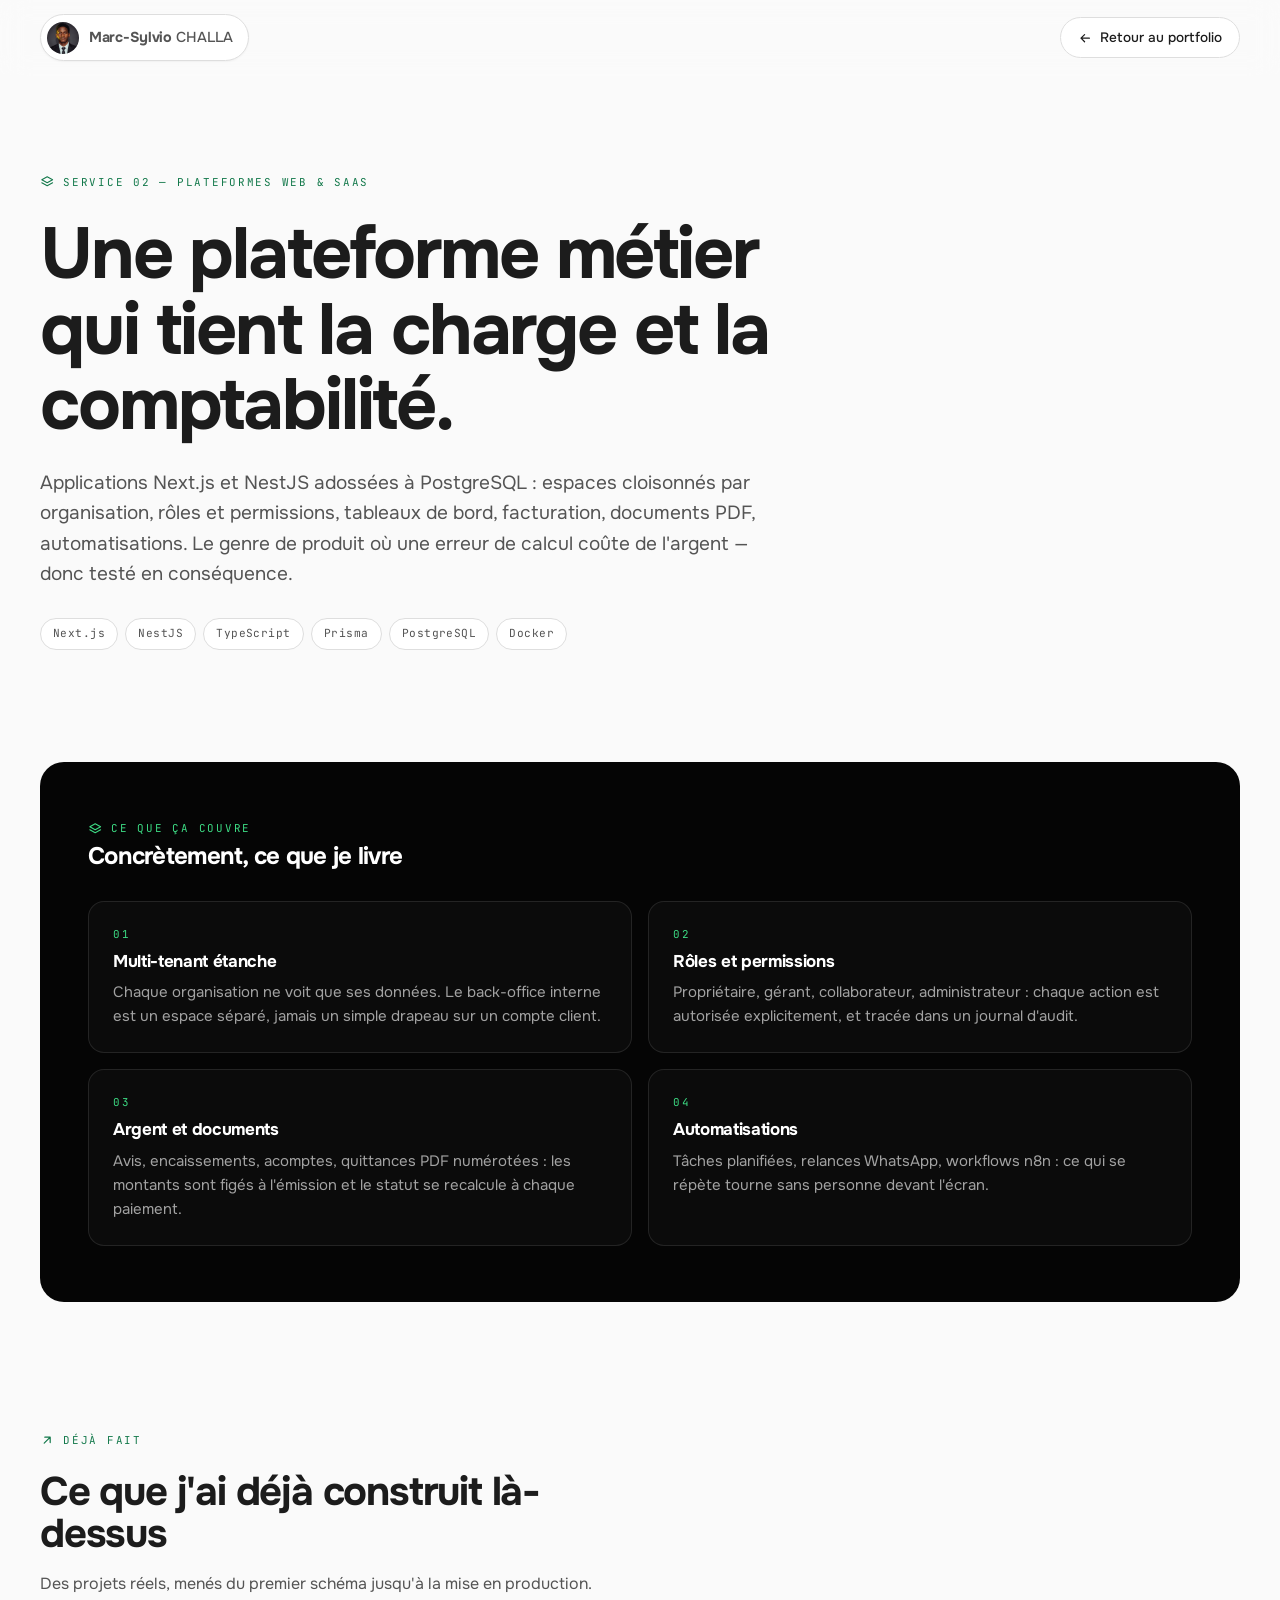
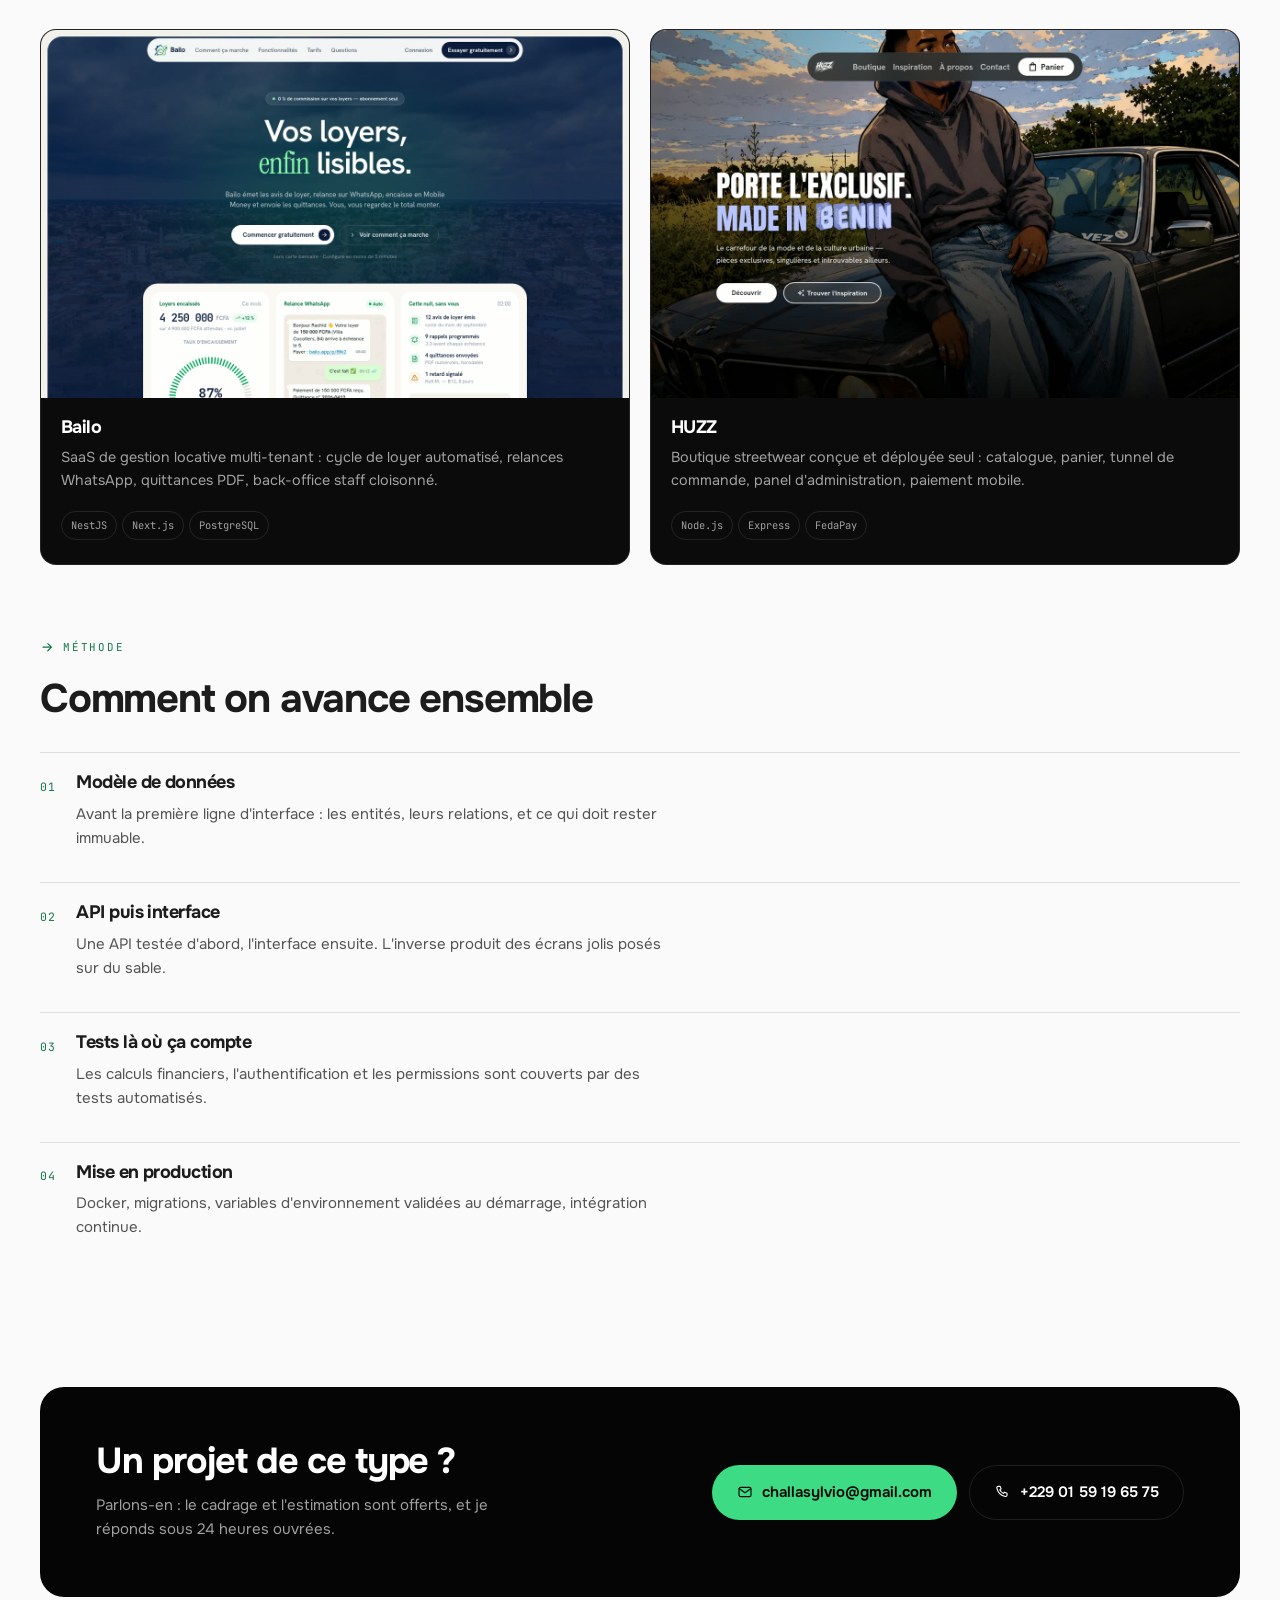
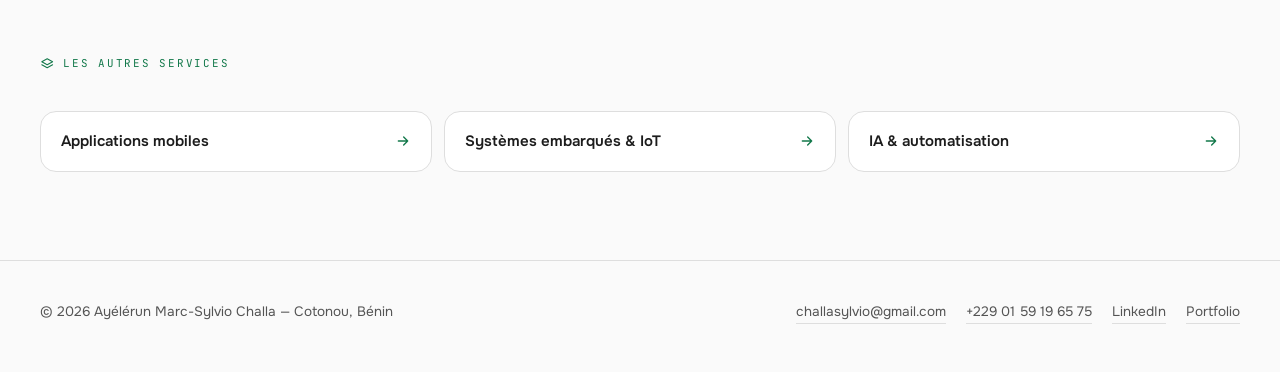
<file: services/plateformes-web-saas.html>
<!DOCTYPE html>
<html lang="fr">
<head>
<meta charset="UTF-8" />
<meta name="viewport" content="width=device-width, initial-scale=1, viewport-fit=cover" />
<title>Plateformes web & SaaS — Marc-Sylvio CHALLA</title>
<meta name="description" content="Applications Next.js et NestJS adossées à PostgreSQL : espaces cloisonnés par organisation, rôles et permissions, tableaux de bord, facturation, documents PDF, automatisations. Le " />
<meta name="theme-color" content="#FAFAFA" />
<meta name="color-scheme" content="light" />
<link rel="preconnect" href="https://fonts.googleapis.com">
<link rel="preconnect" href="https://fonts.gstatic.com" crossorigin>
<link href="https://fonts.googleapis.com/css2?family=Onest:wght@400;500;600;700;800&family=JetBrains+Mono:wght@400;500;600&display=swap" rel="stylesheet">
<link rel="icon" href="data:image/svg+xml,<svg xmlns='http://www.w3.org/2000/svg' viewBox='0 0 48 48'><rect width='48' height='48' rx='12' fill='%23121212'/><text x='24' y='33' font-family='Helvetica,Arial,sans-serif' font-size='24' font-weight='700' fill='%23FFFFFF' text-anchor='middle'>M</text></svg>">
<link rel="stylesheet" href="../assets/page.css">
</head>
<body>

<svg width="0" height="0" style="position:absolute" aria-hidden="true" focusable="false">
  <symbol id="i-arr" viewBox="0 0 24 24" fill="none" stroke="currentColor" stroke-width="2" stroke-linecap="round" stroke-linejoin="round"><path d="M5 12h14M13 6l6 6-6 6"/></symbol>
  <symbol id="i-arr-ur" viewBox="0 0 24 24" fill="none" stroke="currentColor" stroke-width="2" stroke-linecap="round" stroke-linejoin="round"><path d="M7 17 17 7M8 7h9v9"/></symbol>
  <symbol id="i-mail" viewBox="0 0 24 24" fill="none" stroke="currentColor" stroke-width="1.7" stroke-linecap="round" stroke-linejoin="round"><rect x="3" y="5" width="18" height="14" rx="2.5"/><path d="m3.5 7 8.5 6 8.5-6"/></symbol>
  <symbol id="i-phone" viewBox="0 0 24 24" fill="none" stroke="currentColor" stroke-width="1.7" stroke-linecap="round" stroke-linejoin="round"><path d="M6.2 3.5h3l1.5 3.8-2 1.4a12 12 0 0 0 5.6 5.6l1.4-2 3.8 1.5v3a2 2 0 0 1-2.2 2A16.5 16.5 0 0 1 4.2 5.7a2 2 0 0 1 2-2.2Z"/></symbol>
  <symbol id="i-layers" viewBox="0 0 24 24" fill="none" stroke="currentColor" stroke-width="1.7" stroke-linecap="round" stroke-linejoin="round"><path d="m12 3 9 5-9 5-9-5 9-5Z"/><path d="m3 13 9 5 9-5"/></symbol>
  <symbol id="i-cpu" viewBox="0 0 24 24" fill="none" stroke="currentColor" stroke-width="1.7" stroke-linecap="round" stroke-linejoin="round"><rect x="6" y="6" width="12" height="12" rx="2.5"/><path d="M10 2v4M14 2v4M10 18v4M14 18v4M2 10h4M2 14h4M18 10h4M18 14h4"/></symbol>
  <symbol id="i-shield" viewBox="0 0 24 24" fill="none" stroke="currentColor" stroke-width="1.7" stroke-linecap="round" stroke-linejoin="round"><path d="M12 3l7.5 3v6c0 4.5-3.2 8-7.5 9.5C7.7 20 4.5 16.5 4.5 12V6L12 3Z"/><path d="m9.2 12 2 2 3.6-3.8"/></symbol>
</svg>

<a href="#main" class="sr-only">Aller au contenu</a>

<header class="hdr">
  <div class="shell hdr-bar">
    <a class="brand" href="../index.html">
      <img src="../assets/marc-sylvio.jpg" alt="" onerror="this.remove()">
      <span><b>Marc-Sylvio</b> <span>CHALLA</span></span>
    </a>
    <a class="back" href="../index.html#services"><svg><use href="#i-arr"/></svg> Retour au portfolio</a>
  </div>
</header>

<main id="main">

  <section class="shell hero">
    <p class="eyebrow"><svg aria-hidden="true"><use href="#i-layers"/></svg> Service 02 — Plateformes web &amp; SaaS</p>
    <h1>Une plateforme métier qui tient la charge et la comptabilité.</h1>
    <p class="lead">Applications Next.js et NestJS adossées à PostgreSQL : espaces cloisonnés par organisation, rôles et permissions, tableaux de bord, facturation, documents PDF, automatisations. Le genre de produit où une erreur de calcul coûte de l'argent — donc testé en conséquence.</p>
    <div class="hero-tags"><span class="chip">Next.js</span><span class="chip">NestJS</span><span class="chip">TypeScript</span><span class="chip">Prisma</span><span class="chip">PostgreSQL</span><span class="chip">Docker</span></div>
  </section>

  <section class="shell">
    <div class="dark">
      <p class="eyebrow eyebrow--light"><svg aria-hidden="true"><use href="#i-layers"/></svg> Ce que ça couvre</p>
      <h2>Concrètement, ce que je livre</h2>
      <ul class="caps">
      <li class="cap">
        <span class="cap-n">01</span>
        <h3>Multi-tenant étanche</h3>
        <p>Chaque organisation ne voit que ses données. Le back-office interne est un espace séparé, jamais un simple drapeau sur un compte client.</p>
      </li>
      <li class="cap">
        <span class="cap-n">02</span>
        <h3>Rôles et permissions</h3>
        <p>Propriétaire, gérant, collaborateur, administrateur : chaque action est autorisée explicitement, et tracée dans un journal d'audit.</p>
      </li>
      <li class="cap">
        <span class="cap-n">03</span>
        <h3>Argent et documents</h3>
        <p>Avis, encaissements, acomptes, quittances PDF numérotées : les montants sont figés à l'émission et le statut se recalcule à chaque paiement.</p>
      </li>
      <li class="cap">
        <span class="cap-n">04</span>
        <h3>Automatisations</h3>
        <p>Tâches planifiées, relances WhatsApp, workflows n8n : ce qui se répète tourne sans personne devant l'écran.</p>
      </li>
      </ul>
    </div>
  </section>

  <section class="shell sec">
    <p class="eyebrow"><svg aria-hidden="true"><use href="#i-arr-ur"/></svg> Déjà fait</p>
    <h2>Ce que j'ai déjà construit là-dessus</h2>
    <p class="intro">Des projets réels, menés du premier schéma jusqu'à la mise en production.</p>
    <ul class="proofs">
      <li class="proof">
        <div class="proof-shot"><img src="../assets/projets/bailo.jpg" alt="Bailo" loading="lazy" decoding="async"></div>
        <div class="proof-body">
          <h3>Bailo</h3>
          <p>SaaS de gestion locative multi-tenant : cycle de loyer automatisé, relances WhatsApp, quittances PDF, back-office staff cloisonné.</p>
          <div class="proof-tags"><span>NestJS</span><span>Next.js</span><span>PostgreSQL</span></div>
        </div>
      </li>
      <li class="proof">
        <div class="proof-shot"><img src="../assets/projets/huzz.jpg" alt="HUZZ" loading="lazy" decoding="async"></div>
        <div class="proof-body">
          <h3>HUZZ</h3>
          <p>Boutique streetwear conçue et déployée seul : catalogue, panier, tunnel de commande, panel d'administration, paiement mobile.</p>
          <div class="proof-tags"><span>Node.js</span><span>Express</span><span>FedaPay</span></div>
        </div>
      </li>
    </ul>
  </section>

  <section class="shell sec" style="padding-top:0">
    <p class="eyebrow"><svg aria-hidden="true"><use href="#i-arr"/></svg> Méthode</p>
    <h2>Comment on avance ensemble</h2>
    <ol class="steps">
      <li class="step"><h3>Modèle de données</h3><p>Avant la première ligne d'interface : les entités, leurs relations, et ce qui doit rester immuable.</p></li>
      <li class="step"><h3>API puis interface</h3><p>Une API testée d'abord, l'interface ensuite. L'inverse produit des écrans jolis posés sur du sable.</p></li>
      <li class="step"><h3>Tests là où ça compte</h3><p>Les calculs financiers, l'authentification et les permissions sont couverts par des tests automatisés.</p></li>
      <li class="step"><h3>Mise en production</h3><p>Docker, migrations, variables d'environnement validées au démarrage, intégration continue.</p></li>
    </ol>
  </section>

  <section class="shell">
    <div class="cta">
      <div>
        <h2>Un projet de ce type&nbsp;?</h2>
        <p>Parlons-en : le cadrage et l'estimation sont offerts, et je réponds sous 24 heures ouvrées.</p>
      </div>
      <div class="cta-actions">
        <a class="btn btn--accent" href="mailto:challasylvio@gmail.com?subject=Plateformes%20web%20%26%20SaaS"><svg><use href="#i-mail"/></svg> challasylvio@gmail.com</a>
        <a class="btn btn--ghost" href="tel:+2290159196575"><svg><use href="#i-phone"/></svg> +229 01 59 19 65 75</a>
      </div>
    </div>
  </section>

  <section class="shell sec" style="padding-top:0">
    <p class="eyebrow"><svg aria-hidden="true"><use href="#i-layers"/></svg> Les autres services</p>
    <div class="more">
      <a href="applications-mobiles.html">Applications mobiles <svg><use href="#i-arr"/></svg></a>
      <a href="systemes-embarques-iot.html">Systèmes embarqués &amp; IoT <svg><use href="#i-arr"/></svg></a>
      <a href="ia-automatisation.html">IA &amp; automatisation <svg><use href="#i-arr"/></svg></a>
    </div>
  </section>

</main>

<footer class="ftr">
  <div class="shell ftr-in">
    <span>© <span id="y">2026</span> Ayélérun Marc-Sylvio Challa — Cotonou, Bénin</span>
    <span class="ftr-links">
      <a href="mailto:challasylvio@gmail.com">challasylvio@gmail.com</a>
      <a href="tel:+2290159196575">+229 01 59 19 65 75</a>
      <a href="https://www.linkedin.com/in/sylvio-challa-322807412" target="_blank" rel="noopener noreferrer">LinkedIn</a>
      <a href="../index.html">Portfolio</a>
    </span>
  </div>
</footer>

<script>document.getElementById('y').textContent = new Date().getFullYear();</script>
</body>
</html>
</file>
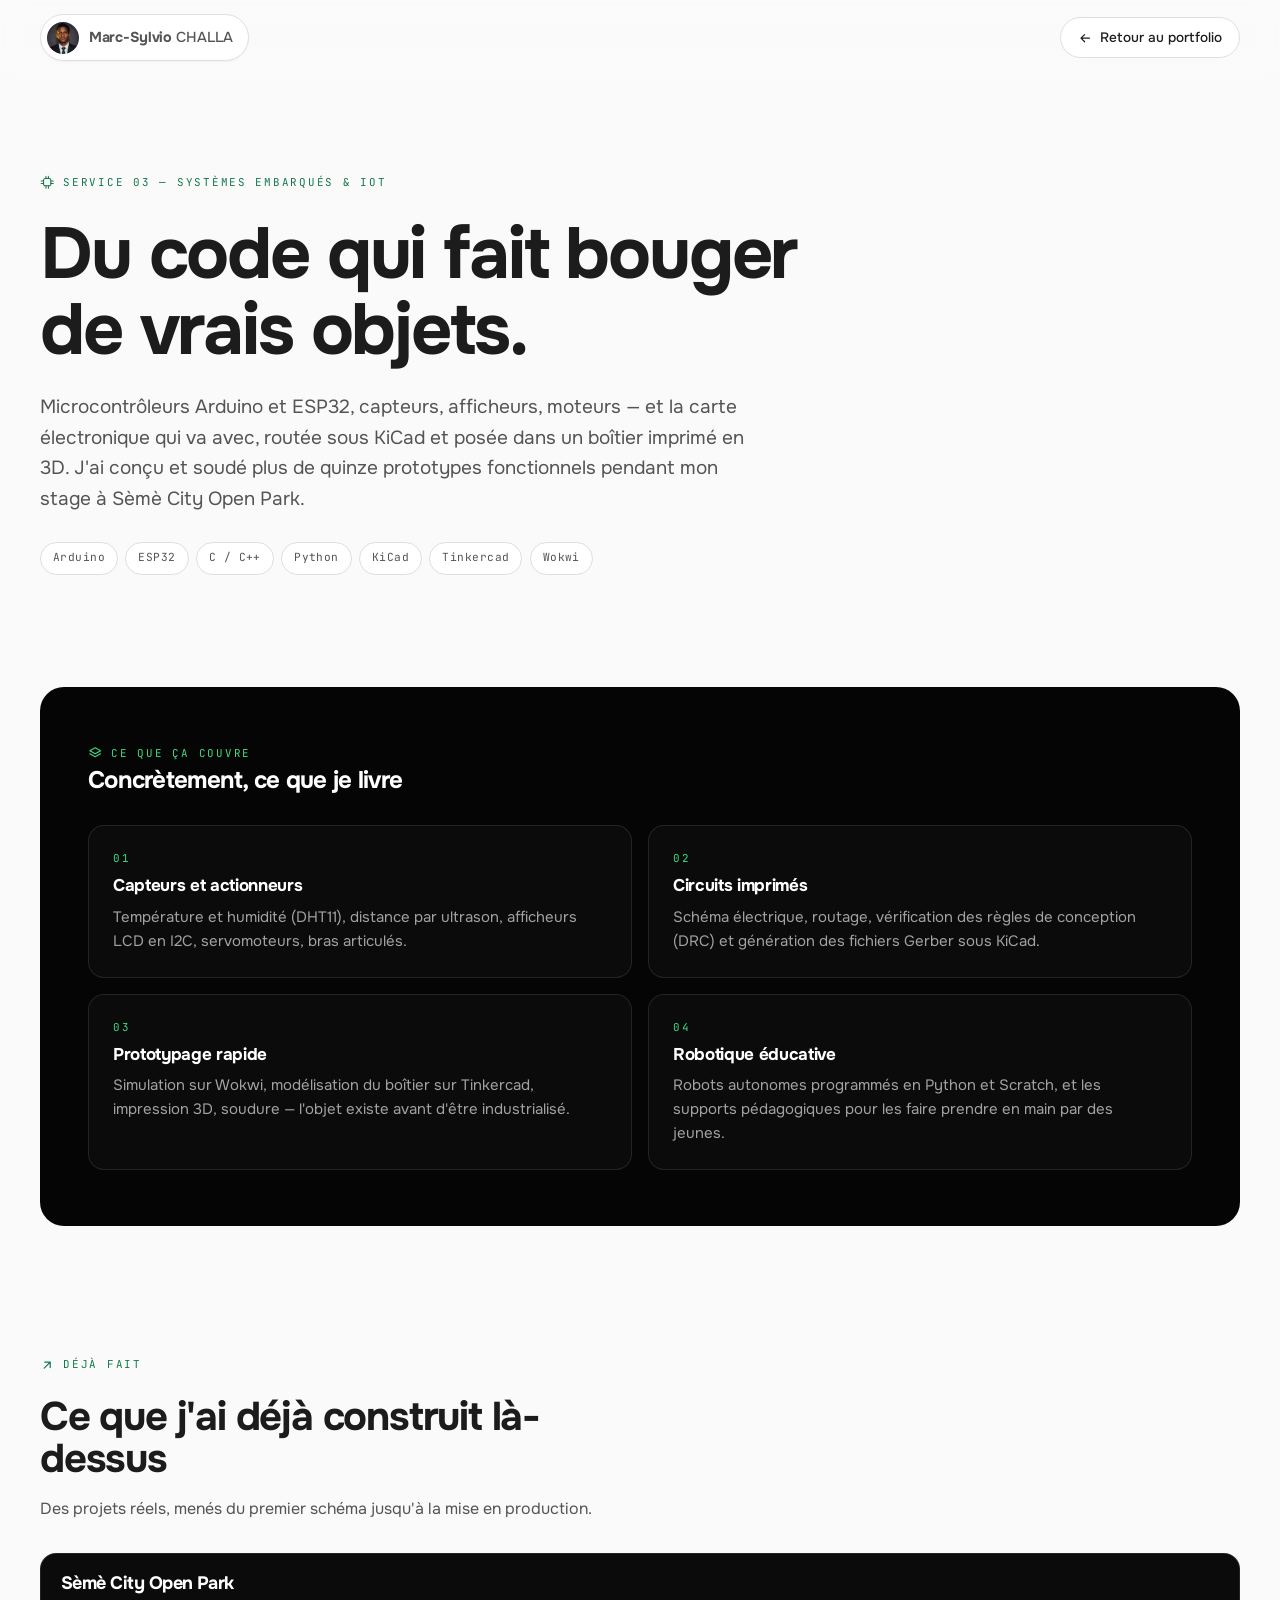
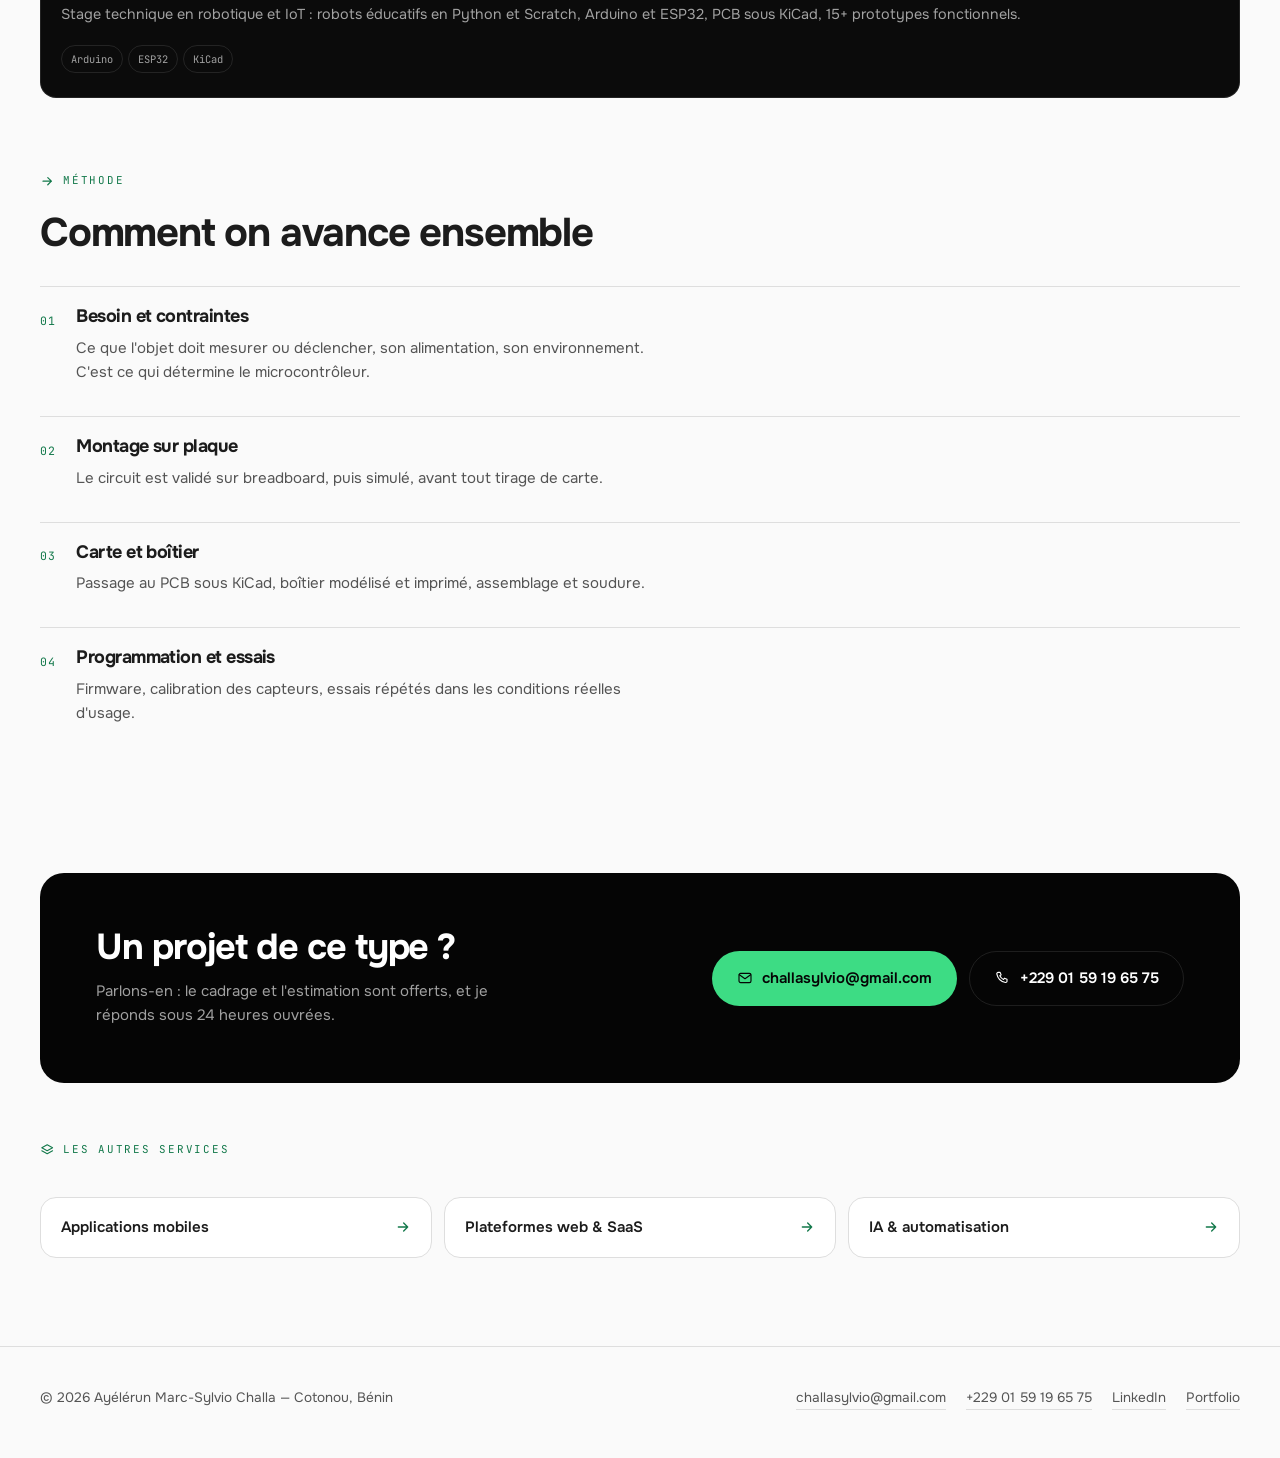
<file: services/systemes-embarques-iot.html>
<!DOCTYPE html>
<html lang="fr">
<head>
<meta charset="UTF-8" />
<meta name="viewport" content="width=device-width, initial-scale=1, viewport-fit=cover" />
<title>Systèmes embarqués & IoT — Marc-Sylvio CHALLA</title>
<meta name="description" content="Microcontrôleurs Arduino et ESP32, capteurs, afficheurs, moteurs — et la carte électronique qui va avec, routée sous KiCad et posée dans un boîtier imprimé en 3D. J'ai conçu et sou" />
<meta name="theme-color" content="#FAFAFA" />
<meta name="color-scheme" content="light" />
<link rel="preconnect" href="https://fonts.googleapis.com">
<link rel="preconnect" href="https://fonts.gstatic.com" crossorigin>
<link href="https://fonts.googleapis.com/css2?family=Onest:wght@400;500;600;700;800&family=JetBrains+Mono:wght@400;500;600&display=swap" rel="stylesheet">
<link rel="icon" href="data:image/svg+xml,<svg xmlns='http://www.w3.org/2000/svg' viewBox='0 0 48 48'><rect width='48' height='48' rx='12' fill='%23121212'/><text x='24' y='33' font-family='Helvetica,Arial,sans-serif' font-size='24' font-weight='700' fill='%23FFFFFF' text-anchor='middle'>M</text></svg>">
<link rel="stylesheet" href="../assets/page.css">
</head>
<body>

<svg width="0" height="0" style="position:absolute" aria-hidden="true" focusable="false">
  <symbol id="i-arr" viewBox="0 0 24 24" fill="none" stroke="currentColor" stroke-width="2" stroke-linecap="round" stroke-linejoin="round"><path d="M5 12h14M13 6l6 6-6 6"/></symbol>
  <symbol id="i-arr-ur" viewBox="0 0 24 24" fill="none" stroke="currentColor" stroke-width="2" stroke-linecap="round" stroke-linejoin="round"><path d="M7 17 17 7M8 7h9v9"/></symbol>
  <symbol id="i-mail" viewBox="0 0 24 24" fill="none" stroke="currentColor" stroke-width="1.7" stroke-linecap="round" stroke-linejoin="round"><rect x="3" y="5" width="18" height="14" rx="2.5"/><path d="m3.5 7 8.5 6 8.5-6"/></symbol>
  <symbol id="i-phone" viewBox="0 0 24 24" fill="none" stroke="currentColor" stroke-width="1.7" stroke-linecap="round" stroke-linejoin="round"><path d="M6.2 3.5h3l1.5 3.8-2 1.4a12 12 0 0 0 5.6 5.6l1.4-2 3.8 1.5v3a2 2 0 0 1-2.2 2A16.5 16.5 0 0 1 4.2 5.7a2 2 0 0 1 2-2.2Z"/></symbol>
  <symbol id="i-layers" viewBox="0 0 24 24" fill="none" stroke="currentColor" stroke-width="1.7" stroke-linecap="round" stroke-linejoin="round"><path d="m12 3 9 5-9 5-9-5 9-5Z"/><path d="m3 13 9 5 9-5"/></symbol>
  <symbol id="i-cpu" viewBox="0 0 24 24" fill="none" stroke="currentColor" stroke-width="1.7" stroke-linecap="round" stroke-linejoin="round"><rect x="6" y="6" width="12" height="12" rx="2.5"/><path d="M10 2v4M14 2v4M10 18v4M14 18v4M2 10h4M2 14h4M18 10h4M18 14h4"/></symbol>
  <symbol id="i-shield" viewBox="0 0 24 24" fill="none" stroke="currentColor" stroke-width="1.7" stroke-linecap="round" stroke-linejoin="round"><path d="M12 3l7.5 3v6c0 4.5-3.2 8-7.5 9.5C7.7 20 4.5 16.5 4.5 12V6L12 3Z"/><path d="m9.2 12 2 2 3.6-3.8"/></symbol>
</svg>

<a href="#main" class="sr-only">Aller au contenu</a>

<header class="hdr">
  <div class="shell hdr-bar">
    <a class="brand" href="../index.html">
      <img src="../assets/marc-sylvio.jpg" alt="" onerror="this.remove()">
      <span><b>Marc-Sylvio</b> <span>CHALLA</span></span>
    </a>
    <a class="back" href="../index.html#services"><svg><use href="#i-arr"/></svg> Retour au portfolio</a>
  </div>
</header>

<main id="main">

  <section class="shell hero">
    <p class="eyebrow"><svg aria-hidden="true"><use href="#i-cpu"/></svg> Service 03 — Systèmes embarqués &amp; IoT</p>
    <h1>Du code qui fait bouger de vrais objets.</h1>
    <p class="lead">Microcontrôleurs Arduino et ESP32, capteurs, afficheurs, moteurs — et la carte électronique qui va avec, routée sous KiCad et posée dans un boîtier imprimé en 3D. J'ai conçu et soudé plus de quinze prototypes fonctionnels pendant mon stage à Sèmè City Open Park.</p>
    <div class="hero-tags"><span class="chip">Arduino</span><span class="chip">ESP32</span><span class="chip">C / C++</span><span class="chip">Python</span><span class="chip">KiCad</span><span class="chip">Tinkercad</span><span class="chip">Wokwi</span></div>
  </section>

  <section class="shell">
    <div class="dark">
      <p class="eyebrow eyebrow--light"><svg aria-hidden="true"><use href="#i-layers"/></svg> Ce que ça couvre</p>
      <h2>Concrètement, ce que je livre</h2>
      <ul class="caps">
      <li class="cap">
        <span class="cap-n">01</span>
        <h3>Capteurs et actionneurs</h3>
        <p>Température et humidité (DHT11), distance par ultrason, afficheurs LCD en I2C, servomoteurs, bras articulés.</p>
      </li>
      <li class="cap">
        <span class="cap-n">02</span>
        <h3>Circuits imprimés</h3>
        <p>Schéma électrique, routage, vérification des règles de conception (DRC) et génération des fichiers Gerber sous KiCad.</p>
      </li>
      <li class="cap">
        <span class="cap-n">03</span>
        <h3>Prototypage rapide</h3>
        <p>Simulation sur Wokwi, modélisation du boîtier sur Tinkercad, impression 3D, soudure — l'objet existe avant d'être industrialisé.</p>
      </li>
      <li class="cap">
        <span class="cap-n">04</span>
        <h3>Robotique éducative</h3>
        <p>Robots autonomes programmés en Python et Scratch, et les supports pédagogiques pour les faire prendre en main par des jeunes.</p>
      </li>
      </ul>
    </div>
  </section>

  <section class="shell sec">
    <p class="eyebrow"><svg aria-hidden="true"><use href="#i-arr-ur"/></svg> Déjà fait</p>
    <h2>Ce que j'ai déjà construit là-dessus</h2>
    <p class="intro">Des projets réels, menés du premier schéma jusqu'à la mise en production.</p>
    <ul class="proofs">
      <li class="proof">
        <div class="proof-body">
          <h3>Sèmè City Open Park</h3>
          <p>Stage technique en robotique et IoT : robots éducatifs en Python et Scratch, Arduino et ESP32, PCB sous KiCad, 15+ prototypes fonctionnels.</p>
          <div class="proof-tags"><span>Arduino</span><span>ESP32</span><span>KiCad</span></div>
        </div>
      </li>
    </ul>
  </section>

  <section class="shell sec" style="padding-top:0">
    <p class="eyebrow"><svg aria-hidden="true"><use href="#i-arr"/></svg> Méthode</p>
    <h2>Comment on avance ensemble</h2>
    <ol class="steps">
      <li class="step"><h3>Besoin et contraintes</h3><p>Ce que l'objet doit mesurer ou déclencher, son alimentation, son environnement. C'est ce qui détermine le microcontrôleur.</p></li>
      <li class="step"><h3>Montage sur plaque</h3><p>Le circuit est validé sur breadboard, puis simulé, avant tout tirage de carte.</p></li>
      <li class="step"><h3>Carte et boîtier</h3><p>Passage au PCB sous KiCad, boîtier modélisé et imprimé, assemblage et soudure.</p></li>
      <li class="step"><h3>Programmation et essais</h3><p>Firmware, calibration des capteurs, essais répétés dans les conditions réelles d'usage.</p></li>
    </ol>
  </section>

  <section class="shell">
    <div class="cta">
      <div>
        <h2>Un projet de ce type&nbsp;?</h2>
        <p>Parlons-en : le cadrage et l'estimation sont offerts, et je réponds sous 24 heures ouvrées.</p>
      </div>
      <div class="cta-actions">
        <a class="btn btn--accent" href="mailto:challasylvio@gmail.com?subject=Systèmes%20embarqués%20%26%20IoT"><svg><use href="#i-mail"/></svg> challasylvio@gmail.com</a>
        <a class="btn btn--ghost" href="tel:+2290159196575"><svg><use href="#i-phone"/></svg> +229 01 59 19 65 75</a>
      </div>
    </div>
  </section>

  <section class="shell sec" style="padding-top:0">
    <p class="eyebrow"><svg aria-hidden="true"><use href="#i-layers"/></svg> Les autres services</p>
    <div class="more">
      <a href="applications-mobiles.html">Applications mobiles <svg><use href="#i-arr"/></svg></a>
      <a href="plateformes-web-saas.html">Plateformes web &amp; SaaS <svg><use href="#i-arr"/></svg></a>
      <a href="ia-automatisation.html">IA &amp; automatisation <svg><use href="#i-arr"/></svg></a>
    </div>
  </section>

</main>

<footer class="ftr">
  <div class="shell ftr-in">
    <span>© <span id="y">2026</span> Ayélérun Marc-Sylvio Challa — Cotonou, Bénin</span>
    <span class="ftr-links">
      <a href="mailto:challasylvio@gmail.com">challasylvio@gmail.com</a>
      <a href="tel:+2290159196575">+229 01 59 19 65 75</a>
      <a href="https://www.linkedin.com/in/sylvio-challa-322807412" target="_blank" rel="noopener noreferrer">LinkedIn</a>
      <a href="../index.html">Portfolio</a>
    </span>
  </div>
</footer>

<script>document.getElementById('y').textContent = new Date().getFullYear();</script>
</body>
</html>
</file>
<file: assets/page.css>
/* ============================================================
   Feuille de style des pages de service
   Mêmes jetons que index.html — greyscale + accent vert.
   ============================================================ */

:root{
  --ink:#000; --dark-950:#050505; --dark-900:#0B0B0B; --dark-850:#131313;
  --dark-800:#1C1C1C; --dark-700:#2B2B2B;
  --white:#FFF; --paper:#FAFAFA; --paper-2:#F0F0F0; --line:#DEDEDE;
  --line-dark:rgba(255,255,255,.10);
  --fg-dark:#1C1C1C; --fg-muted:#545454; --fg-light:#FFF;
  --fg-dim:rgba(255,255,255,.62); --fg-faint:rgba(255,255,255,.58);
  --accent:#3DDC84; --accent-ink:#12784A; --accent-dot:#22C55E;
  --r-pill:999px; --r-xl:1.5rem; --r-lg:1rem; --r-md:.75rem;
  --ease-out:cubic-bezier(.23,1,.32,1);
  --d-hover:220ms;
  --shell:min(1200px, 100% - clamp(1.25rem,5vw,4rem));
}

*,*::before,*::after{ box-sizing:border-box }
html{ -webkit-text-size-adjust:100% }
body{
  margin:0; background:var(--paper); color:var(--fg-dark);
  font-family:'Onest',system-ui,-apple-system,'Segoe UI',sans-serif;
  font-size:16px; line-height:1.6; overflow-x:hidden;
  -webkit-font-smoothing:antialiased;
}
img{ max-width:100%; display:block }
a{ color:inherit }
h1,h2,h3,h4{ margin:0; line-height:1.05; letter-spacing:-.03em; font-weight:700 }
p{ margin:0 }
ul,ol{ margin:0; padding:0; list-style:none }

.shell{ width:var(--shell); margin-inline:auto }
.sr-only{
  position:absolute; width:1px; height:1px; padding:0; margin:-1px;
  overflow:hidden; clip:rect(0 0 0 0); white-space:nowrap; border:0;
}
:focus-visible{ outline:2px solid var(--accent-ink); outline-offset:3px; border-radius:4px }

/* ---------- Header ---------- */
.hdr{ position:sticky; top:0; z-index:40; padding:.9rem 0;
  background:color-mix(in srgb, var(--paper) 82%, transparent);
  backdrop-filter:blur(14px) saturate(1.4); }
.hdr-bar{ display:flex; align-items:center; justify-content:space-between; gap:1rem }
.brand{
  display:inline-flex; align-items:center; gap:.6rem; text-decoration:none;
  background:var(--white); border:1px solid var(--line);
  border-radius:var(--r-pill); padding:.4rem .95rem .4rem .4rem;
  font-size:.9rem; box-shadow:0 1px 2px rgba(0,0,0,.04);
}
.brand img{ width:2rem; height:2rem; border-radius:50%; object-fit:cover }
.brand b{ font-weight:700; letter-spacing:-.02em }
.brand span{ color:var(--fg-muted); font-weight:500 }
.back{
  display:inline-flex; align-items:center; gap:.5rem; text-decoration:none;
  border:1px solid var(--line); background:var(--white);
  border-radius:var(--r-pill); padding:.55rem 1.05rem;
  font-size:.85rem; font-weight:500; white-space:nowrap;
  transition:transform var(--d-hover) var(--ease-out), border-color var(--d-hover) ease;
}
.back svg{ width:.9rem; height:.9rem; transform:rotate(180deg) }
@media (hover:hover) and (pointer:fine){ .back:hover{ transform:translateX(-3px); border-color:var(--fg-dark) } }

/* ---------- Blocs génériques ---------- */
.eyebrow{
  display:inline-flex; align-items:center; gap:.55rem;
  font-family:'JetBrains Mono',ui-monospace,monospace;
  font-size:.68rem; letter-spacing:.16em; text-transform:uppercase;
  color:var(--accent-ink); margin:0;
}
.eyebrow svg{ width:.9rem; height:.9rem }
.eyebrow--light{ color:var(--accent) }

.hero{ padding:clamp(3rem,8vw,6rem) 0 clamp(2rem,5vw,3.5rem) }
.hero h1{ font-size:clamp(2.25rem,6.5vw,4.5rem); margin-top:1.25rem; max-width:16ch }
.hero .lead{
  margin-top:1.5rem; max-width:56ch; font-size:clamp(1rem,1.8vw,1.1875rem);
  color:var(--fg-muted); line-height:1.6;
}
.hero-tags{ display:flex; flex-wrap:wrap; gap:.45rem; margin-top:1.75rem }
.chip{
  font-family:'JetBrains Mono',ui-monospace,monospace; font-size:.7rem;
  letter-spacing:.04em; padding:.4rem .75rem; border-radius:var(--r-pill);
  border:1px solid var(--line); background:var(--white); color:var(--fg-muted);
}

.sec{ padding:clamp(2.5rem,6vw,4.5rem) 0 }
.sec h2{ font-size:clamp(1.6rem,3.6vw,2.5rem); margin-top:1rem; max-width:22ch }
.sec .intro{ margin-top:1rem; max-width:58ch; color:var(--fg-muted) }

/* Bande sombre */
.dark{
  background:var(--dark-950); color:var(--fg-light);
  border-radius:var(--r-xl); margin-block:clamp(2rem,5vw,3.5rem);
  padding:clamp(2rem,5vw,3.5rem) clamp(1.25rem,4vw,3rem);
}
.dark h2{ color:var(--fg-light) }
.dark .intro{ color:var(--fg-dim) }

/* Liste de capacités */
.caps{ display:grid; gap:1rem; margin-top:2rem; grid-template-columns:1fr }
@media (min-width:720px){ .caps{ grid-template-columns:1fr 1fr } }
.cap{
  background:var(--white); border:1px solid var(--line); border-radius:var(--r-lg);
  padding:1.5rem; display:flex; flex-direction:column; gap:.6rem;
}
.dark .cap{ background:var(--dark-900); border-color:var(--line-dark) }
.cap-n{
  font-family:'JetBrains Mono',ui-monospace,monospace; font-size:.68rem;
  letter-spacing:.14em; color:var(--accent-ink);
}
.dark .cap-n{ color:var(--accent) }
.cap h3{ font-size:1.0625rem; letter-spacing:-.02em }
.cap p{ font-size:.9375rem; color:var(--fg-muted) }
.dark .cap p{ color:var(--fg-dim) }

/* Preuves : projets liés */
.proofs{ display:grid; gap:1.25rem; margin-top:2rem;
  grid-template-columns:repeat(auto-fit,minmax(min(100%,20rem),1fr)) }
.proof{
  border:1px solid var(--line-dark); border-radius:var(--r-lg);
  overflow:hidden; background:var(--dark-900); display:flex; flex-direction:column;
}
.proof-shot{ aspect-ratio:16/10; overflow:hidden; background:#0F0F0F; position:relative }
.proof-shot img{ width:100%; height:100%; object-fit:cover; object-position:top center;
  transition:transform 1s var(--ease-out) }
@media (hover:hover) and (pointer:fine){ .proof:hover .proof-shot img{ transform:scale(1.05) } }
.proof-body{ padding:1.25rem 1.25rem 1.5rem; display:flex; flex-direction:column; gap:.6rem; flex:1 }
.proof-body h3{ font-size:1.125rem; color:var(--fg-light) }
.proof-body p{ font-size:.9rem; color:var(--fg-dim) }
.proof-tags{ display:flex; flex-wrap:wrap; gap:.35rem; margin-top:auto; padding-top:.6rem }
.proof-tags span{
  font-family:'JetBrains Mono',ui-monospace,monospace; font-size:.65rem;
  padding:.3rem .55rem; border-radius:var(--r-pill);
  border:1px solid var(--line-dark); color:var(--fg-dim);
}

/* Étapes */
.steps{ counter-reset:st; display:grid; gap:.75rem; margin-top:2rem }
.step{
  counter-increment:st; display:grid; gap:.35rem .1rem; align-items:start;
  grid-template-columns:auto 1fr; column-gap:1.25rem;
  padding:1.25rem 0; border-top:1px solid var(--line);
}
.step::before{
  content:counter(st,decimal-leading-zero);
  font-family:'JetBrains Mono',ui-monospace,monospace; font-size:.72rem;
  color:var(--accent-ink); padding-top:.3rem; letter-spacing:.1em;
}
.step h3{ font-size:1.125rem }
.step p{ grid-column:2; font-size:.9375rem; color:var(--fg-muted); max-width:60ch }

/* CTA */
.cta{
  background:var(--dark-950); color:var(--fg-light); border-radius:var(--r-xl);
  padding:clamp(2rem,5vw,3.5rem); margin-block:clamp(2rem,5vw,3.5rem);
  display:flex; flex-wrap:wrap; align-items:center; justify-content:space-between;
  gap:1.75rem;
}
.cta h2{ font-size:clamp(1.5rem,3.4vw,2.25rem); max-width:18ch; color:var(--fg-light) }
.cta p{ margin-top:.75rem; color:var(--fg-dim); font-size:.9375rem; max-width:40ch }
.cta-actions{ display:flex; flex-wrap:wrap; gap:.75rem }
.btn{
  display:inline-flex; align-items:center; gap:.6rem; text-decoration:none;
  border-radius:var(--r-pill); padding:.9rem 1.5rem; font-size:.9375rem;
  font-weight:600; border:1px solid transparent; cursor:pointer;
  transition:transform var(--d-hover) var(--ease-out), background var(--d-hover) ease;
}
.btn--accent{ background:var(--accent); color:var(--dark-950) }
.btn--ghost{ border-color:var(--line-dark); color:var(--fg-light) }
@media (hover:hover) and (pointer:fine){
  .btn:hover{ transform:translateY(-2px) }
  .btn--ghost:hover{ background:rgba(255,255,255,.07) }
}
.btn svg{ width:1rem; height:1rem }

/* Pied de page */
.ftr{ border-top:1px solid var(--line); padding:2.5rem 0 3rem; margin-top:1rem }
.ftr-in{ display:flex; flex-wrap:wrap; gap:1rem 2rem; justify-content:space-between;
  align-items:center; font-size:.85rem; color:var(--fg-muted) }
.ftr a{ text-decoration:none; border-bottom:1px solid var(--line) }
@media (hover:hover) and (pointer:fine){ .ftr a:hover{ border-color:var(--fg-dark) } }
.ftr-links{ display:flex; flex-wrap:wrap; gap:.35rem 1.25rem }

/* Autres services */
.more{ display:grid; gap:.75rem; margin-top:2rem;
  grid-template-columns:repeat(auto-fit,minmax(min(100%,15rem),1fr)) }
.more a{
  display:flex; align-items:center; justify-content:space-between; gap:1rem;
  text-decoration:none; background:var(--white); border:1px solid var(--line);
  border-radius:var(--r-lg); padding:1.1rem 1.25rem; font-weight:600; font-size:.9375rem;
  transition:transform var(--d-hover) var(--ease-out), border-color var(--d-hover) ease;
}
.more svg{ width:1rem; height:1rem; color:var(--accent-ink); flex:none }
@media (hover:hover) and (pointer:fine){ .more a:hover{ transform:translateY(-2px); border-color:var(--fg-dark) } }

@media (prefers-reduced-motion:reduce){
  *,*::before,*::after{ animation-duration:.001ms!important; transition-duration:.001ms!important }
}
</file>
